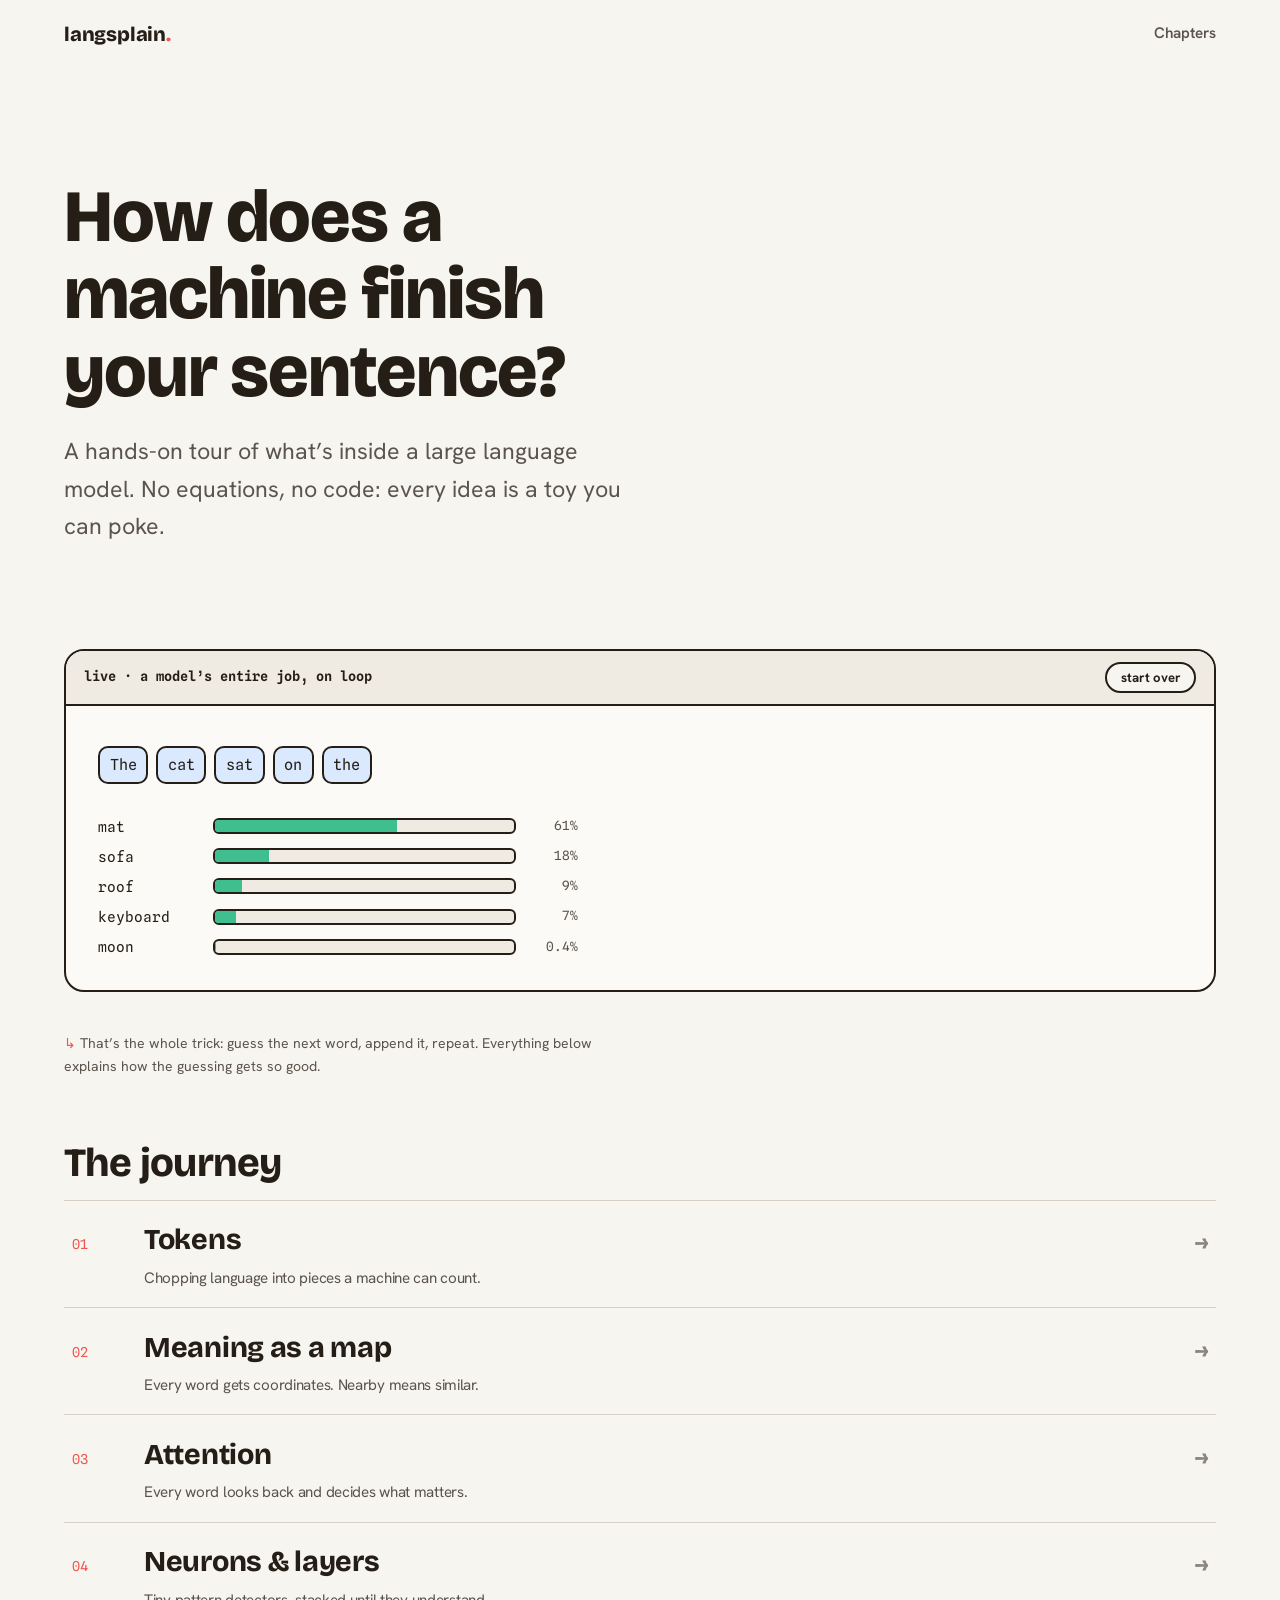
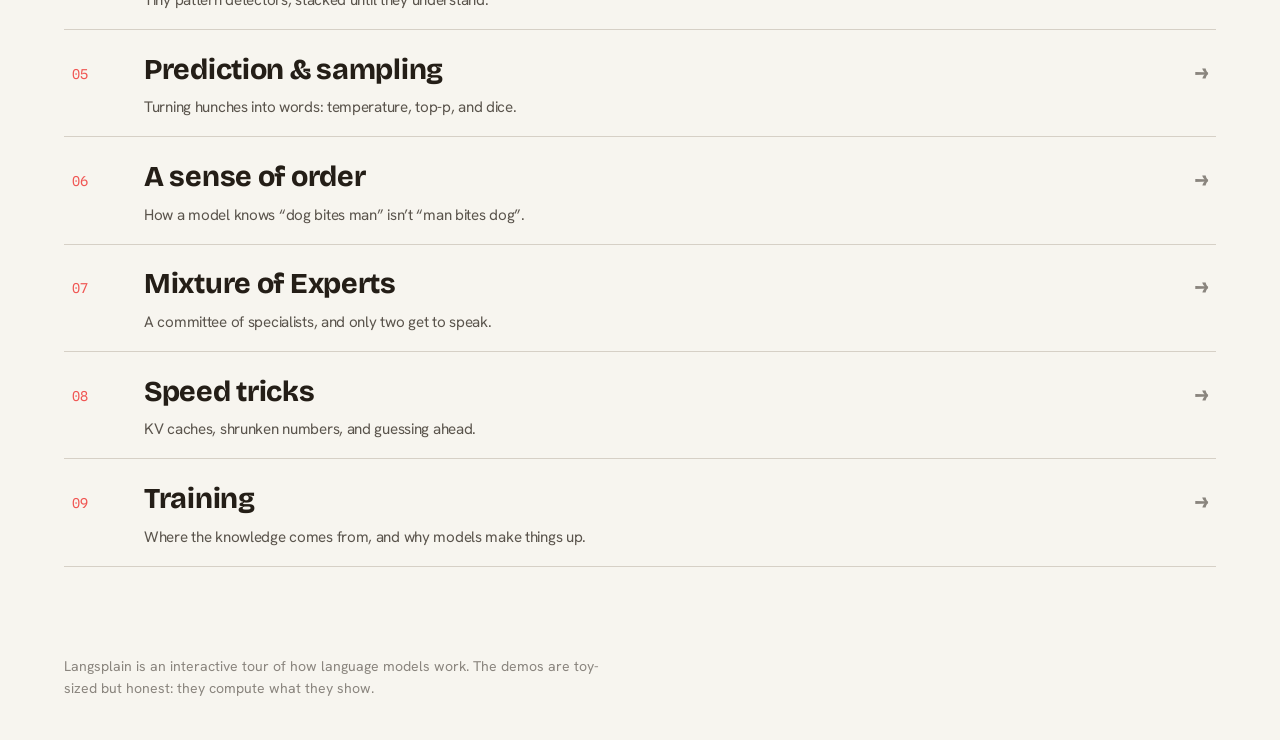
<file: index.html>
<!doctype html>
<html lang="en">
<head>
<meta charset="utf-8">
<meta name="viewport" content="width=device-width, initial-scale=1">
<title>Langsplain · how language models actually work</title>
<meta name="description" content="An interactive tour of modern LLM architecture: attention, experts, sampling and more. No math, all play.">
<link rel="preconnect" href="https://fonts.googleapis.com">
<link rel="preconnect" href="https://fonts.gstatic.com" crossorigin>
<link href="https://fonts.googleapis.com/css2?family=Bricolage+Grotesque:opsz,wght@12..96,400..800&family=Hanken+Grotesk:wght@400;600;700&family=Spline+Sans+Mono:wght@400;600&display=swap" rel="stylesheet">
<link rel="stylesheet" href="assets/css/site.css">
<link rel="icon" href="assets/favicon.svg" type="image/svg+xml">
<link rel="canonical" href="https://langsplain.com/">
<meta name="theme-color" content="#f7f4ec">
<meta property="og:type" content="website">
<meta property="og:site_name" content="Langsplain">
<meta property="og:title" content="Langsplain · how language models actually work">
<meta property="og:description" content="An interactive tour of modern LLM architecture: attention, experts, sampling and more. No math, all play.">
<meta property="og:url" content="https://langsplain.com/">
<meta property="og:image" content="https://langsplain.com/assets/og.png">
<meta property="og:image:width" content="1200">
<meta property="og:image:height" content="630">
<meta name="twitter:card" content="summary_large_image">
<meta name="twitter:title" content="Langsplain · how language models actually work">
<meta name="twitter:description" content="An interactive tour of modern LLM architecture: attention, experts, sampling and more. No math, all play.">
<meta name="twitter:image" content="https://langsplain.com/assets/og.png">
<link rel="apple-touch-icon" href="assets/apple-touch-icon.png">
<link rel="icon" type="image/png" sizes="32x32" href="assets/icon-32.png">
<style>
  .hero { padding: clamp(3rem, 9vw, 7rem) 0 clamp(2rem, 5vw, 4rem); }
  .hero h1 { max-width: 14ch; }
  .hero .lede { font-size: clamp(1.15rem, 2.4vw, 1.45rem); color: var(--ink-soft); margin-top: 1.4rem; max-width: 44ch; }

  /* Journey list */
  .journey { list-style: none; counter-reset: ch; margin-top: 1rem; }
  .journey li { counter-increment: ch; border-top: 1px solid var(--line); }
  .journey li:last-child { border-bottom: 1px solid var(--line); }
  .journey a {
    display: grid;
    grid-template-columns: 3.5rem 1fr auto;
    align-items: baseline;
    gap: 1rem;
    padding: 1.05rem 0.5rem;
    text-decoration: none;
    color: var(--ink);
    transition: background var(--t-fast) var(--ease-out), transform var(--t-med) var(--ease-out);
  }
  .journey a::before {
    content: counter(ch, decimal-leading-zero);
    font-family: var(--font-mono);
    font-size: 0.85rem;
    color: var(--coral);
  }
  .journey .t { font-family: var(--font-display); font-weight: 750; font-size: clamp(1.25rem, 3vw, 1.8rem); letter-spacing: -0.01em; }
  .journey .hook { display: block; font-size: 0.95rem; color: var(--ink-soft); font-family: var(--font-body); font-weight: 400; margin-top: 0.15rem; }
  .journey .arrow { font-family: var(--font-display); font-weight: 800; font-size: 1.3rem; color: var(--ink-faint); transition: transform var(--t-med) var(--ease-out), color var(--t-fast); }
  .journey a:hover { background: var(--marigold-tint); }
  .journey a:hover .arrow { transform: translateX(6px); color: var(--coral); }

  /* Hero demo bits */
  #hero-demo .prompt-row { display: flex; flex-wrap: wrap; gap: 0.5rem; align-items: center; min-height: 3.4rem; }
  .prob-bars { display: grid; gap: 0.45rem; margin-top: 1.4rem; max-width: 30rem; }
  .prob-bar { display: grid; grid-template-columns: 6.5rem 1fr 3.2rem; gap: 0.7rem; align-items: center; font-family: var(--font-mono); font-size: 0.9rem; }
  .prob-bar .bar { height: 16px; border: 2px solid var(--ink); border-radius: 6px; overflow: hidden; background: var(--paper-deep); }
  .prob-bar .fill { height: 100%; background: var(--mint); width: 0%; }
  .prob-bar .pct { color: var(--ink-soft); font-size: 0.8rem; text-align: right; }
  .prob-bar.winner .fill { background: var(--coral); }
</style>
</head>
<body>

<header class="wrap">
  <nav class="site-nav" aria-label="Site">
    <a class="brand" href="./">langsplain<span class="dot">.</span></a>
    <div class="nav-links">
      <a href="#journey">Chapters</a>
    </div>
  </nav>
</header>

<main class="wrap">
  <section class="hero">
    <h1>How does a machine finish your sentence?</h1>
    <p class="lede">A hands-on tour of what’s inside a large language model. No equations, no code: every idea is a toy you can poke.</p>
  </section>

  <section aria-label="Live demo: next-word prediction">
    <div class="stage">
      <div class="stage-bar">
        <span class="stage-title">live · a model’s entire job, on loop</span>
        <button class="btn small" id="hero-again">start over</button>
      </div>
      <div class="stage-body" id="hero-demo">
        <noscript><p>The demos on this site need JavaScript.</p></noscript>
      </div>
    </div>
    <p class="hint">That’s the whole trick: guess the next word, append it, repeat. Everything below explains how the guessing gets so good.</p>
  </section>

  <section class="section" id="journey" aria-labelledby="journey-title">
    <h2 id="journey-title">The journey</h2>
    <ol class="journey">
      <li><a href="tokens/"><span class="t">Tokens<span class="hook">Chopping language into pieces a machine can count.</span></span><span class="arrow">→</span></a></li>
      <li><a href="embeddings/"><span class="t">Meaning as a map<span class="hook">Every word gets coordinates. Nearby means similar.</span></span><span class="arrow">→</span></a></li>
      <li><a href="attention/"><span class="t">Attention<span class="hook">Every word looks back and decides what matters.</span></span><span class="arrow">→</span></a></li>
      <li><a href="layers/"><span class="t">Neurons &amp; layers<span class="hook">Tiny pattern detectors, stacked until they understand.</span></span><span class="arrow">→</span></a></li>
      <li><a href="prediction/"><span class="t">Prediction &amp; sampling<span class="hook">Turning hunches into words: temperature, top-p, and dice.</span></span><span class="arrow">→</span></a></li>
      <li><a href="position/"><span class="t">A sense of order<span class="hook">How a model knows “dog bites man” isn’t “man bites dog”.</span></span><span class="arrow">→</span></a></li>
      <li><a href="experts/"><span class="t">Mixture of Experts<span class="hook">A committee of specialists, and only two get to speak.</span></span><span class="arrow">→</span></a></li>
      <li><a href="speed/"><span class="t">Speed tricks<span class="hook">KV caches, shrunken numbers, and guessing ahead.</span></span><span class="arrow">→</span></a></li>
      <li><a href="training/"><span class="t">Training<span class="hook">Where the knowledge comes from, and why models make things up.</span></span><span class="arrow">→</span></a></li>
    </ol>
  </section>
</main>

<footer class="site-footer wrap">
  <p>Langsplain is an interactive tour of how language models work. The demos are toy-sized but honest: they compute what they show.</p>
</footer>

<script type="module" src="assets/js/home.js"></script>
</body>
</html>
</file>
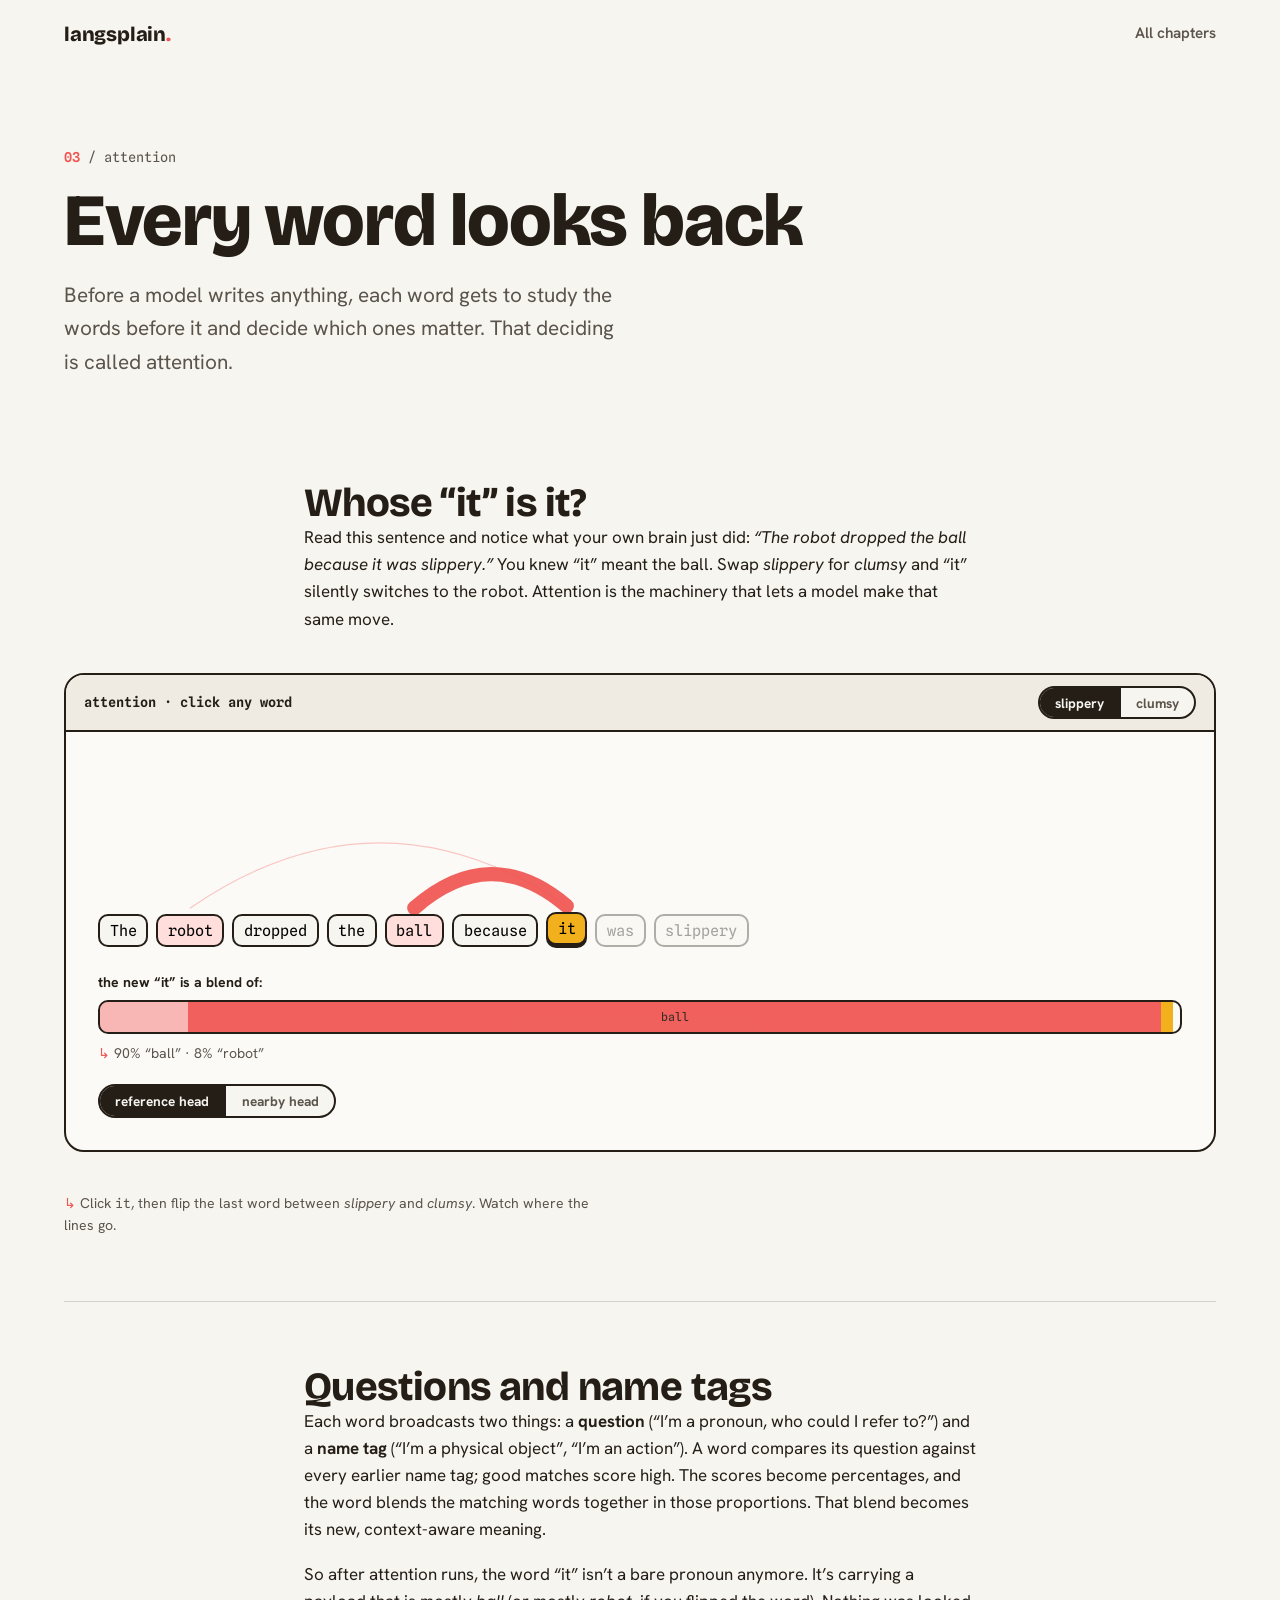
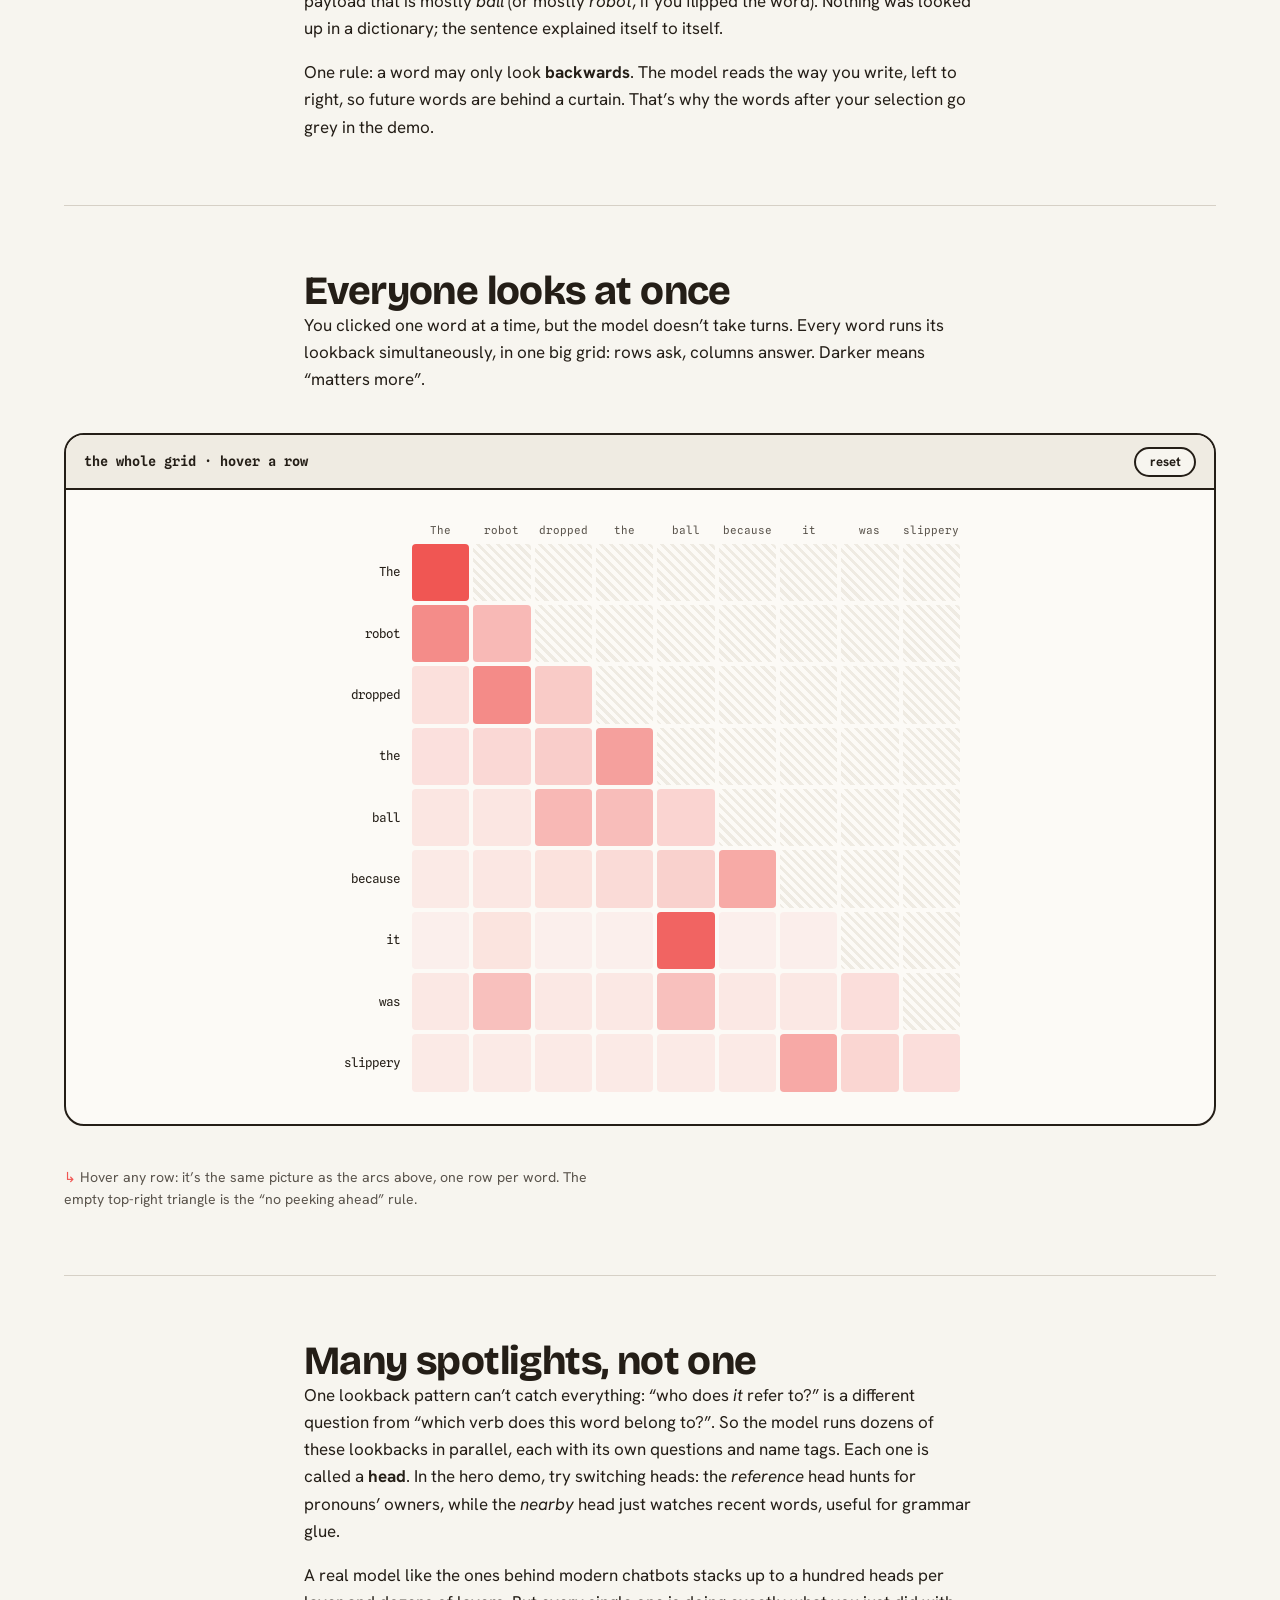
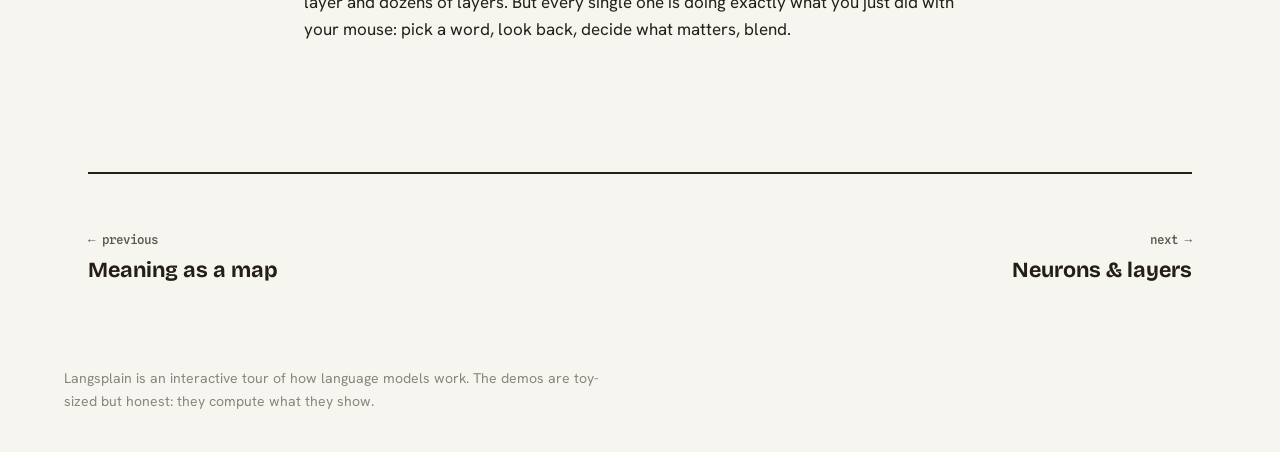
<file: attention/index.html>
<!doctype html>
<html lang="en">
<head>
<meta charset="utf-8">
<meta name="viewport" content="width=device-width, initial-scale=1">
<title>Attention · Langsplain</title>
<meta name="description" content="Play with attention: click a word and watch it decide which earlier words matter.">
<link rel="preconnect" href="https://fonts.googleapis.com">
<link rel="preconnect" href="https://fonts.gstatic.com" crossorigin>
<link href="https://fonts.googleapis.com/css2?family=Bricolage+Grotesque:opsz,wght@12..96,400..800&family=Hanken+Grotesk:wght@400;600;700&family=Spline+Sans+Mono:wght@400;600&display=swap" rel="stylesheet">
<link rel="stylesheet" href="../assets/css/site.css">
<link rel="icon" href="../assets/favicon.svg" type="image/svg+xml">
<link rel="canonical" href="https://langsplain.com/attention/">
<meta name="theme-color" content="#f7f4ec">
<meta property="og:type" content="website">
<meta property="og:site_name" content="Langsplain">
<meta property="og:title" content="Attention · Langsplain">
<meta property="og:description" content="Play with attention: click a word and watch it decide which earlier words matter.">
<meta property="og:url" content="https://langsplain.com/attention/">
<meta property="og:image" content="https://langsplain.com/assets/og.png">
<meta property="og:image:width" content="1200">
<meta property="og:image:height" content="630">
<meta name="twitter:card" content="summary_large_image">
<meta name="twitter:title" content="Attention · Langsplain">
<meta name="twitter:description" content="Play with attention: click a word and watch it decide which earlier words matter.">
<meta name="twitter:image" content="https://langsplain.com/assets/og.png">
<link rel="apple-touch-icon" href="../assets/apple-touch-icon.png">
<link rel="icon" type="image/png" sizes="32x32" href="../assets/icon-32.png">
</head>
<body>

<header class="wrap">
  <nav class="site-nav" aria-label="Site">
    <a class="brand" href="../">langsplain<span class="dot">.</span></a>
    <div class="nav-links">
      <a href="../#journey">All chapters</a>
    </div>
  </nav>
</header>

<main class="wrap">
  <header class="chapter-head">
    <p class="kicker"><b>03</b> / attention</p>
    <h1>Every word looks back</h1>
    <p class="lede">Before a model writes anything, each word gets to study the words before it and decide which ones matter. That deciding is called attention.</p>
  </header>

  <!-- ============ Hero demo: whose "it"? ============ -->
  <section class="section" aria-labelledby="demo1-title">
    <div class="prose">
      <h2 id="demo1-title">Whose “it” is it?</h2>
      <p>Read this sentence and notice what your own brain just did: <em>“The robot dropped the ball because it was slippery.”</em> You knew “it” meant the ball. Swap <em>slippery</em> for <em>clumsy</em> and “it” silently switches to the robot. Attention is the machinery that lets a model make that same move.</p>
    </div>

    <div class="stage">
      <div class="stage-bar">
        <span class="stage-title">attention · click any word</span>
        <div class="seg" role="group" aria-label="Last word of the sentence" id="adj-toggle"></div>
      </div>
      <div class="stage-body" id="hero-demo">
        <noscript><p>This demo needs JavaScript.</p></noscript>
      </div>
    </div>
    <p class="hint">Click <span class="mono">it</span>, then flip the last word between <em>slippery</em> and <em>clumsy</em>. Watch where the lines go.</p>
  </section>

  <!-- ============ How the deciding works ============ -->
  <section class="section" aria-labelledby="how-title">
    <div class="prose">
      <h2 id="how-title">Questions and name tags</h2>
      <p>Each word broadcasts two things: a <strong>question</strong> (“I’m a pronoun, who could I refer to?”) and a <strong>name tag</strong> (“I’m a physical object”, “I’m an action”). A word compares its question against every earlier name tag; good matches score high. The scores become percentages, and the word blends the matching words together in those proportions. That blend becomes its new, context-aware meaning.</p>
      <p>So after attention runs, the word “it” isn’t a bare pronoun anymore. It’s carrying a payload that is mostly <em>ball</em> (or mostly <em>robot</em>, if you flipped the word). Nothing was looked up in a dictionary; the sentence explained itself to itself.</p>
      <p>One rule: a word may only look <strong>backwards</strong>. The model reads the way you write, left to right, so future words are behind a curtain. That’s why the words after your selection go grey in the demo.</p>
    </div>
  </section>

  <!-- ============ Everyone at once ============ -->
  <section class="section" aria-labelledby="demo2-title">
    <div class="prose">
      <h2 id="demo2-title">Everyone looks at once</h2>
      <p>You clicked one word at a time, but the model doesn’t take turns. Every word runs its lookback simultaneously, in one big grid: rows ask, columns answer. Darker means “matters more”.</p>
    </div>

    <div class="stage">
      <div class="stage-bar">
        <span class="stage-title">the whole grid · hover a row</span>
        <button class="btn small" id="grid-reset">reset</button>
      </div>
      <div class="stage-body" id="grid-demo"></div>
    </div>
    <p class="hint">Hover any row: it’s the same picture as the arcs above, one row per word. The empty top-right triangle is the “no peeking ahead” rule.</p>
  </section>

  <!-- ============ Heads ============ -->
  <section class="section" aria-labelledby="heads-title">
    <div class="prose">
      <h2 id="heads-title">Many spotlights, not one</h2>
      <p>One lookback pattern can’t catch everything: “who does <em>it</em> refer to?” is a different question from “which verb does this word belong to?”. So the model runs dozens of these lookbacks in parallel, each with its own questions and name tags. Each one is called a <strong>head</strong>. In the hero demo, try switching heads: the <em>reference</em> head hunts for pronouns’ owners, while the <em>nearby</em> head just watches recent words, useful for grammar glue.</p>
      <p>A real model like the ones behind modern chatbots stacks up to a hundred heads per layer and dozens of layers. But every single one is doing exactly what you just did with your mouse: pick a word, look back, decide what matters, blend.</p>
    </div>
  </section>

  <nav class="pager wrap" aria-label="Chapters">
    <a href="../embeddings/"><span class="dir">← previous</span>Meaning as a map</a>
    <a class="next" href="../layers/"><span class="dir">next →</span>Neurons &amp; layers</a>
  </nav>
</main>

<footer class="site-footer wrap">
  <p>Langsplain is an interactive tour of how language models work. The demos are toy-sized but honest: they compute what they show.</p>
</footer>

<script type="module" src="../assets/js/attention.js"></script>
</body>
</html>
</file>
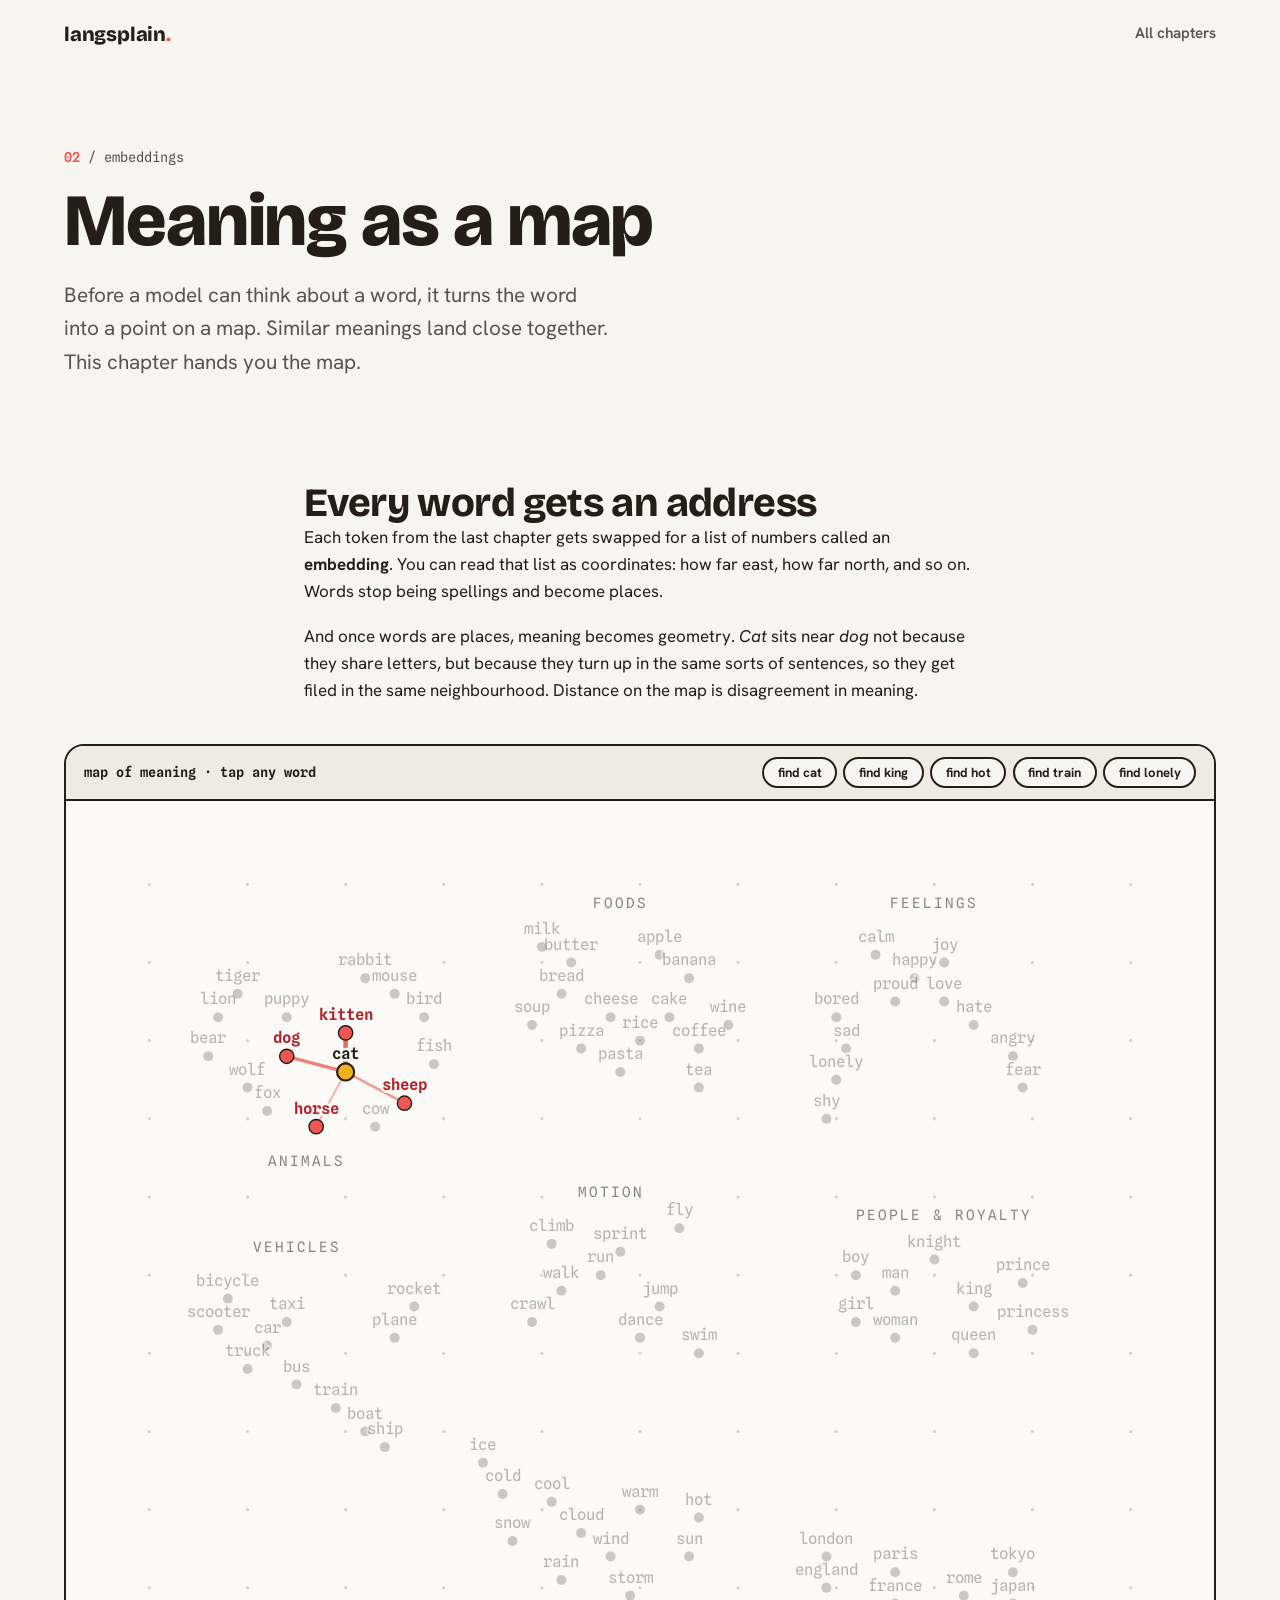
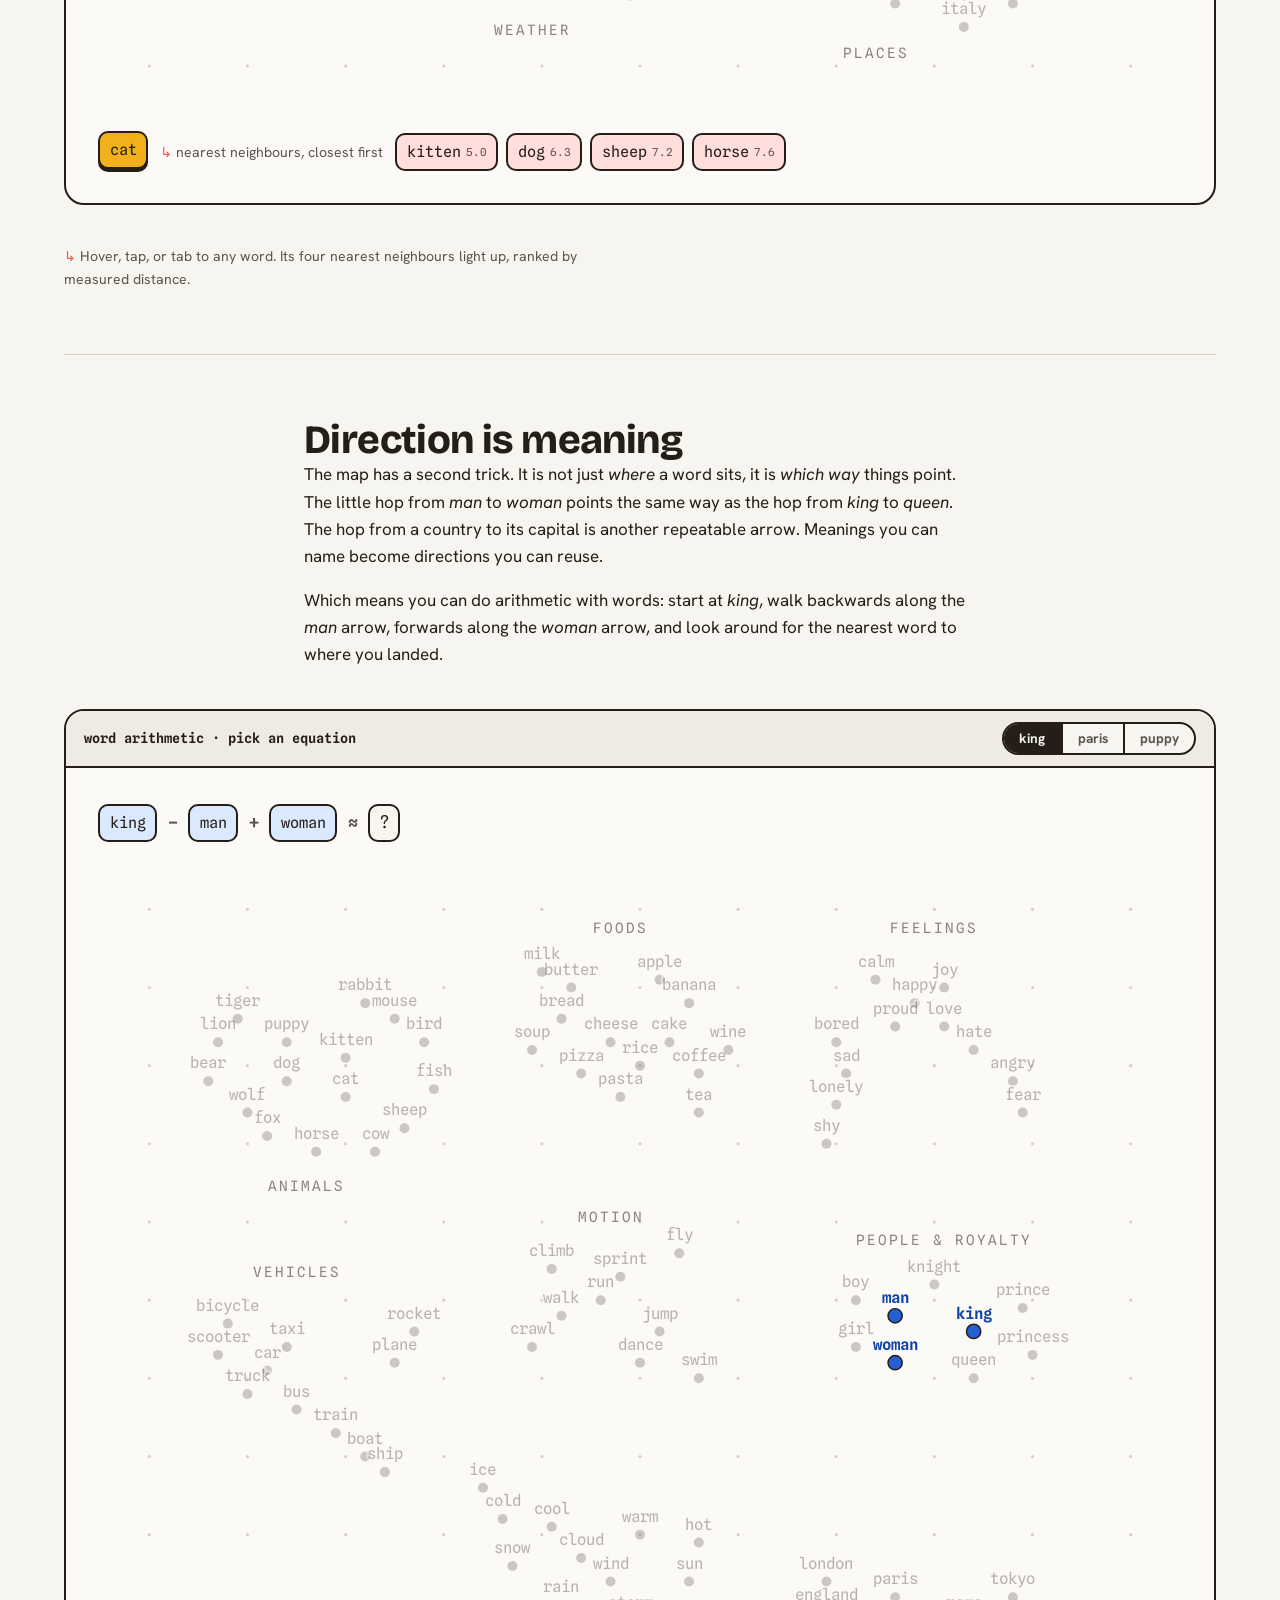
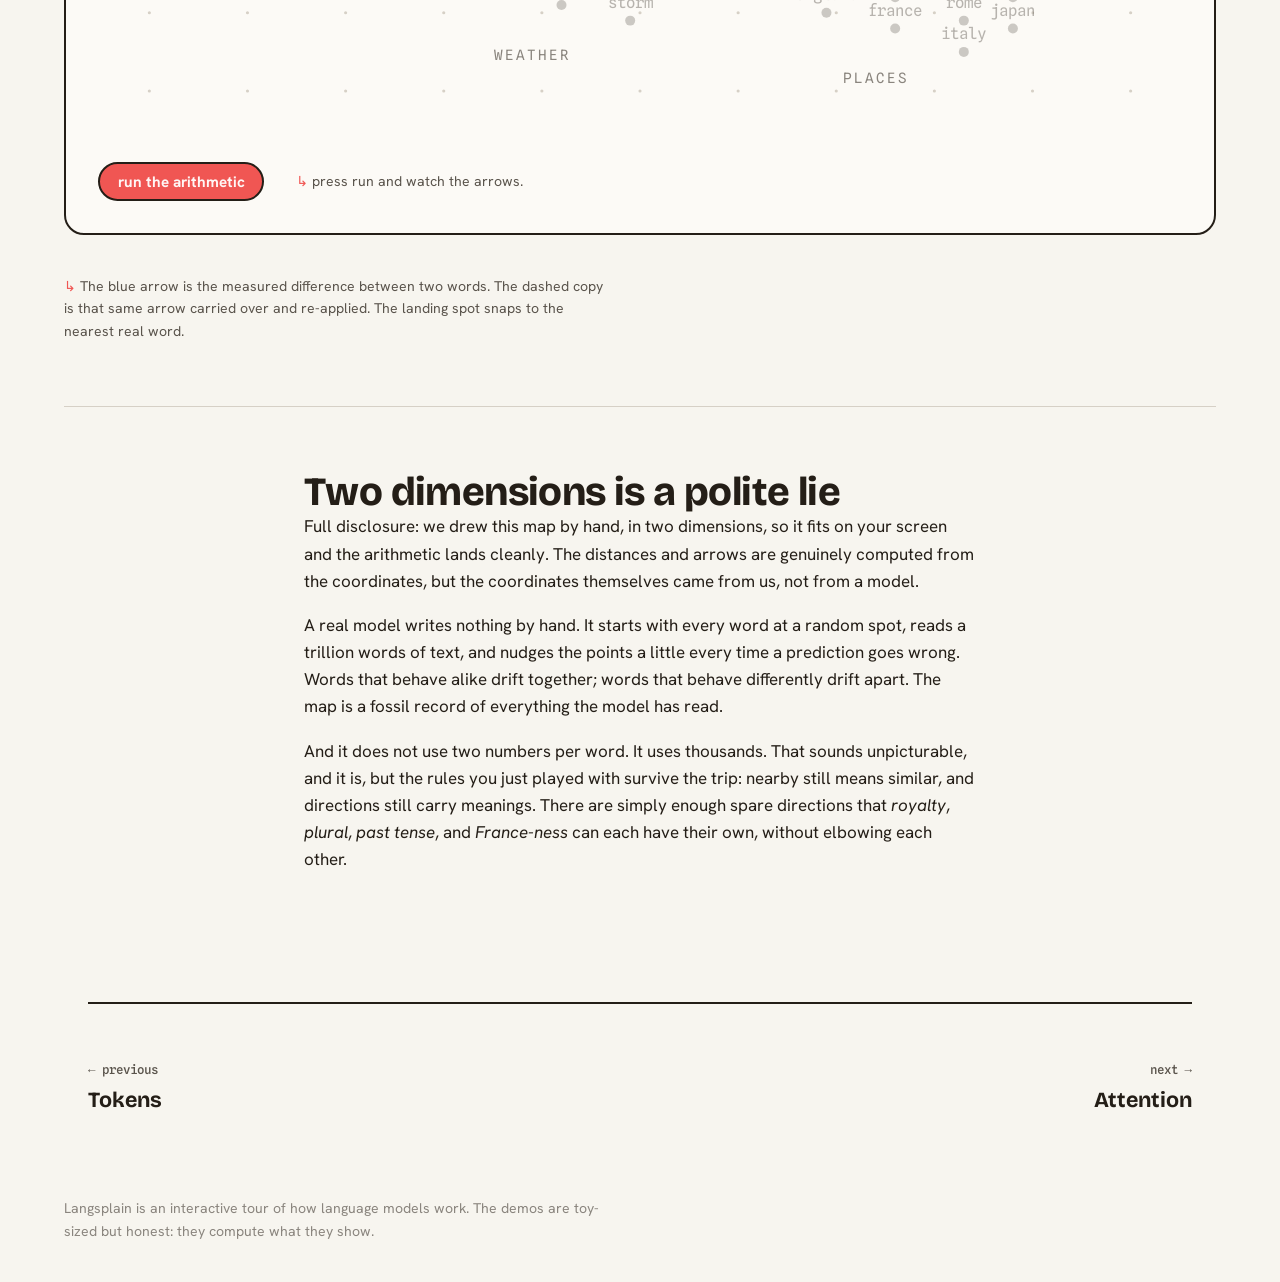
<file: embeddings/index.html>
<!doctype html>
<html lang="en">
<head>
<meta charset="utf-8">
<meta name="viewport" content="width=device-width, initial-scale=1">
<title>Embeddings · Langsplain</title>
<meta name="description" content="Play with a map of meaning: every word becomes coordinates, neighbours mean neighbours, and word arithmetic actually works.">
<link rel="preconnect" href="https://fonts.googleapis.com">
<link rel="preconnect" href="https://fonts.gstatic.com" crossorigin>
<link href="https://fonts.googleapis.com/css2?family=Bricolage+Grotesque:opsz,wght@12..96,400..800&family=Hanken+Grotesk:wght@400;600;700&family=Spline+Sans+Mono:wght@400;600&display=swap" rel="stylesheet">
<link rel="stylesheet" href="../assets/css/site.css">
<link rel="icon" href="../assets/favicon.svg" type="image/svg+xml">
<link rel="canonical" href="https://langsplain.com/embeddings/">
<meta name="theme-color" content="#f7f4ec">
<meta property="og:type" content="website">
<meta property="og:site_name" content="Langsplain">
<meta property="og:title" content="Embeddings · Langsplain">
<meta property="og:description" content="Play with a map of meaning: every word becomes coordinates, neighbours mean neighbours, and word arithmetic actually works.">
<meta property="og:url" content="https://langsplain.com/embeddings/">
<meta property="og:image" content="https://langsplain.com/assets/og.png">
<meta property="og:image:width" content="1200">
<meta property="og:image:height" content="630">
<meta name="twitter:card" content="summary_large_image">
<meta name="twitter:title" content="Embeddings · Langsplain">
<meta name="twitter:description" content="Play with a map of meaning: every word becomes coordinates, neighbours mean neighbours, and word arithmetic actually works.">
<meta name="twitter:image" content="https://langsplain.com/assets/og.png">
<link rel="apple-touch-icon" href="../assets/apple-touch-icon.png">
<link rel="icon" type="image/png" sizes="32x32" href="../assets/icon-32.png">
<style>
  /* Chapter-specific styles, built from the shared custom properties */
  .map-scroll { overflow-x: auto; }
  .map-svg { display: block; width: 100%; min-width: 620px; height: auto; }

  .map-svg .cluster-label {
    font-family: var(--font-mono);
    font-size: 10px;
    letter-spacing: 0.14em;
    text-transform: uppercase;
    fill: var(--ink-faint);
  }
  .map-svg .word { cursor: default; }
  .map-svg .word.tappable { cursor: pointer; }
  .map-svg .word .dot {
    fill: var(--ink-faint);
    stroke: none;
    r: 3.5px;
    transition: r var(--t-fast) var(--ease-out), fill var(--t-fast) var(--ease-out);
  }
  .map-svg .word .wlabel {
    font-family: var(--font-mono);
    font-size: 11px;
    fill: var(--ink-soft);
    text-anchor: middle;
    paint-order: stroke;
    stroke: oklch(0.985 0.006 85);
    stroke-width: 3.5px;
    stroke-linejoin: round;
    transition: fill var(--t-fast) var(--ease-out);
  }
  .map-svg .word { transition: opacity var(--t-med) var(--ease-out); }
  .map-svg.has-sel .word:not(.sel):not(.nbr):not(.op):not(.ans) { opacity: 0.42; }

  .map-svg .word.tappable:hover .dot,
  .map-svg .word.tappable:focus-visible .dot { fill: var(--marigold); r: 5.5px; stroke: var(--ink); stroke-width: 1.5px; }
  .map-svg .word:focus-visible { outline: none; }
  .map-svg .word:focus-visible .wlabel { fill: var(--ink); font-weight: 600; }
  .map-svg .word:focus-visible .halo { stroke: var(--cobalt); stroke-width: 2px; fill: none; opacity: 1; }

  .map-svg .word.sel .dot { fill: var(--marigold); r: 6px; stroke: var(--ink); stroke-width: 1.5px; }
  .map-svg .word.sel .wlabel { fill: var(--ink); font-weight: 600; }
  .map-svg .word.nbr .dot { fill: var(--coral); r: 5px; stroke: var(--ink); stroke-width: 1px; }
  .map-svg .word.nbr .wlabel { fill: var(--coral-deep); font-weight: 600; }
  .map-svg .word.op .dot { fill: var(--cobalt); r: 5px; stroke: var(--ink); stroke-width: 1px; }
  .map-svg .word.op .wlabel { fill: var(--cobalt-deep); font-weight: 600; }
  .map-svg .word.ans .dot { fill: var(--mint); r: 6px; stroke: var(--ink); stroke-width: 1.5px; }
  .map-svg .word.ans .wlabel { fill: var(--mint-deep); font-weight: 600; }

  .nbr-line {
    stroke: var(--coral);
    fill: none;
    stroke-linecap: round;
    transition: stroke-dashoffset var(--t-slow) var(--ease-out);
  }
  .vec-line { fill: none; stroke-linecap: round; }

  .stage-bar .presets { display: flex; flex-wrap: wrap; gap: 0.4rem; justify-content: flex-end; }

  .nbr-panel { margin-top: 1rem; }
  .nbr-panel .token small {
    font-family: var(--font-mono);
    font-weight: 400;
    font-size: 0.72em;
    color: var(--ink-soft);
    margin-left: 0.45em;
  }
  .eq-row { margin-block: 0.25rem 1rem; font-family: var(--font-mono); font-size: 1.05rem; }
  .eq-row .sign { padding-inline: 0.15rem; color: var(--ink-soft); font-weight: 600; }
</style>
</head>
<body>

<header class="wrap">
  <nav class="site-nav" aria-label="Site">
    <a class="brand" href="../">langsplain<span class="dot">.</span></a>
    <div class="nav-links">
      <a href="../#journey">All chapters</a>
    </div>
  </nav>
</header>

<main class="wrap">
  <header class="chapter-head">
    <p class="kicker"><b>02</b> / embeddings</p>
    <h1>Meaning as a map</h1>
    <p class="lede">Before a model can think about a word, it turns the word into a point on a map. Similar meanings land close together. This chapter hands you the map.</p>
  </header>

  <!-- ============ Hero demo: the map of meaning ============ -->
  <section class="section" aria-labelledby="demo1-title">
    <div class="prose">
      <h2 id="demo1-title">Every word gets an address</h2>
      <p>Each token from the last chapter gets swapped for a list of numbers called an <strong>embedding</strong>. You can read that list as coordinates: how far east, how far north, and so on. Words stop being spellings and become places.</p>
      <p>And once words are places, meaning becomes geometry. <em>Cat</em> sits near <em>dog</em> not because they share letters, but because they turn up in the same sorts of sentences, so they get filed in the same neighbourhood. Distance on the map is disagreement in meaning.</p>
    </div>

    <div class="stage">
      <div class="stage-bar">
        <span class="stage-title">map of meaning · tap any word</span>
        <div class="presets" role="group" aria-label="Jump to a word" id="preset-row"></div>
      </div>
      <div class="stage-body">
        <div class="map-scroll" id="hero-map">
          <noscript><p>This demo needs JavaScript.</p></noscript>
        </div>
        <div class="nbr-panel" id="nbr-panel" aria-live="polite"></div>
      </div>
    </div>
    <p class="hint">Hover, tap, or tab to any word. Its four nearest neighbours light up, ranked by measured distance.</p>
  </section>

  <!-- ============ Direction is meaning ============ -->
  <section class="section" aria-labelledby="demo2-title">
    <div class="prose">
      <h2 id="demo2-title">Direction is meaning</h2>
      <p>The map has a second trick. It is not just <em>where</em> a word sits, it is <em>which way</em> things point. The little hop from <em>man</em> to <em>woman</em> points the same way as the hop from <em>king</em> to <em>queen</em>. The hop from a country to its capital is another repeatable arrow. Meanings you can name become directions you can reuse.</p>
      <p>Which means you can do arithmetic with words: start at <em>king</em>, walk backwards along the <em>man</em> arrow, forwards along the <em>woman</em> arrow, and look around for the nearest word to where you landed.</p>
    </div>

    <div class="stage">
      <div class="stage-bar">
        <span class="stage-title">word arithmetic · pick an equation</span>
        <div class="seg" role="group" aria-label="Choose an equation" id="eq-seg"></div>
      </div>
      <div class="stage-body">
        <div class="token-row eq-row" id="eq-chips" role="group"></div>
        <div class="map-scroll" id="math-map"></div>
        <div class="controls-row" style="align-items:center;">
          <button class="btn primary" id="eq-run">run the arithmetic</button>
          <p class="hint" id="eq-result" aria-live="polite" style="margin:0;">press run and watch the arrows.</p>
        </div>
      </div>
    </div>
    <p class="hint">The blue arrow is the measured difference between two words. The dashed copy is that same arrow carried over and re-applied. The landing spot snaps to the nearest real word.</p>
  </section>

  <!-- ============ The confession ============ -->
  <section class="section" aria-labelledby="honest-title">
    <div class="prose">
      <h2 id="honest-title">Two dimensions is a polite lie</h2>
      <p>Full disclosure: we drew this map by hand, in two dimensions, so it fits on your screen and the arithmetic lands cleanly. The distances and arrows are genuinely computed from the coordinates, but the coordinates themselves came from us, not from a model.</p>
      <p>A real model writes nothing by hand. It starts with every word at a random spot, reads a trillion words of text, and nudges the points a little every time a prediction goes wrong. Words that behave alike drift together; words that behave differently drift apart. The map is a fossil record of everything the model has read.</p>
      <p>And it does not use two numbers per word. It uses thousands. That sounds unpicturable, and it is, but the rules you just played with survive the trip: nearby still means similar, and directions still carry meanings. There are simply enough spare directions that <em>royalty</em>, <em>plural</em>, <em>past tense</em>, and <em>France-ness</em> can each have their own, without elbowing each other.</p>
    </div>
  </section>

  <nav class="pager wrap" aria-label="Chapters">
    <a href="../tokens/"><span class="dir">← previous</span>Tokens</a>
    <a class="next" href="../attention/"><span class="dir">next →</span>Attention</a>
  </nav>
</main>

<footer class="site-footer wrap">
  <p>Langsplain is an interactive tour of how language models work. The demos are toy-sized but honest: they compute what they show.</p>
</footer>

<script type="module" src="../assets/js/embeddings.js"></script>
</body>
</html>
</file>
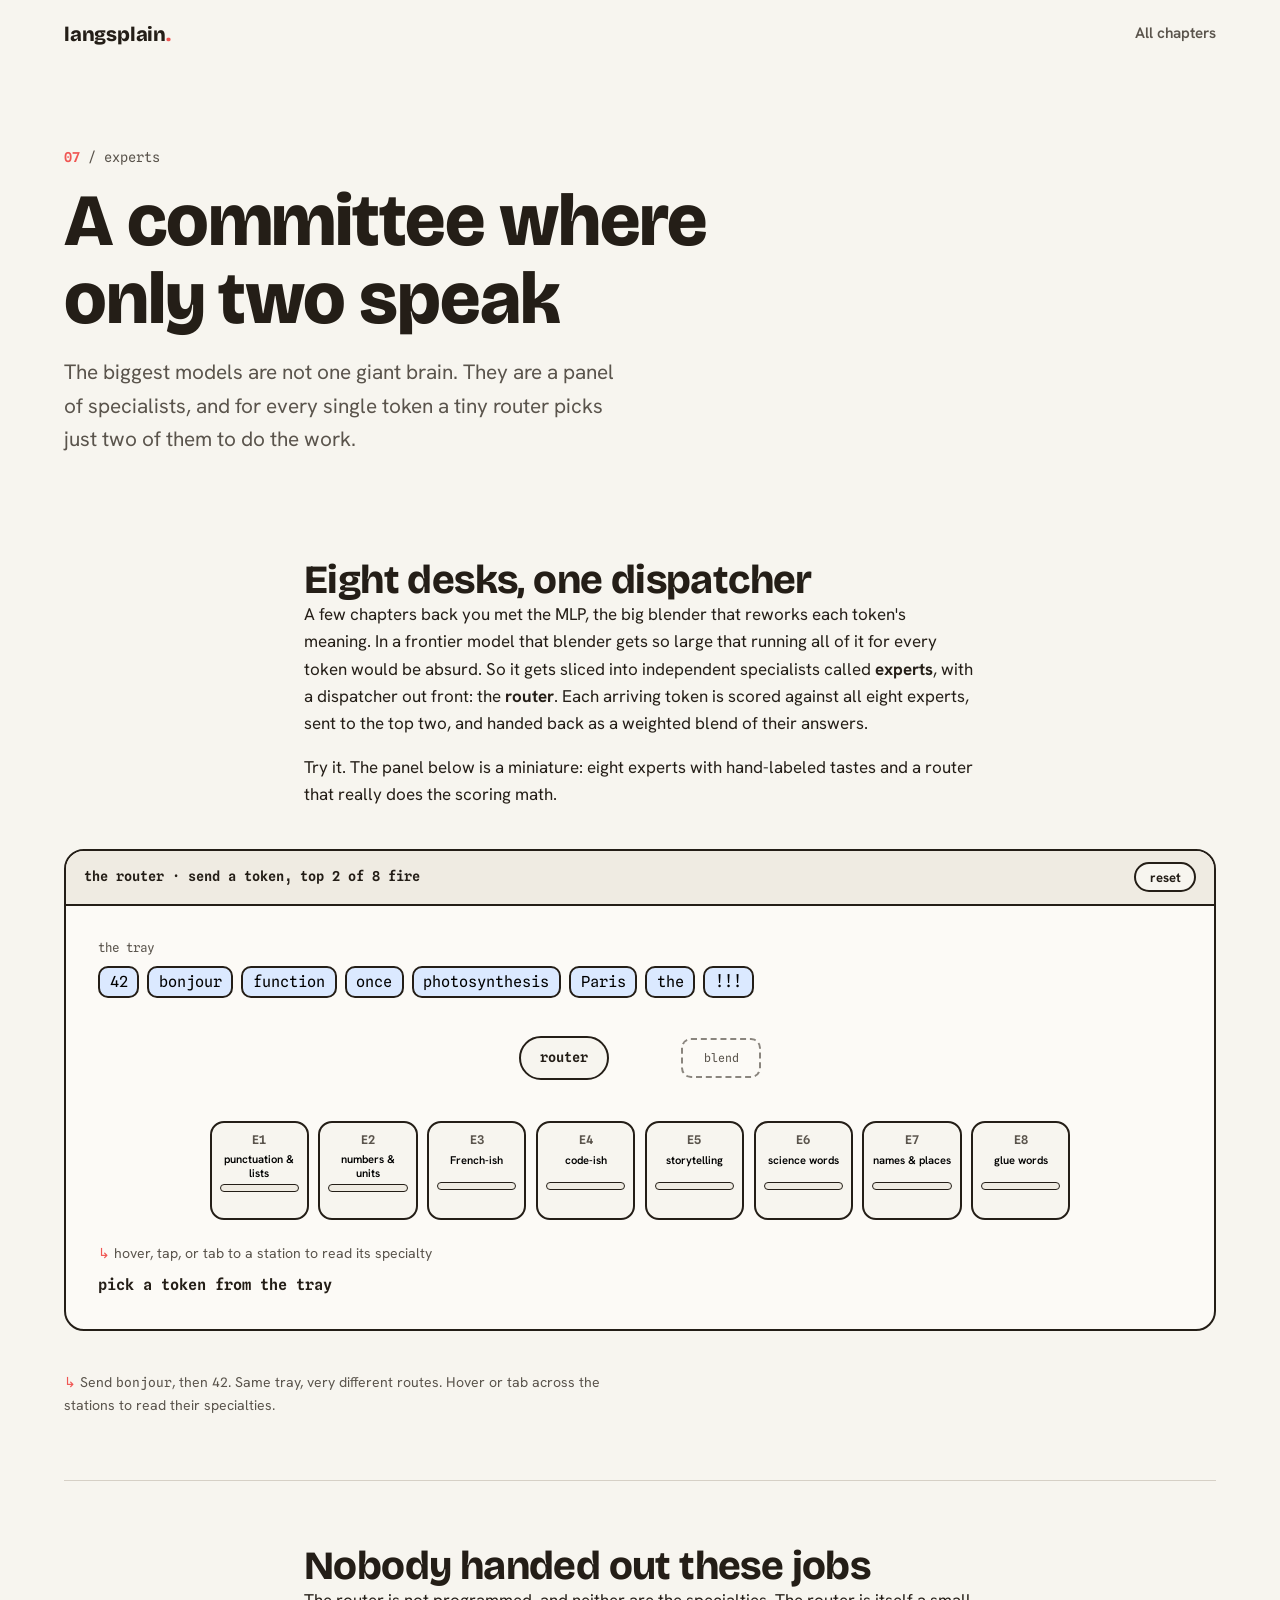
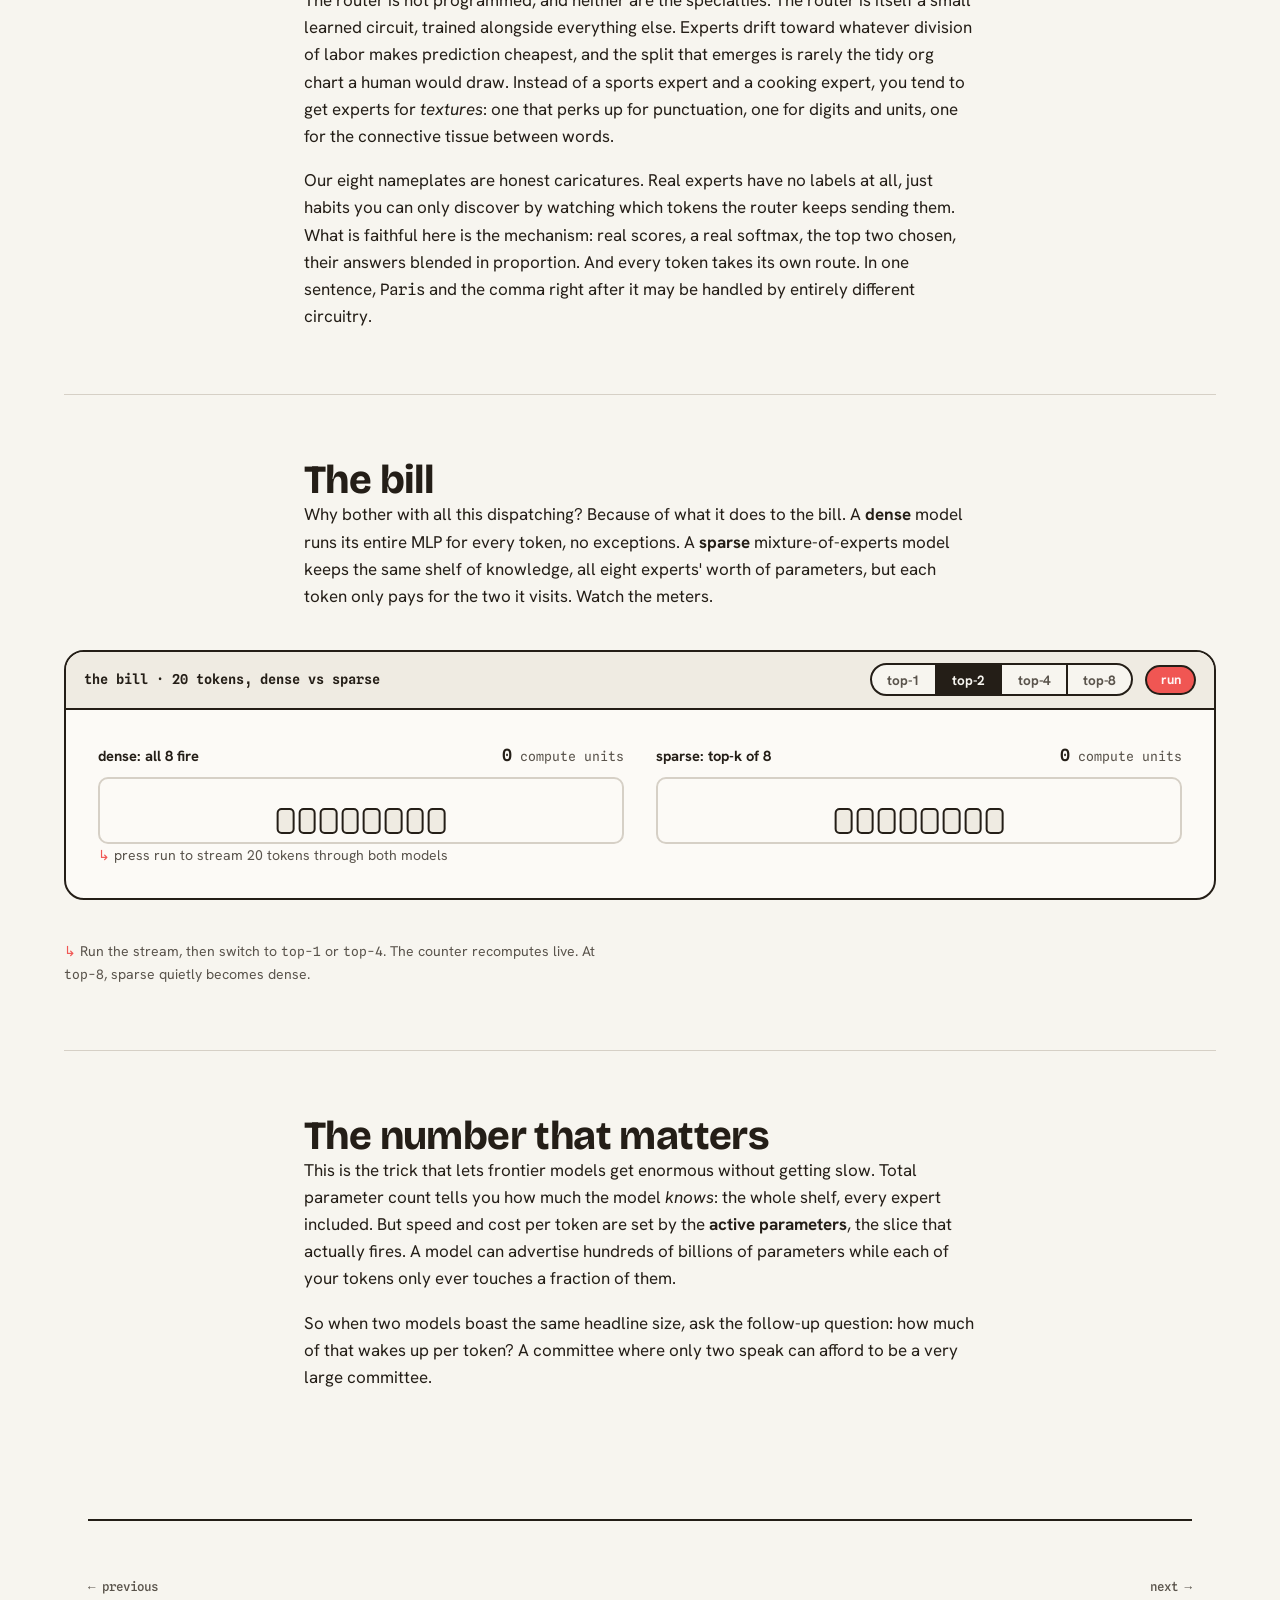
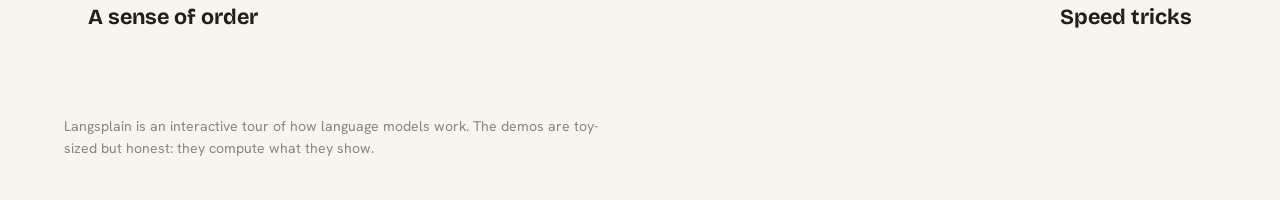
<file: experts/index.html>
<!doctype html>
<html lang="en">
<head>
<meta charset="utf-8">
<meta name="viewport" content="width=device-width, initial-scale=1">
<title>Experts · Langsplain</title>
<meta name="description" content="Mixture of Experts: send a token to the router and watch it pick just two specialists out of eight, then compare the compute bill.">
<link rel="preconnect" href="https://fonts.googleapis.com">
<link rel="preconnect" href="https://fonts.gstatic.com" crossorigin>
<link href="https://fonts.googleapis.com/css2?family=Bricolage+Grotesque:opsz,wght@12..96,400..800&family=Hanken+Grotesk:wght@400;600;700&family=Spline+Sans+Mono:wght@400;600&display=swap" rel="stylesheet">
<link rel="stylesheet" href="../assets/css/site.css">
<link rel="icon" href="../assets/favicon.svg" type="image/svg+xml">
<link rel="canonical" href="https://langsplain.com/experts/">
<meta name="theme-color" content="#f7f4ec">
<meta property="og:type" content="website">
<meta property="og:site_name" content="Langsplain">
<meta property="og:title" content="Experts · Langsplain">
<meta property="og:description" content="Mixture of Experts: send a token to the router and watch it pick just two specialists out of eight, then compare the compute bill.">
<meta property="og:url" content="https://langsplain.com/experts/">
<meta property="og:image" content="https://langsplain.com/assets/og.png">
<meta property="og:image:width" content="1200">
<meta property="og:image:height" content="630">
<meta name="twitter:card" content="summary_large_image">
<meta name="twitter:title" content="Experts · Langsplain">
<meta name="twitter:description" content="Mixture of Experts: send a token to the router and watch it pick just two specialists out of eight, then compare the compute bill.">
<meta name="twitter:image" content="https://langsplain.com/assets/og.png">
<link rel="apple-touch-icon" href="../assets/apple-touch-icon.png">
<link rel="icon" type="image/png" sizes="32x32" href="../assets/icon-32.png">
<style>
  /* Chapter-specific styles */
  :root {
    --moe-station-w: 6.2rem;
  }

  /* ----- Hero: the router ----- */
  .moe-tray-label {
    font-family: var(--font-mono);
    font-size: 0.78rem;
    color: var(--ink-soft);
    margin-bottom: 0.5rem;
  }
  .moe-arena { position: relative; margin-top: 2rem; }
  .moe-overlay {
    position: absolute; inset: 0;
    width: 100%; height: 100%;
    pointer-events: none;
    overflow: visible;
  }
  .moe-hub {
    display: flex;
    justify-content: center;
    align-items: center;
    gap: clamp(2rem, 8vw, 4.5rem);
    padding: 0.4rem 0 2.6rem;
  }
  .moe-router {
    font-size: 0.85rem;
    font-weight: 600;
    padding: 0.55rem 1.2rem;
    border: var(--border-toy);
    border-radius: 999px;
    background: var(--paper);
    transition: background var(--t-med) var(--ease-out), box-shadow var(--t-med) var(--ease-out);
  }
  .moe-router.thinking { background: var(--coral-tint); box-shadow: 0 3px 0 var(--ink); }
  .moe-outlet {
    min-width: 5rem; height: 2.5rem;
    display: grid; place-items: center;
    border: 2px dashed var(--ink-faint);
    border-radius: var(--r-chip);
    transition: border-color var(--t-med) var(--ease-out), background var(--t-med) var(--ease-out);
  }
  .moe-outlet.filled { border-color: var(--mint); border-style: solid; background: var(--mint-tint); }
  .moe-outlet-label { font-size: 0.72rem; color: var(--ink-soft); }
  .moe-experts {
    display: flex;
    flex-wrap: wrap;
    justify-content: center;
    gap: 0.6rem;
  }
  .moe-expert {
    display: grid;
    gap: 0.28rem;
    width: var(--moe-station-w);
    padding: 0.55rem 0.5rem 0.5rem;
    border: var(--border-toy);
    border-radius: 14px;
    background: var(--paper);
    font-family: var(--font-body);
    text-align: center;
    cursor: pointer;
    transition: box-shadow var(--t-med) var(--ease-out), background var(--t-fast) var(--ease-out), transform var(--t-fast) var(--ease-out);
  }
  .moe-expert:hover { background: var(--marigold-tint); transform: translateY(-1px); }
  .moe-expert.chosen { box-shadow: 0 0 0 3px var(--coral); }
  .moe-expert.visited { background: var(--marigold); }
  .moe-exnum { font-size: 0.75rem; font-weight: 600; color: var(--ink-soft); }
  .moe-exname { font-size: 0.7rem; line-height: 1.25; font-weight: 600; min-height: 2.1em; }
  .moe-gauge {
    height: 8px;
    border: 1.5px solid var(--ink);
    border-radius: 999px;
    overflow: hidden;
    background: var(--paper-deep);
  }
  .moe-gauge-fill { height: 100%; width: 0%; background: var(--coral); }
  .moe-pct { font-size: 0.68rem; color: var(--coral-deep); min-height: 1.1em; }
  .moe-chip {
    position: absolute;
    left: 0; top: 0;
    opacity: 0;
    pointer-events: none;
    z-index: 2;
    box-shadow: 0 3px 0 var(--ink);
  }
  .moe-whoami { margin-top: 1.4rem; min-height: 1.5em; }
  .moe-readout { margin-top: 0.5rem; font-size: 0.95rem; font-weight: 600; min-height: 1.6em; }

  /* ----- The bill: dense vs sparse ----- */
  .bill-lanes {
    display: grid;
    grid-template-columns: 1fr 1fr;
    gap: 1.5rem 2rem;
  }
  @media (max-width: 44rem) { .bill-lanes { grid-template-columns: 1fr; } }
  .bill-head {
    display: flex;
    justify-content: space-between;
    align-items: baseline;
    gap: 0.75rem;
  }
  .bill-title { font-weight: 700; font-size: 0.92rem; }
  .bill-units { font-size: 0.82rem; color: var(--ink-soft); }
  .bill-count { font-weight: 600; color: var(--ink); font-size: 1.05rem; }
  .bill-strip {
    position: relative;
    height: 4.2rem;
    margin-top: 0.5rem;
    border: 2px solid var(--line);
    border-radius: var(--r-chip);
    overflow: hidden;
    background: oklch(0.985 0.006 85);
  }
  .bill-bank {
    position: absolute;
    left: 50%; bottom: 0.5rem;
    transform: translateX(-50%);
    display: flex;
    gap: 4px;
  }
  .bill-cell {
    width: 1.1rem; height: 1.6rem;
    border: 2px solid var(--ink);
    border-radius: 5px;
    background: var(--paper-deep);
    transition: background 120ms var(--ease-out);
  }
  .bill-cell.on { background: var(--coral); }
  .bill-dot {
    position: absolute;
    left: 0; top: 0.5rem;
    width: 10px; height: 10px;
    border-radius: 50%;
    background: var(--cobalt);
    border: 1.5px solid var(--ink);
    will-change: transform;
  }
</style>
</head>
<body>

<header class="wrap">
  <nav class="site-nav" aria-label="Site">
    <a class="brand" href="../">langsplain<span class="dot">.</span></a>
    <div class="nav-links">
      <a href="../#journey">All chapters</a>
    </div>
  </nav>
</header>

<main class="wrap">
  <header class="chapter-head">
    <p class="kicker"><b>07</b> / experts</p>
    <h1>A committee where only two speak</h1>
    <p class="lede">The biggest models are not one giant brain. They are a panel of specialists, and for every single token a tiny router picks just two of them to do the work.</p>
  </header>

  <!-- ============ Hero demo: the router ============ -->
  <section class="section" aria-labelledby="demo1-title">
    <div class="prose">
      <h2 id="demo1-title">Eight desks, one dispatcher</h2>
      <p>A few chapters back you met the MLP, the big blender that reworks each token's meaning. In a frontier model that blender gets so large that running all of it for every token would be absurd. So it gets sliced into independent specialists called <strong>experts</strong>, with a dispatcher out front: the <strong>router</strong>. Each arriving token is scored against all eight experts, sent to the top two, and handed back as a weighted blend of their answers.</p>
      <p>Try it. The panel below is a miniature: eight experts with hand-labeled tastes and a router that really does the scoring math.</p>
    </div>

    <div class="stage">
      <div class="stage-bar">
        <span class="stage-title">the router · send a token, top 2 of 8 fire</span>
        <button class="btn small" id="router-reset">reset</button>
      </div>
      <div class="stage-body" id="router-demo">
        <noscript><p>This demo needs JavaScript.</p></noscript>
      </div>
    </div>
    <p class="hint">Send <span class="mono">bonjour</span>, then <span class="mono">42</span>. Same tray, very different routes. Hover or tab across the stations to read their specialties.</p>
  </section>

  <!-- ============ The router is learned ============ -->
  <section class="section" aria-labelledby="learned-title">
    <div class="prose">
      <h2 id="learned-title">Nobody handed out these jobs</h2>
      <p>The router is not programmed, and neither are the specialties. The router is itself a small learned circuit, trained alongside everything else. Experts drift toward whatever division of labor makes prediction cheapest, and the split that emerges is rarely the tidy org chart a human would draw. Instead of a sports expert and a cooking expert, you tend to get experts for <em>textures</em>: one that perks up for punctuation, one for digits and units, one for the connective tissue between words.</p>
      <p>Our eight nameplates are honest caricatures. Real experts have no labels at all, just habits you can only discover by watching which tokens the router keeps sending them. What is faithful here is the mechanism: real scores, a real softmax, the top two chosen, their answers blended in proportion. And every token takes its own route. In one sentence, <span class="mono">Paris</span> and the comma right after it may be handled by entirely different circuitry.</p>
    </div>
  </section>

  <!-- ============ The bill ============ -->
  <section class="section" aria-labelledby="demo2-title">
    <div class="prose">
      <h2 id="demo2-title">The bill</h2>
      <p>Why bother with all this dispatching? Because of what it does to the bill. A <strong>dense</strong> model runs its entire MLP for every token, no exceptions. A <strong>sparse</strong> mixture-of-experts model keeps the same shelf of knowledge, all eight experts' worth of parameters, but each token only pays for the two it visits. Watch the meters.</p>
    </div>

    <div class="stage">
      <div class="stage-bar">
        <span class="stage-title">the bill · 20 tokens, dense vs sparse</span>
        <div style="display:flex; gap:0.75rem; align-items:center;">
          <div class="seg" role="group" aria-label="How many experts fire per token" id="k-seg"></div>
          <button class="btn small primary" id="bill-run">run</button>
        </div>
      </div>
      <div class="stage-body" id="bill-demo">
        <noscript><p>This demo needs JavaScript.</p></noscript>
      </div>
    </div>
    <p class="hint">Run the stream, then switch to <span class="mono">top-1</span> or <span class="mono">top-4</span>. The counter recomputes live. At <span class="mono">top-8</span>, sparse quietly becomes dense.</p>
  </section>

  <!-- ============ Active parameters ============ -->
  <section class="section" aria-labelledby="active-title">
    <div class="prose">
      <h2 id="active-title">The number that matters</h2>
      <p>This is the trick that lets frontier models get enormous without getting slow. Total parameter count tells you how much the model <em>knows</em>: the whole shelf, every expert included. But speed and cost per token are set by the <strong>active parameters</strong>, the slice that actually fires. A model can advertise hundreds of billions of parameters while each of your tokens only ever touches a fraction of them.</p>
      <p>So when two models boast the same headline size, ask the follow-up question: how much of that wakes up per token? A committee where only two speak can afford to be a very large committee.</p>
    </div>
  </section>

  <nav class="pager wrap" aria-label="Chapters">
    <a href="../position/"><span class="dir">← previous</span>A sense of order</a>
    <a class="next" href="../speed/"><span class="dir">next →</span>Speed tricks</a>
  </nav>
</main>

<footer class="site-footer wrap">
  <p>Langsplain is an interactive tour of how language models work. The demos are toy-sized but honest: they compute what they show.</p>
</footer>

<script type="module" src="../assets/js/experts.js"></script>
</body>
</html>
</file>
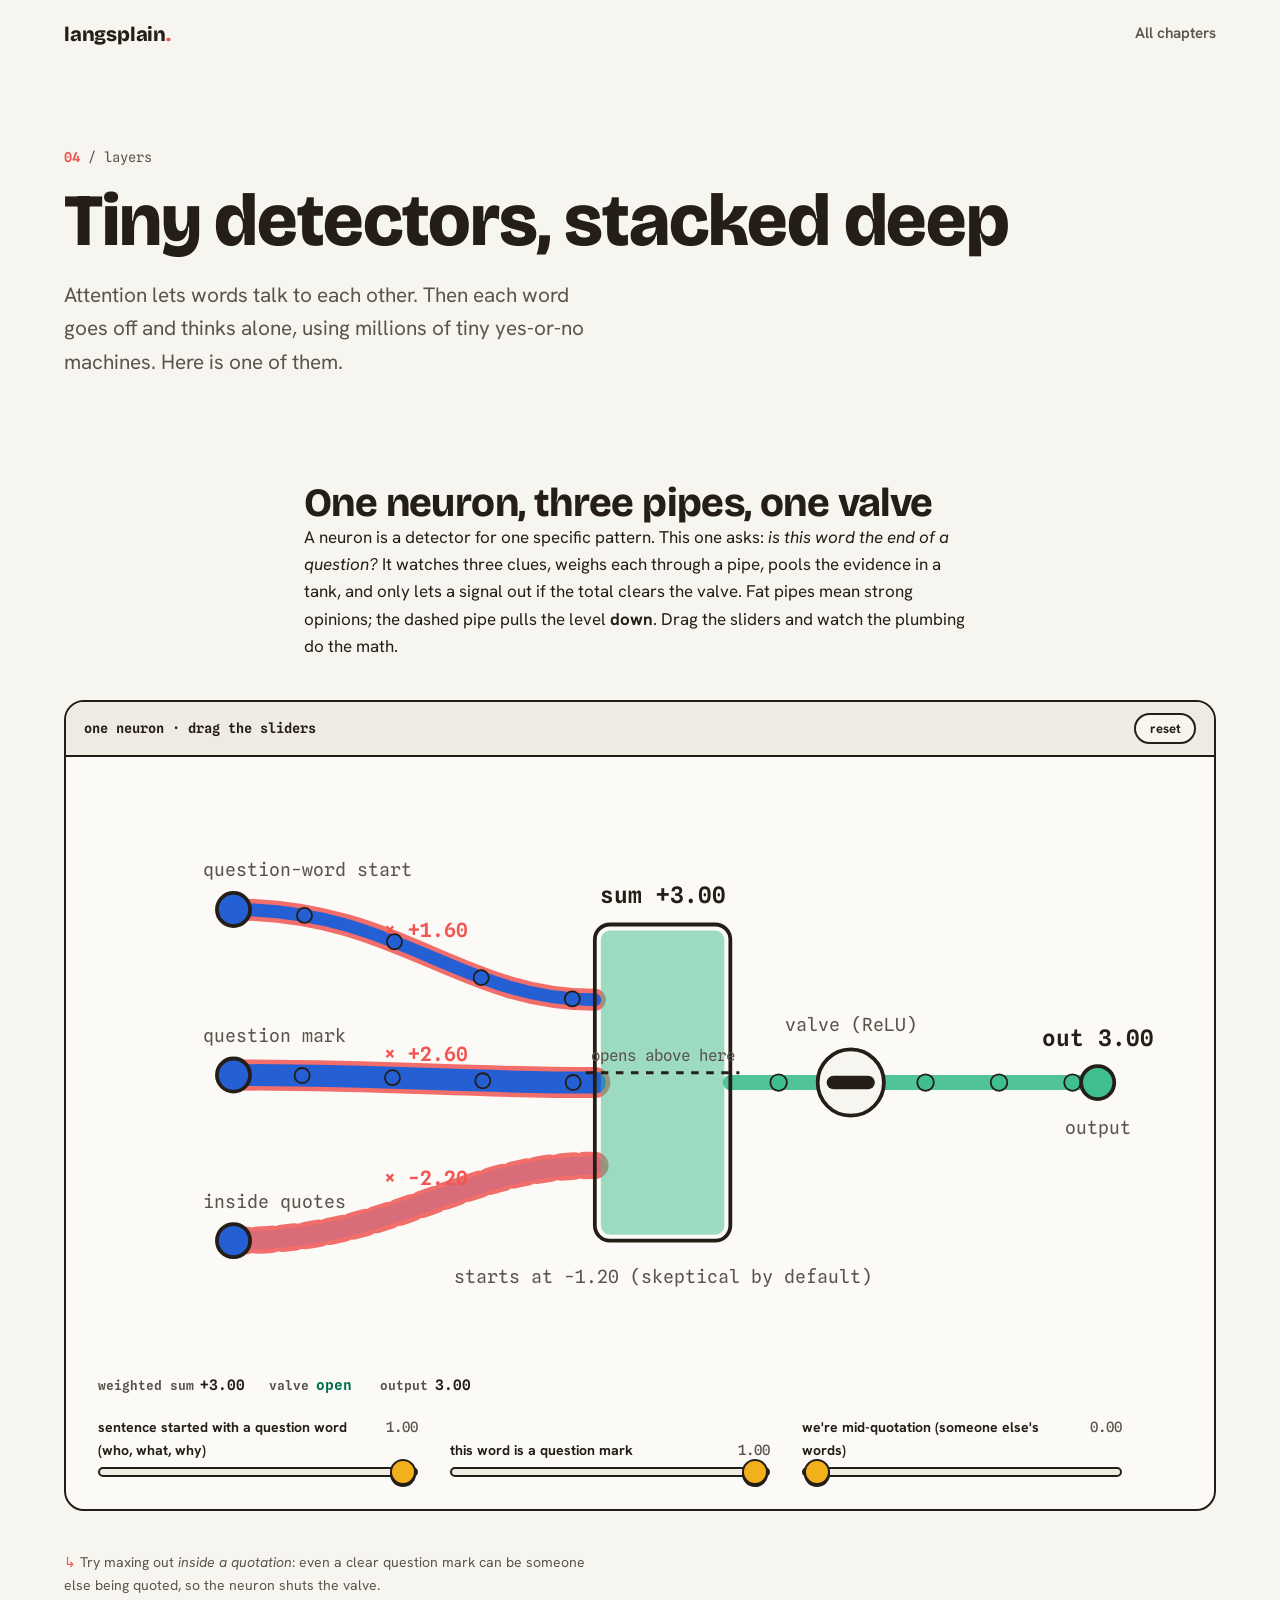
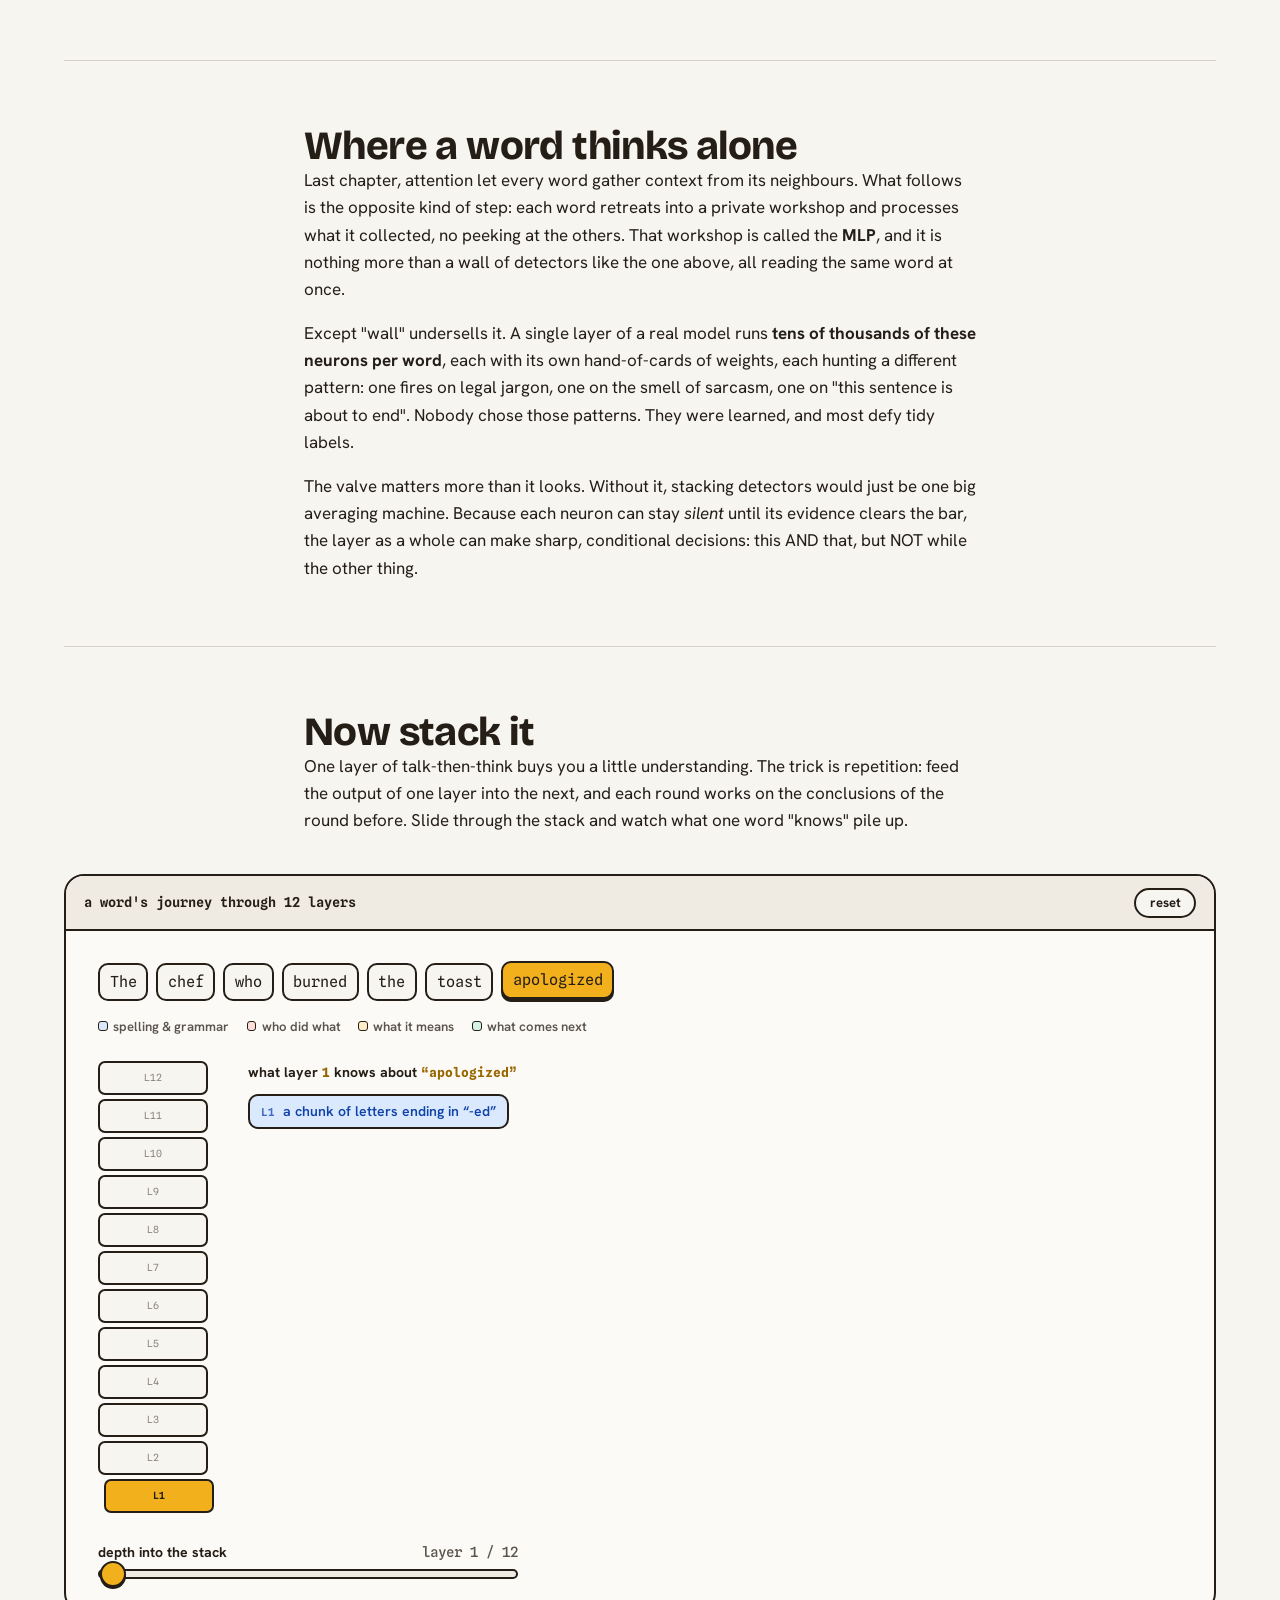
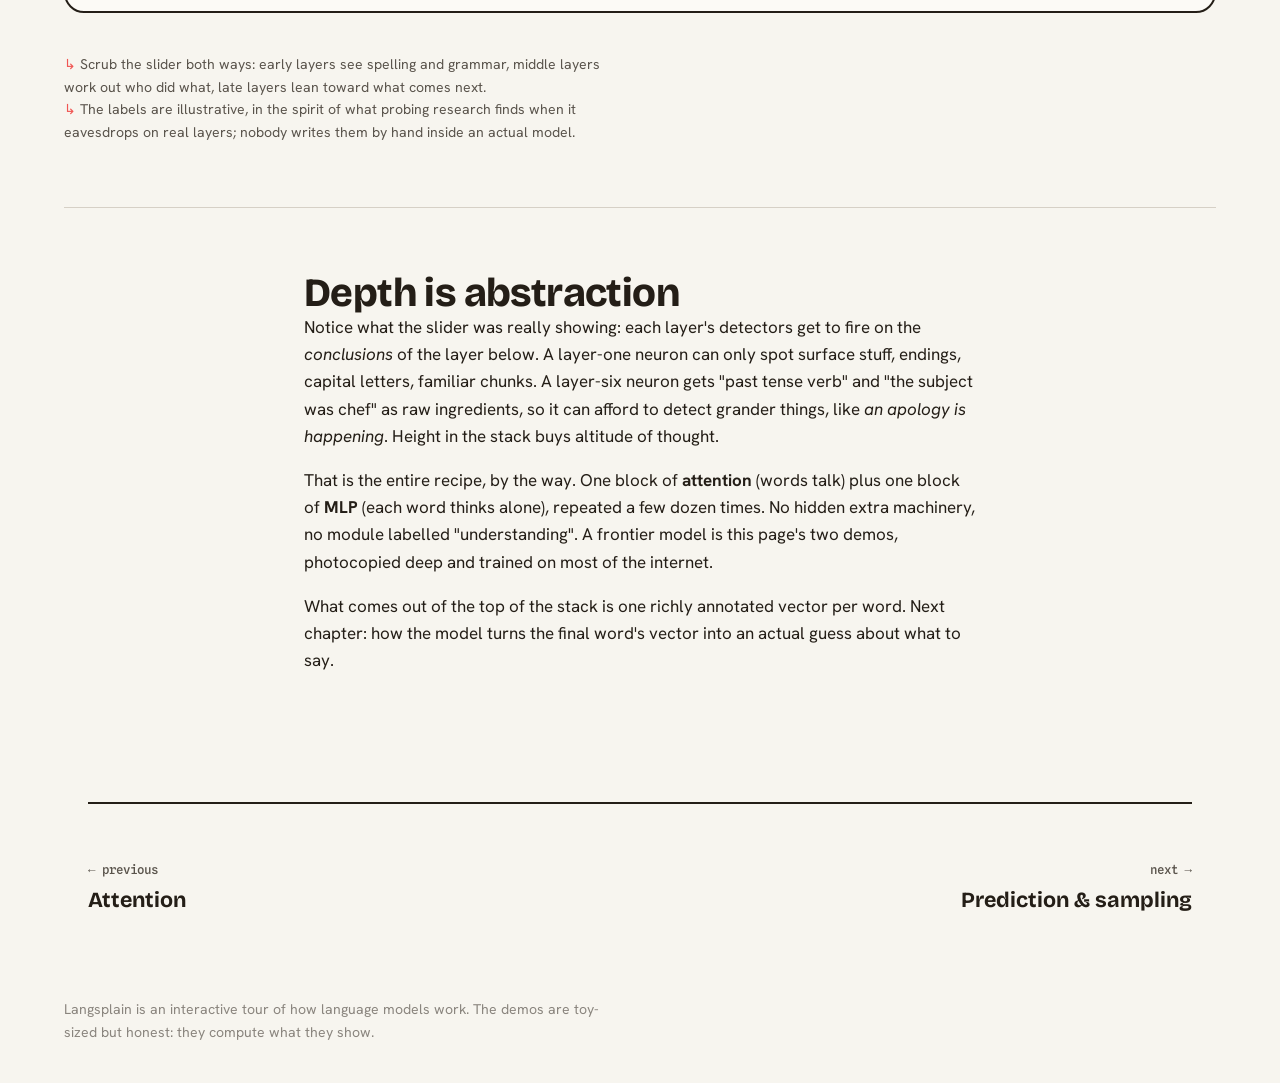
<file: layers/index.html>
<!doctype html>
<html lang="en">
<head>
<meta charset="utf-8">
<meta name="viewport" content="width=device-width, initial-scale=1">
<title>Layers · Langsplain</title>
<meta name="description" content="Play with a single neuron, then stack twelve layers of them and watch a word's meaning deepen.">
<link rel="preconnect" href="https://fonts.googleapis.com">
<link rel="preconnect" href="https://fonts.gstatic.com" crossorigin>
<link href="https://fonts.googleapis.com/css2?family=Bricolage+Grotesque:opsz,wght@12..96,400..800&family=Hanken+Grotesk:wght@400;600;700&family=Spline+Sans+Mono:wght@400;600&display=swap" rel="stylesheet">
<link rel="stylesheet" href="../assets/css/site.css">
<link rel="icon" href="../assets/favicon.svg" type="image/svg+xml">
<link rel="canonical" href="https://langsplain.com/layers/">
<meta name="theme-color" content="#f7f4ec">
<meta property="og:type" content="website">
<meta property="og:site_name" content="Langsplain">
<meta property="og:title" content="Layers · Langsplain">
<meta property="og:description" content="Play with a single neuron, then stack twelve layers of them and watch a word's meaning deepen.">
<meta property="og:url" content="https://langsplain.com/layers/">
<meta property="og:image" content="https://langsplain.com/assets/og.png">
<meta property="og:image:width" content="1200">
<meta property="og:image:height" content="630">
<meta name="twitter:card" content="summary_large_image">
<meta name="twitter:title" content="Layers · Langsplain">
<meta name="twitter:description" content="Play with a single neuron, then stack twelve layers of them and watch a word's meaning deepen.">
<meta name="twitter:image" content="https://langsplain.com/assets/og.png">
<link rel="apple-touch-icon" href="../assets/apple-touch-icon.png">
<link rel="icon" type="image/png" sizes="32x32" href="../assets/icon-32.png">
<style>
  /* Page-specific styling for the layers chapter */
  :root {
    --pipe-min: 3px;
    --tag-form: var(--cobalt-tint);
    --tag-form-ink: var(--cobalt-deep);
    --tag-structure: var(--coral-tint);
    --tag-structure-ink: var(--coral-deep);
    --tag-meaning: var(--marigold-tint);
    --tag-meaning-ink: var(--marigold-deep);
    --tag-predict: var(--mint-tint);
    --tag-predict-ink: var(--mint-deep);
  }

  .neuron-svg { display: block; width: 100%; height: auto; }
  .neuron-svg text { font-family: var(--font-mono); }

  .neuron-readouts {
    display: flex;
    flex-wrap: wrap;
    gap: 0.5rem 1.5rem;
    margin-top: 0.75rem;
    font-family: var(--font-mono);
    font-size: 0.9rem;
  }
  .neuron-readouts .ro { display: inline-flex; align-items: baseline; gap: 0.45em; }
  .neuron-readouts .ro b { font-weight: 600; color: var(--ink-soft); font-size: 0.8rem; }
  .neuron-readouts .ro output { min-width: 4.5ch; font-weight: 600; }
  .neuron-readouts .ro.is-open output { color: var(--mint-deep); }
  .neuron-readouts .ro.is-closed output { color: var(--coral-deep); }

  /* Stacking demo */
  .stack-wrap {
    display: flex;
    gap: clamp(1.25rem, 4vw, 2.5rem);
    align-items: stretch;
    margin-top: 1.5rem;
  }
  .layer-tower {
    display: flex;
    flex-direction: column-reverse;
    gap: 4px;
    flex: 0 0 auto;
    width: clamp(72px, 12vw, 110px);
  }
  .layer-tower .block {
    flex: 1;
    min-height: 18px;
    border: 2px solid var(--ink);
    border-radius: 7px;
    background: var(--paper);
    display: grid;
    place-items: center;
    font-family: var(--font-mono);
    font-size: 0.62rem;
    color: var(--ink-faint);
    transition: background var(--t-med) var(--ease-out), color var(--t-med) var(--ease-out), transform var(--t-med) var(--ease-out);
  }
  .layer-tower .block.done { background: var(--coral-tint); color: var(--coral-deep); }
  .layer-tower .block.here {
    background: var(--marigold);
    color: var(--ink);
    font-weight: 600;
    transform: translateX(6px);
  }

  .knows { flex: 1 1 0; min-width: 0; }
  .knows-title {
    font-size: 0.88rem;
    font-weight: 700;
    margin-bottom: 0.65rem;
  }
  .knows-title .mono { color: var(--marigold-deep); }

  .tag-stack { display: flex; flex-direction: column; gap: 0.45rem; align-items: flex-start; }
  .tag {
    display: inline-flex;
    align-items: baseline;
    gap: 0.55em;
    font-size: 0.88rem;
    font-weight: 600;
    padding: 0.28rem 0.7rem;
    border: 2px solid var(--ink);
    border-radius: var(--r-chip);
    background: var(--paper);
    opacity: 0;
    transform: translateY(8px) scale(0.96);
    transition: opacity var(--t-med) var(--ease-out), transform var(--t-med) var(--ease-out);
    max-width: 100%;
  }
  .tag .lyr {
    font-family: var(--font-mono);
    font-size: 0.68rem;
    font-weight: 600;
    opacity: 0.75;
    flex: none;
  }
  .tag.on { opacity: 1; transform: translateY(0) scale(1); }
  .tag.fresh { transform: translateY(0) scale(1.03); }
  .tag[data-phase="form"]      { background: var(--tag-form);      color: var(--tag-form-ink); }
  .tag[data-phase="structure"] { background: var(--tag-structure); color: var(--tag-structure-ink); }
  .tag[data-phase="meaning"]   { background: var(--tag-meaning);   color: var(--tag-meaning-ink); }
  .tag[data-phase="predict"]   { background: var(--tag-predict);   color: var(--tag-predict-ink); }

  .stack-controls { margin-top: 1.75rem; }
  .stack-controls .knob { max-width: 420px; }

  @media (max-width: 560px) {
    .stack-wrap { flex-direction: column; }
    .layer-tower {
      flex-direction: row;
      width: 100%;
      height: 34px;
    }
    .layer-tower .block.here { transform: translateY(-5px); }
  }
</style>
</head>
<body>

<header class="wrap">
  <nav class="site-nav" aria-label="Site">
    <a class="brand" href="../">langsplain<span class="dot">.</span></a>
    <div class="nav-links">
      <a href="../#journey">All chapters</a>
    </div>
  </nav>
</header>

<main class="wrap">
  <header class="chapter-head">
    <p class="kicker"><b>04</b> / layers</p>
    <h1>Tiny detectors, stacked deep</h1>
    <p class="lede">Attention lets words talk to each other. Then each word goes off and thinks alone, using millions of tiny yes-or-no machines. Here is one of them.</p>
  </header>

  <!-- ============ Hero demo: one neuron as a machine ============ -->
  <section class="section" aria-labelledby="demo1-title">
    <div class="prose">
      <h2 id="demo1-title">One neuron, three pipes, one valve</h2>
      <p>A neuron is a detector for one specific pattern. This one asks: <em>is this word the end of a question?</em> It watches three clues, weighs each through a pipe, pools the evidence in a tank, and only lets a signal out if the total clears the valve. Fat pipes mean strong opinions; the dashed pipe pulls the level <strong>down</strong>. Drag the sliders and watch the plumbing do the math.</p>
    </div>

    <div class="stage">
      <div class="stage-bar">
        <span class="stage-title">one neuron · drag the sliders</span>
        <button class="btn small" id="neuron-reset">reset</button>
      </div>
      <div class="stage-body" id="neuron-demo">
        <noscript><p>This demo needs JavaScript.</p></noscript>
      </div>
    </div>
    <p class="hint">Try maxing out <em>inside a quotation</em>: even a clear question mark can be someone else being quoted, so the neuron shuts the valve.</p>
  </section>

  <!-- ============ Prose: attention talks, the MLP thinks ============ -->
  <section class="section" aria-labelledby="mlp-title">
    <div class="prose">
      <h2 id="mlp-title">Where a word thinks alone</h2>
      <p>Last chapter, attention let every word gather context from its neighbours. What follows is the opposite kind of step: each word retreats into a private workshop and processes what it collected, no peeking at the others. That workshop is called the <strong>MLP</strong>, and it is nothing more than a wall of detectors like the one above, all reading the same word at once.</p>
      <p>Except "wall" undersells it. A single layer of a real model runs <strong>tens of thousands of these neurons per word</strong>, each with its own hand-of-cards of weights, each hunting a different pattern: one fires on legal jargon, one on the smell of sarcasm, one on "this sentence is about to end". Nobody chose those patterns. They were learned, and most defy tidy labels.</p>
      <p>The valve matters more than it looks. Without it, stacking detectors would just be one big averaging machine. Because each neuron can stay <em>silent</em> until its evidence clears the bar, the layer as a whole can make sharp, conditional decisions: this AND that, but NOT while the other thing.</p>
    </div>
  </section>

  <!-- ============ Second demo: stacking ============ -->
  <section class="section" aria-labelledby="demo2-title">
    <div class="prose">
      <h2 id="demo2-title">Now stack it</h2>
      <p>One layer of talk-then-think buys you a little understanding. The trick is repetition: feed the output of one layer into the next, and each round works on the conclusions of the round before. Slide through the stack and watch what one word "knows" pile up.</p>
    </div>

    <div class="stage">
      <div class="stage-bar">
        <span class="stage-title">a word's journey through 12 layers</span>
        <button class="btn small" id="stack-reset">reset</button>
      </div>
      <div class="stage-body" id="stack-demo">
        <noscript><p>This demo needs JavaScript.</p></noscript>
      </div>
    </div>
    <p class="hint">Scrub the slider both ways: early layers see spelling and grammar, middle layers work out who did what, late layers lean toward what comes next.</p>
    <p class="hint">The labels are illustrative, in the spirit of what probing research finds when it eavesdrops on real layers; nobody writes them by hand inside an actual model.</p>
  </section>

  <!-- ============ Prose: depth = abstraction ============ -->
  <section class="section" aria-labelledby="depth-title">
    <div class="prose">
      <h2 id="depth-title">Depth is abstraction</h2>
      <p>Notice what the slider was really showing: each layer's detectors get to fire on the <em>conclusions</em> of the layer below. A layer-one neuron can only spot surface stuff, endings, capital letters, familiar chunks. A layer-six neuron gets "past tense verb" and "the subject was chef" as raw ingredients, so it can afford to detect grander things, like <em>an apology is happening</em>. Height in the stack buys altitude of thought.</p>
      <p>That is the entire recipe, by the way. One block of <strong>attention</strong> (words talk) plus one block of <strong>MLP</strong> (each word thinks alone), repeated a few dozen times. No hidden extra machinery, no module labelled "understanding". A frontier model is this page's two demos, photocopied deep and trained on most of the internet.</p>
      <p>What comes out of the top of the stack is one richly annotated vector per word. Next chapter: how the model turns the final word's vector into an actual guess about what to say.</p>
    </div>
  </section>

  <nav class="pager wrap" aria-label="Chapters">
    <a href="../attention/"><span class="dir">← previous</span>Attention</a>
    <a class="next" href="../prediction/"><span class="dir">next →</span>Prediction &amp; sampling</a>
  </nav>
</main>

<footer class="site-footer wrap">
  <p>Langsplain is an interactive tour of how language models work. The demos are toy-sized but honest: they compute what they show.</p>
</footer>

<script type="module" src="../assets/js/layers.js"></script>
</body>
</html>
</file>
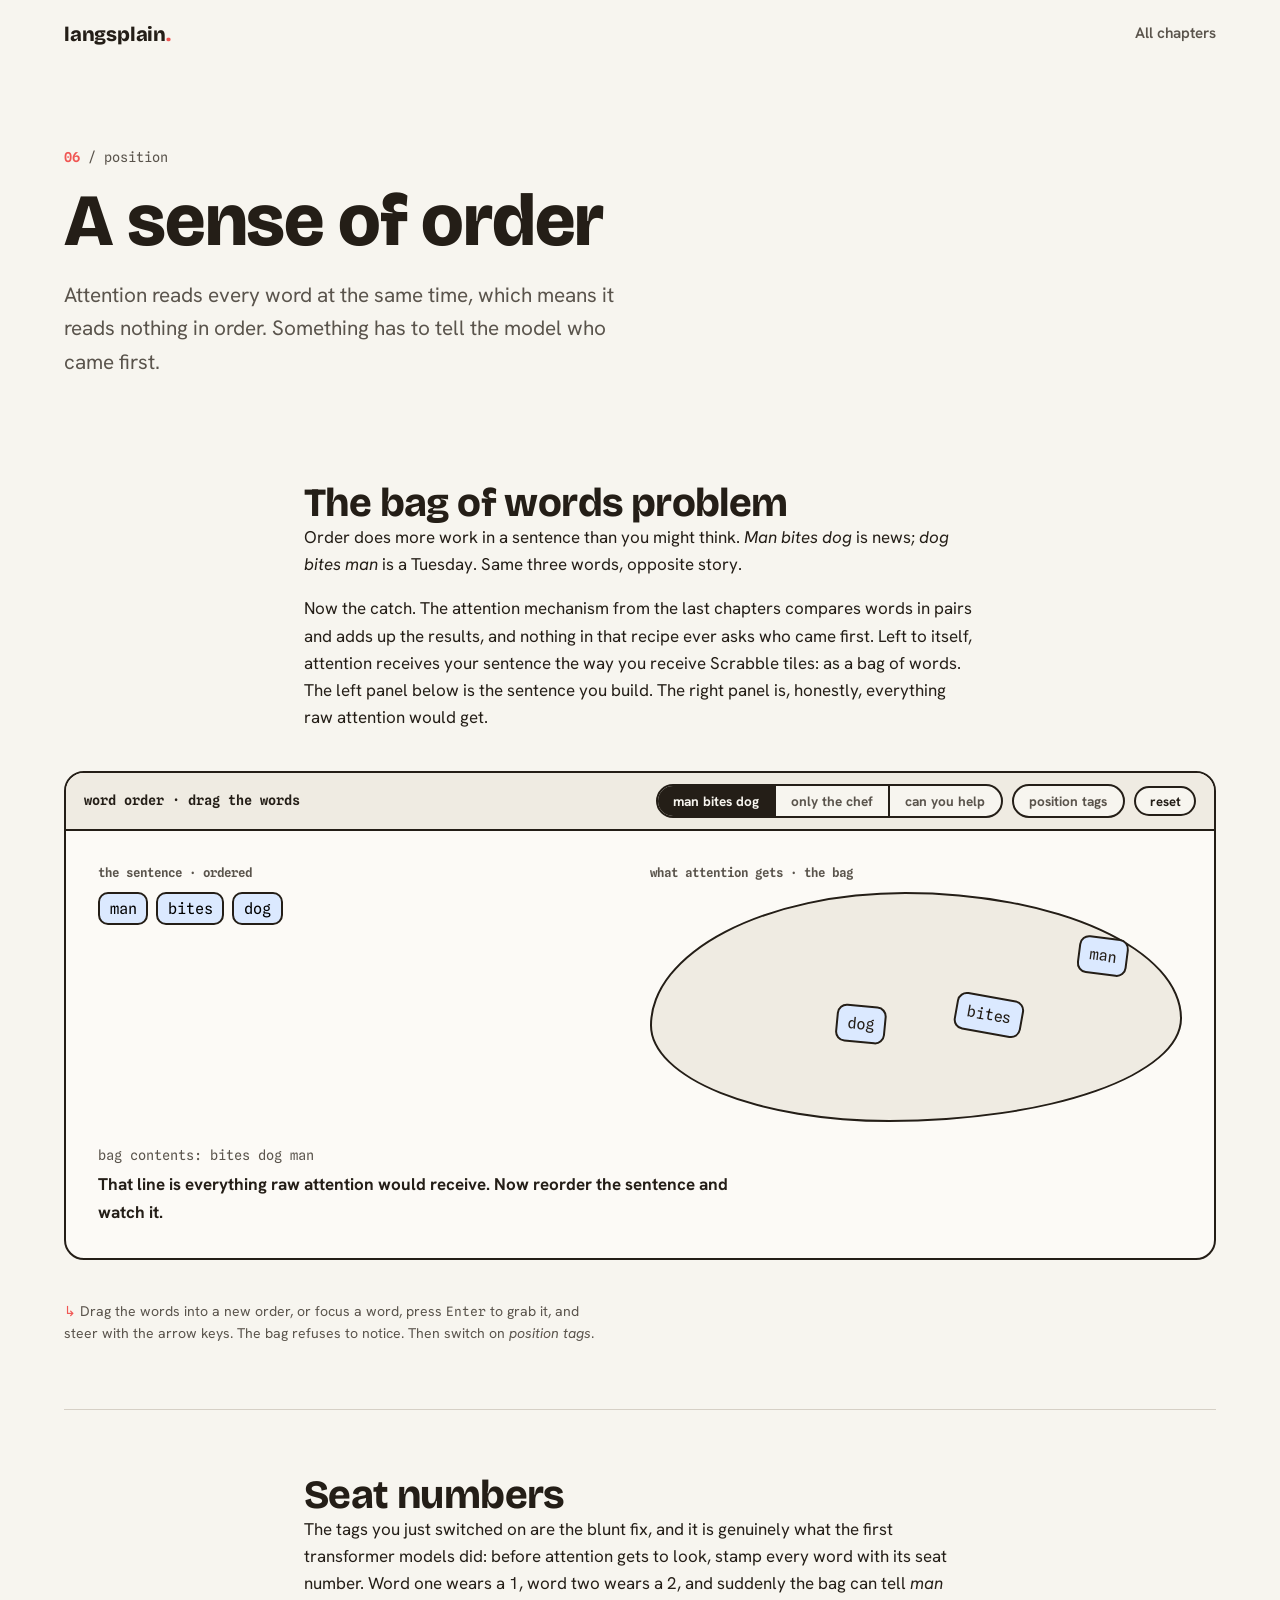
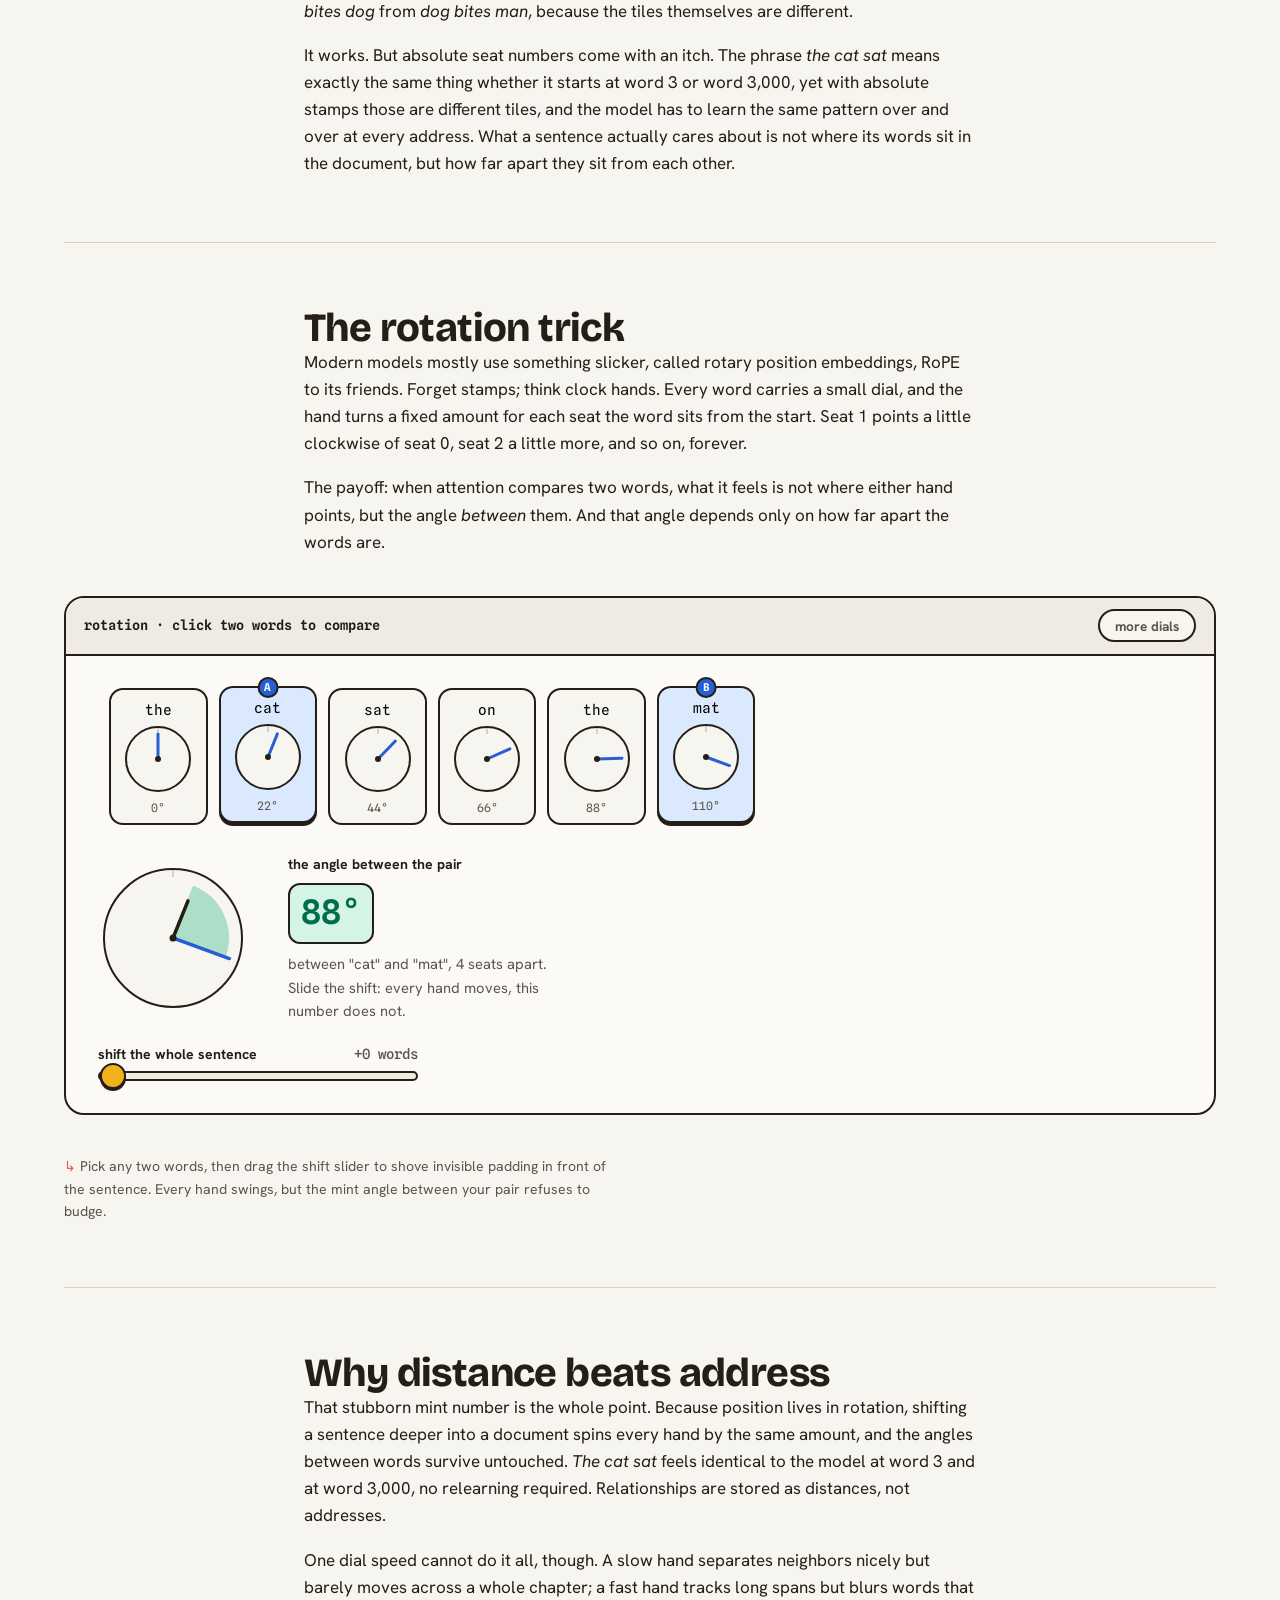
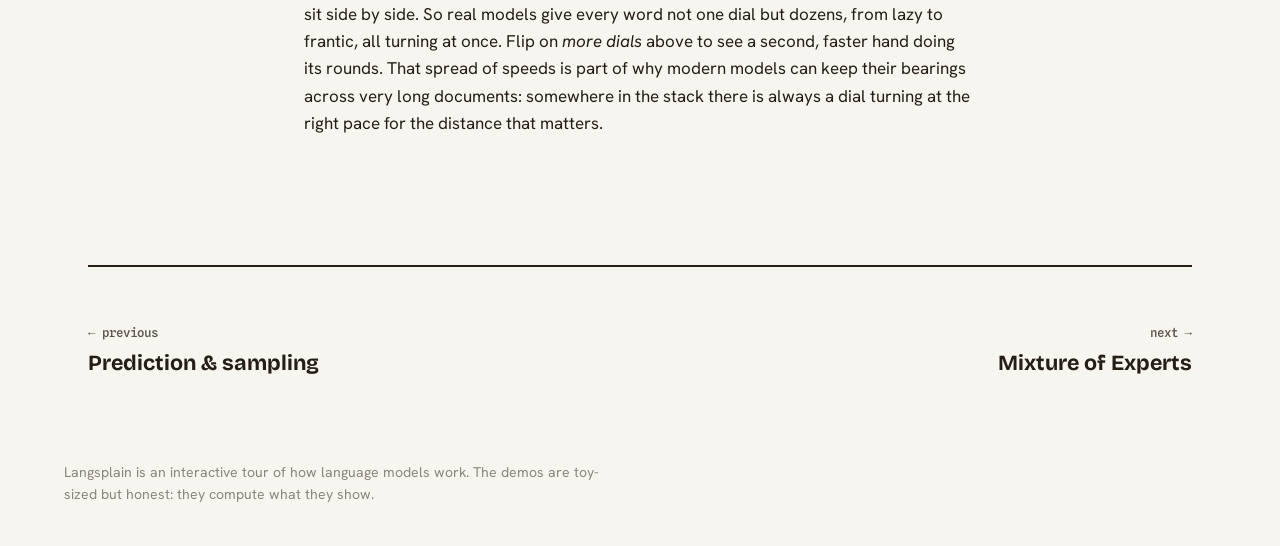
<file: position/index.html>
<!doctype html>
<html lang="en">
<head>
<meta charset="utf-8">
<meta name="viewport" content="width=device-width, initial-scale=1">
<title>Position · Langsplain</title>
<meta name="description" content="Attention reads everything at once, so it reads nothing in order. Play with the bag-of-words problem and the rotation trick that fixes it.">
<link rel="preconnect" href="https://fonts.googleapis.com">
<link rel="preconnect" href="https://fonts.gstatic.com" crossorigin>
<link href="https://fonts.googleapis.com/css2?family=Bricolage+Grotesque:opsz,wght@12..96,400..800&family=Hanken+Grotesk:wght@400;600;700&family=Spline+Sans+Mono:wght@400;600&display=swap" rel="stylesheet">
<link rel="stylesheet" href="../assets/css/site.css">
<link rel="icon" href="../assets/favicon.svg" type="image/svg+xml">
<link rel="canonical" href="https://langsplain.com/position/">
<meta name="theme-color" content="#f7f4ec">
<meta property="og:type" content="website">
<meta property="og:site_name" content="Langsplain">
<meta property="og:title" content="Position · Langsplain">
<meta property="og:description" content="Attention reads everything at once, so it reads nothing in order. Play with the bag-of-words problem and the rotation trick that fixes it.">
<meta property="og:url" content="https://langsplain.com/position/">
<meta property="og:image" content="https://langsplain.com/assets/og.png">
<meta property="og:image:width" content="1200">
<meta property="og:image:height" content="630">
<meta name="twitter:card" content="summary_large_image">
<meta name="twitter:title" content="Position · Langsplain">
<meta name="twitter:description" content="Attention reads everything at once, so it reads nothing in order. Play with the bag-of-words problem and the rotation trick that fixes it.">
<meta name="twitter:image" content="https://langsplain.com/assets/og.png">
<link rel="apple-touch-icon" href="../assets/apple-touch-icon.png">
<link rel="icon" type="image/png" sizes="32x32" href="../assets/icon-32.png">
<style>
  /* Page-specific styles for the position chapter */
  #order-demo { --pouch-min: 230px; --tag-bg: var(--cobalt); }

  .sr-only {
    position: absolute; width: 1px; height: 1px; padding: 0; margin: -1px;
    overflow: hidden; clip: rect(0 0 0 0); white-space: nowrap; border: 0;
  }

  .stage-bar { flex-wrap: wrap; row-gap: 0.5rem; }
  .bar-controls { display: flex; flex-wrap: wrap; gap: 0.6rem; align-items: center; }

  .order-split { display: grid; grid-template-columns: 1fr 1fr; gap: 1.25rem; align-items: stretch; }
  @media (max-width: 760px) { .order-split { grid-template-columns: 1fr; } }
  .order-panel { display: flex; flex-direction: column; }
  .panel-label {
    font-family: var(--font-mono); font-size: 0.78rem; font-weight: 600;
    color: var(--ink-soft); margin-bottom: 0.6rem;
  }
  #order-row { min-height: 3.2rem; align-content: flex-start; }
  #order-demo .token { position: relative; touch-action: none; user-select: none; -webkit-user-select: none; }
  /* No transform transition on draggable chips: the pointer, FLIP animations,
     and the grab lift need to own transform directly */
  #order-row .token {
    cursor: grab;
    transition: background var(--t-med) var(--ease-out), box-shadow var(--t-med) var(--ease-out);
  }
  #order-row .token.active { cursor: grabbing; }

  .pouch {
    position: relative; flex: 1; min-height: var(--pouch-min);
    border: var(--border-toy);
    border-radius: 48% 52% 55% 45% / 58% 55% 45% 42%;
    background: var(--paper-deep);
  }
  .pouch .token { position: absolute; cursor: default; }

  .pos-tag {
    position: absolute; top: -0.55rem; right: -0.55rem;
    min-width: 1.25rem; height: 1.25rem; padding-inline: 0.15rem;
    border-radius: 999px; background: var(--tag-bg); color: oklch(0.97 0.01 262);
    border: 2px solid var(--ink);
    font-family: var(--font-mono); font-size: 0.66rem; font-weight: 600;
    display: grid; place-items: center;
    transform: scale(0);
    transition: transform var(--t-med) var(--ease-out);
  }
  #order-demo.tags-on .pos-tag { transform: scale(1); }

  .verdict { margin-top: 1.4rem; }
  .verdict .sig { font-family: var(--font-mono); font-size: 0.85rem; color: var(--ink-soft); overflow-wrap: anywhere; }
  .verdict .call { font-weight: 700; margin-top: 0.3rem; }
  .verdict .call.blind { color: var(--coral-deep); }
  .verdict .call.aware { color: var(--mint-deep); }

  /* --- rotation demo --- */
  .dial-row { display: flex; flex-wrap: wrap; gap: 0.7rem; align-items: stretch; }
  .pad-wrap { display: flex; gap: 4px; align-items: center; }
  .pad-chip { width: 12px; height: 38px; border: 2px solid var(--line); border-radius: 6px; }
  .pad-count { font-family: var(--font-mono); font-size: 0.72rem; color: var(--ink-faint); margin-right: 0.3rem; }

  .dial-card {
    display: grid; justify-items: center; align-content: start; gap: 0.35rem;
    background: var(--paper); border: var(--border-toy); border-radius: 14px;
    padding: 0.7rem 0.7rem 0.5rem; cursor: pointer; position: relative;
    font-family: var(--font-body);
    transition: background var(--t-fast) var(--ease-out), box-shadow var(--t-fast) var(--ease-out), transform var(--t-fast) var(--ease-out);
  }
  .dial-card:hover { background: var(--marigold-tint); }
  .dial-card[data-sel] { background: var(--cobalt-tint); box-shadow: 0 3px 0 var(--ink); transform: translateY(-2px); }
  .dial-word { font-family: var(--font-mono); font-size: 0.9rem; }
  .dial-card .deg { font-family: var(--font-mono); font-size: 0.72rem; color: var(--ink-soft); }
  .sel-badge {
    position: absolute; top: -0.65rem; left: 50%; translate: -50% 0;
    background: var(--cobalt); color: oklch(0.97 0.01 262);
    border: 2px solid var(--ink); border-radius: 999px;
    font-family: var(--font-mono); font-size: 0.68rem; font-weight: 700;
    min-width: 1.3rem; height: 1.3rem; display: none; place-items: center;
  }
  .dial-card[data-sel] .sel-badge { display: grid; }
  .dials { display: flex; gap: 0.4rem; align-items: center; }
  .fine-dial { display: none; }
  #rope-demo.more .fine-dial { display: block; }

  .diff-wrap { display: flex; flex-wrap: wrap; gap: 1.5rem 2.5rem; align-items: center; margin-top: 1.75rem; }
  .delta-val {
    font-family: var(--font-mono); font-size: 2.1rem; font-weight: 600;
    color: var(--mint-deep); background: var(--mint-tint);
    border: var(--border-toy); border-radius: 12px;
    padding: 0.1rem 0.7rem; display: inline-block;
  }
  .delta-caption { font-size: 0.92rem; color: var(--ink-soft); max-width: 36ch; margin-top: 0.55rem; }
  .fine-delta { font-family: var(--font-mono); font-size: 0.85rem; color: var(--ink-soft); margin-top: 0.45rem; display: none; }
  #rope-demo.more .fine-delta { display: block; }
</style>
</head>
<body>

<header class="wrap">
  <nav class="site-nav" aria-label="Site">
    <a class="brand" href="../">langsplain<span class="dot">.</span></a>
    <div class="nav-links">
      <a href="../#journey">All chapters</a>
    </div>
  </nav>
</header>

<main class="wrap">
  <header class="chapter-head">
    <p class="kicker"><b>06</b> / position</p>
    <h1>A sense of order</h1>
    <p class="lede">Attention reads every word at the same time, which means it reads nothing in order. Something has to tell the model who came first.</p>
  </header>

  <!-- ============ Hero demo: the bag of words ============ -->
  <section class="section" aria-labelledby="demo1-title">
    <div class="prose">
      <h2 id="demo1-title">The bag of words problem</h2>
      <p>Order does more work in a sentence than you might think. <em>Man bites dog</em> is news; <em>dog bites man</em> is a Tuesday. Same three words, opposite story.</p>
      <p>Now the catch. The attention mechanism from the last chapters compares words in pairs and adds up the results, and nothing in that recipe ever asks who came first. Left to itself, attention receives your sentence the way you receive Scrabble tiles: as a bag of words. The left panel below is the sentence you build. The right panel is, honestly, everything raw attention would get.</p>
    </div>

    <div class="stage">
      <div class="stage-bar">
        <span class="stage-title">word order · drag the words</span>
        <div class="bar-controls">
          <div class="seg" role="group" aria-label="Example sentence" id="preset-seg"></div>
          <div class="seg" id="tag-toggle"><button aria-pressed="false">position tags</button></div>
          <button class="btn small" id="order-reset">reset</button>
        </div>
      </div>
      <div class="stage-body" id="order-demo">
        <noscript><p>This demo needs JavaScript.</p></noscript>
      </div>
    </div>
    <p class="hint">Drag the words into a new order, or focus a word, press <span class="mono">Enter</span> to grab it, and steer with the arrow keys. The bag refuses to notice. Then switch on <em>position tags</em>.</p>
  </section>

  <!-- ============ Seat numbers ============ -->
  <section class="section" aria-labelledby="seats-title">
    <div class="prose">
      <h2 id="seats-title">Seat numbers</h2>
      <p>The tags you just switched on are the blunt fix, and it is genuinely what the first transformer models did: before attention gets to look, stamp every word with its seat number. Word one wears a 1, word two wears a 2, and suddenly the bag can tell <em>man bites dog</em> from <em>dog bites man</em>, because the tiles themselves are different.</p>
      <p>It works. But absolute seat numbers come with an itch. The phrase <em>the cat sat</em> means exactly the same thing whether it starts at word 3 or word 3,000, yet with absolute stamps those are different tiles, and the model has to learn the same pattern over and over at every address. What a sentence actually cares about is not where its words sit in the document, but how far apart they sit from each other.</p>
    </div>
  </section>

  <!-- ============ RoPE demo ============ -->
  <section class="section" aria-labelledby="demo2-title">
    <div class="prose">
      <h2 id="demo2-title">The rotation trick</h2>
      <p>Modern models mostly use something slicker, called rotary position embeddings, RoPE to its friends. Forget stamps; think clock hands. Every word carries a small dial, and the hand turns a fixed amount for each seat the word sits from the start. Seat 1 points a little clockwise of seat 0, seat 2 a little more, and so on, forever.</p>
      <p>The payoff: when attention compares two words, what it feels is not where either hand points, but the angle <em>between</em> them. And that angle depends only on how far apart the words are.</p>
    </div>

    <div class="stage">
      <div class="stage-bar">
        <span class="stage-title">rotation · click two words to compare</span>
        <div class="seg" id="more-toggle"><button aria-pressed="false">more dials</button></div>
      </div>
      <div class="stage-body" id="rope-demo">
        <noscript><p>This demo needs JavaScript.</p></noscript>
      </div>
    </div>
    <p class="hint">Pick any two words, then drag the shift slider to shove invisible padding in front of the sentence. Every hand swings, but the mint angle between your pair refuses to budge.</p>
  </section>

  <!-- ============ Why distance beats address ============ -->
  <section class="section" aria-labelledby="why-title">
    <div class="prose">
      <h2 id="why-title">Why distance beats address</h2>
      <p>That stubborn mint number is the whole point. Because position lives in rotation, shifting a sentence deeper into a document spins every hand by the same amount, and the angles between words survive untouched. <em>The cat sat</em> feels identical to the model at word 3 and at word 3,000, no relearning required. Relationships are stored as distances, not addresses.</p>
      <p>One dial speed cannot do it all, though. A slow hand separates neighbors nicely but barely moves across a whole chapter; a fast hand tracks long spans but blurs words that sit side by side. So real models give every word not one dial but dozens, from lazy to frantic, all turning at once. Flip on <em>more dials</em> above to see a second, faster hand doing its rounds. That spread of speeds is part of why modern models can keep their bearings across very long documents: somewhere in the stack there is always a dial turning at the right pace for the distance that matters.</p>
    </div>
  </section>

  <nav class="pager wrap" aria-label="Chapters">
    <a href="../prediction/"><span class="dir">← previous</span>Prediction &amp; sampling</a>
    <a class="next" href="../experts/"><span class="dir">next →</span>Mixture of Experts</a>
  </nav>
</main>

<footer class="site-footer wrap">
  <p>Langsplain is an interactive tour of how language models work. The demos are toy-sized but honest: they compute what they show.</p>
</footer>

<script type="module" src="../assets/js/position.js"></script>
</body>
</html>
</file>
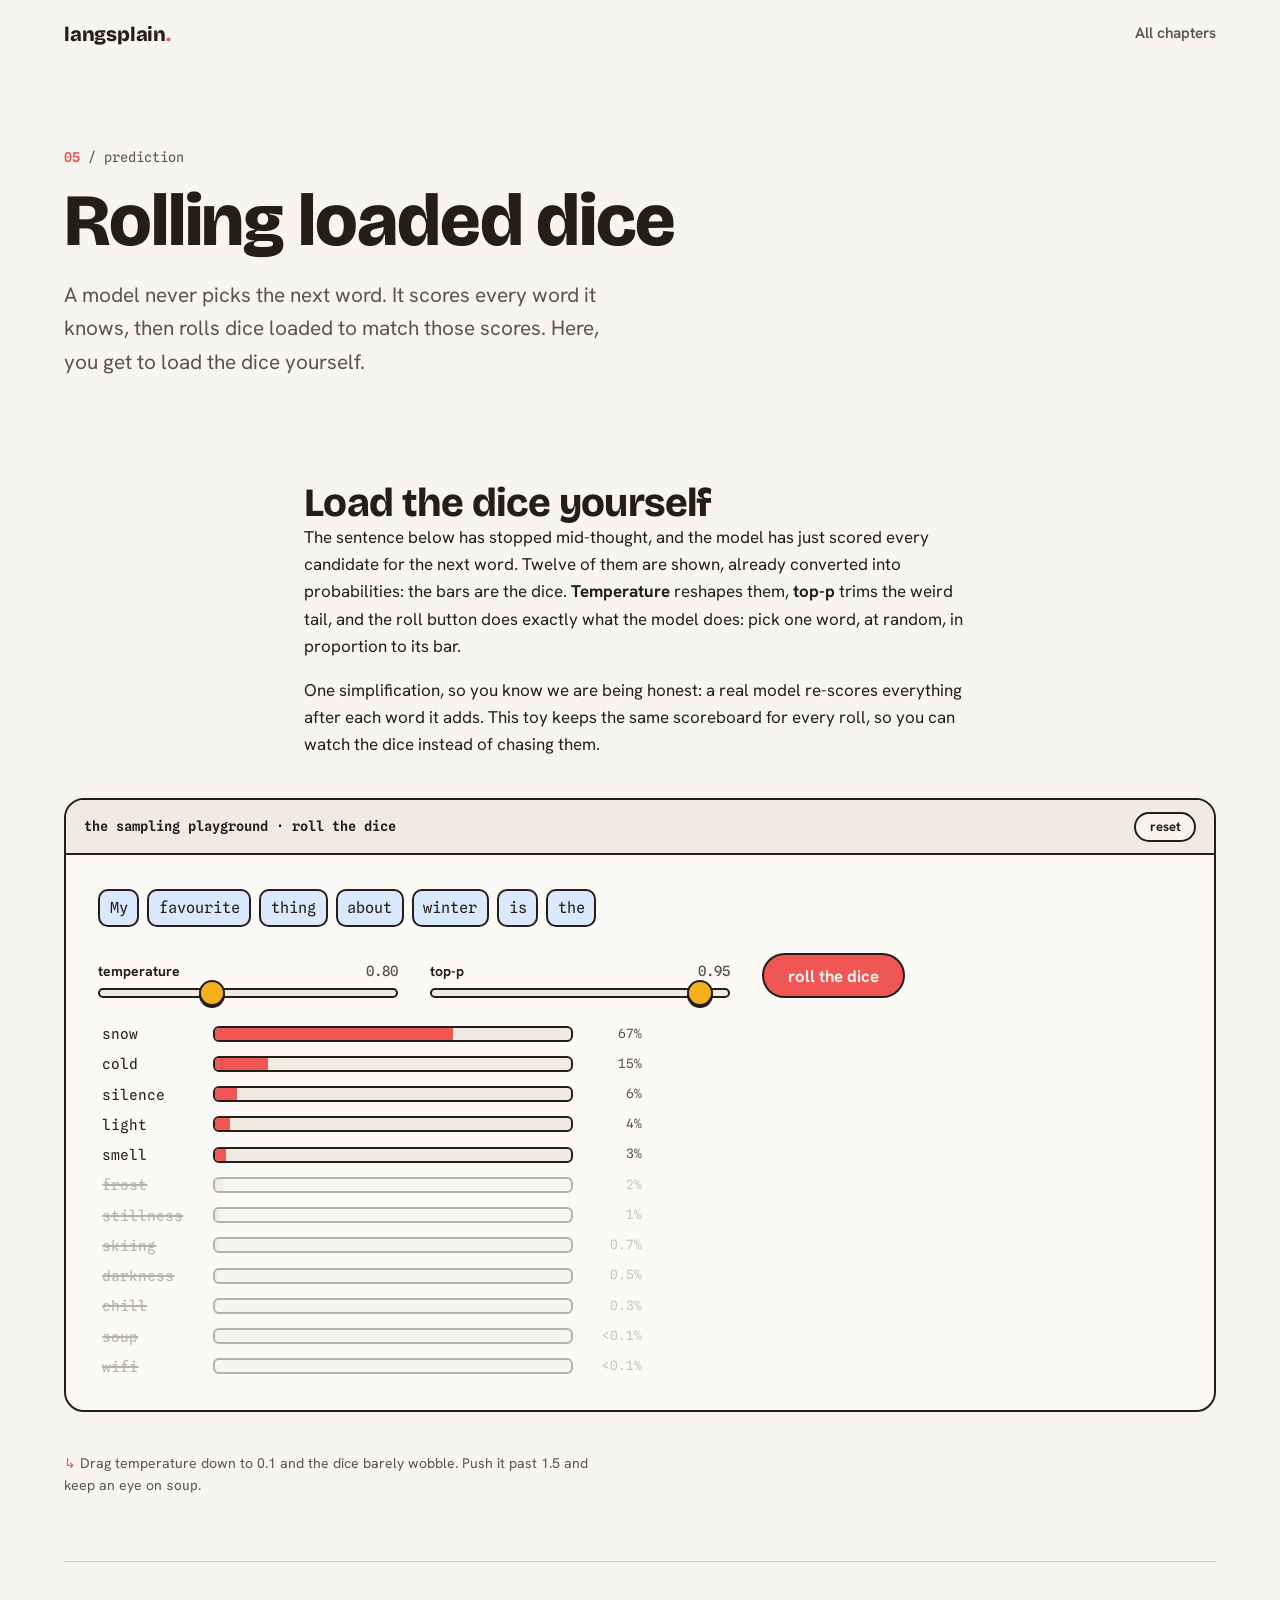
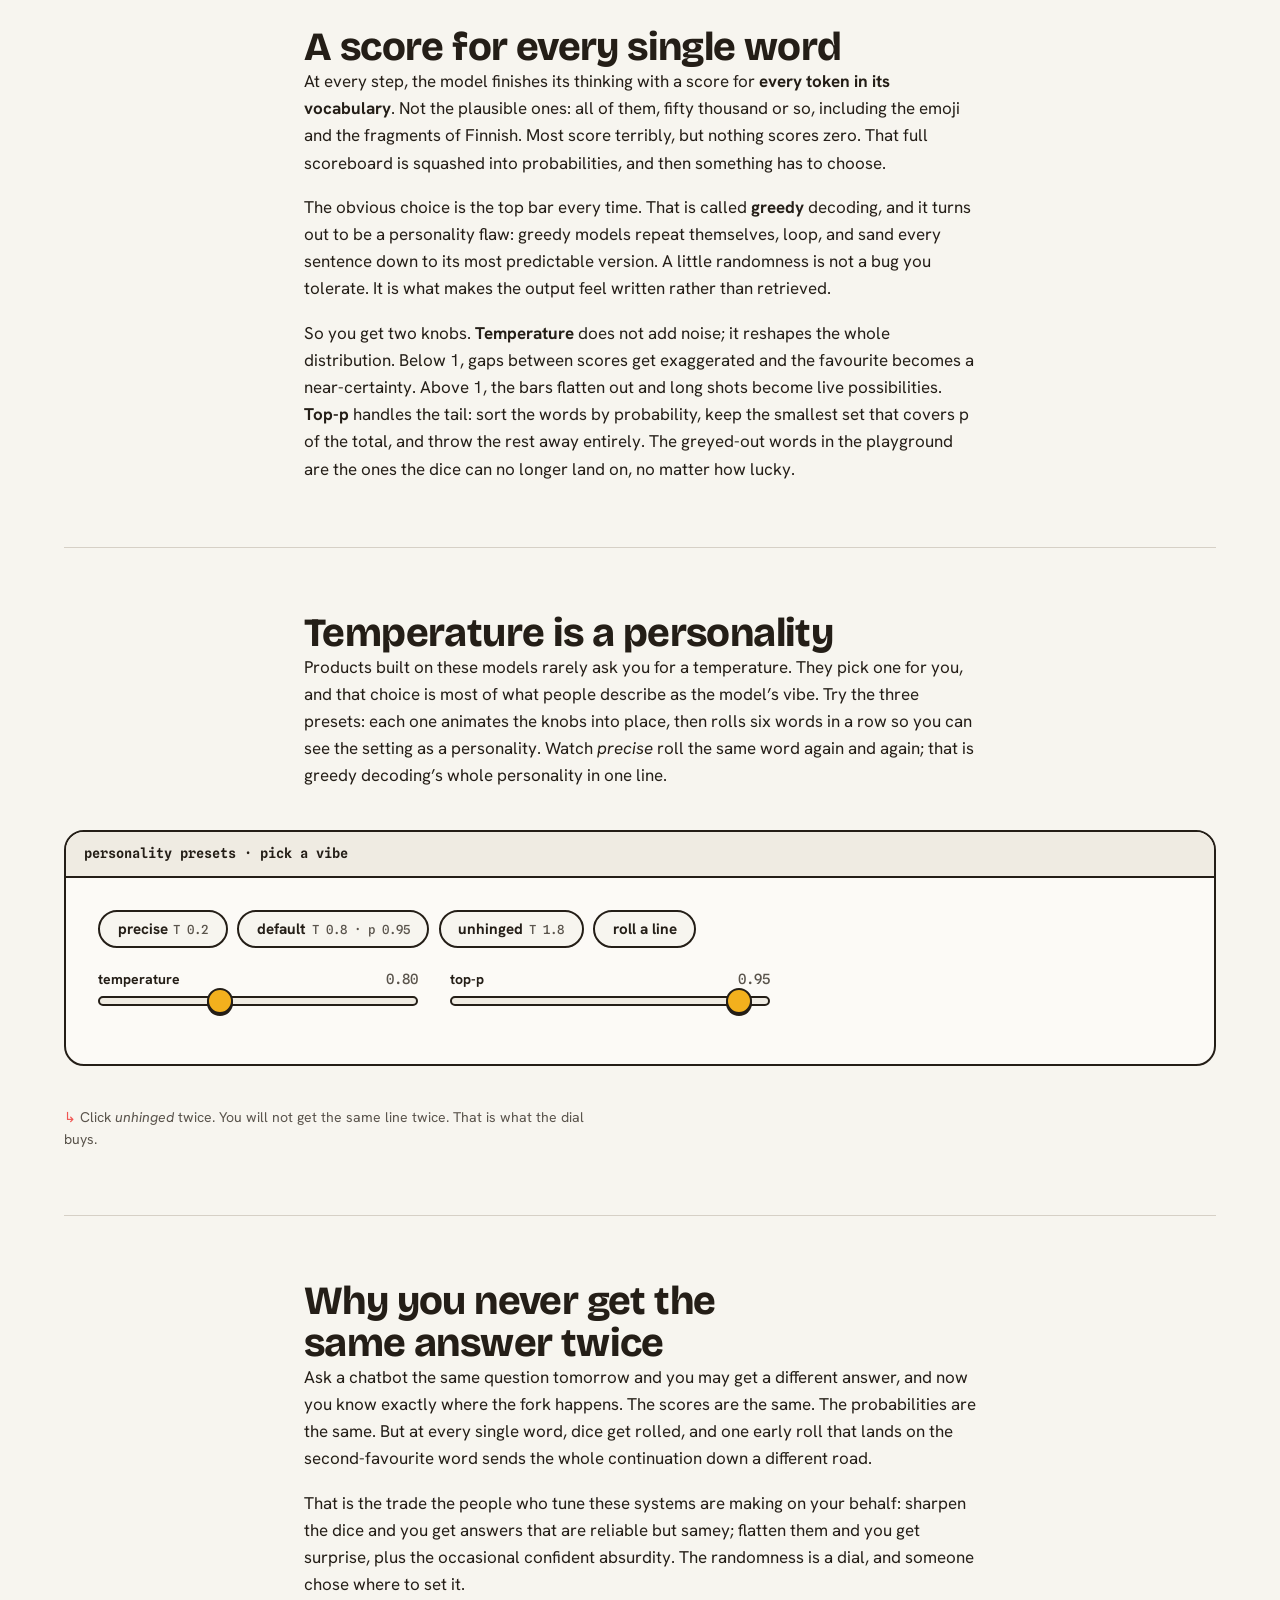
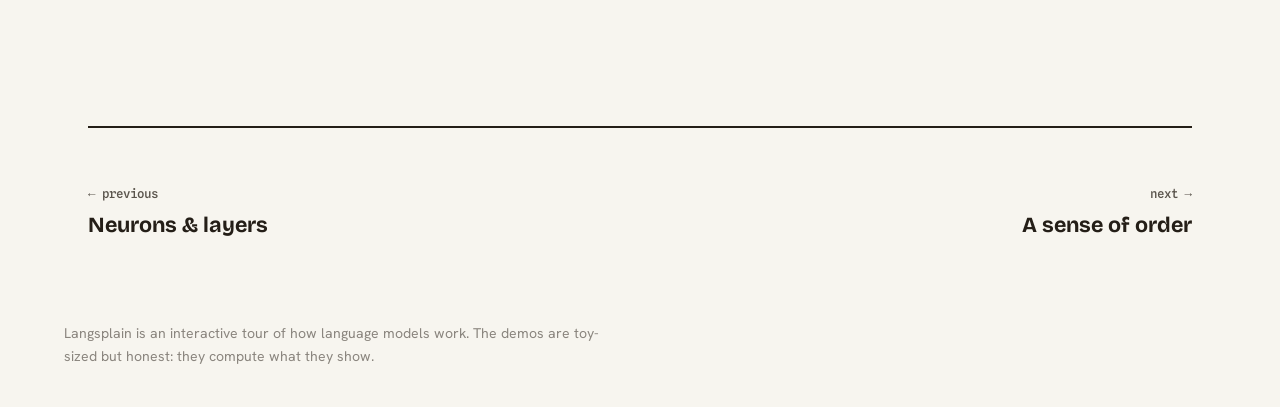
<file: prediction/index.html>
<!doctype html>
<html lang="en">
<head>
<meta charset="utf-8">
<meta name="viewport" content="width=device-width, initial-scale=1">
<title>Prediction · Langsplain</title>
<meta name="description" content="Play with temperature and top-p: load the dice a language model rolls to pick its next word.">
<link rel="preconnect" href="https://fonts.googleapis.com">
<link rel="preconnect" href="https://fonts.gstatic.com" crossorigin>
<link href="https://fonts.googleapis.com/css2?family=Bricolage+Grotesque:opsz,wght@12..96,400..800&family=Hanken+Grotesk:wght@400;600;700&family=Spline+Sans+Mono:wght@400;600&display=swap" rel="stylesheet">
<link rel="stylesheet" href="../assets/css/site.css">
<link rel="icon" href="../assets/favicon.svg" type="image/svg+xml">
<link rel="canonical" href="https://langsplain.com/prediction/">
<meta name="theme-color" content="#f7f4ec">
<meta property="og:type" content="website">
<meta property="og:site_name" content="Langsplain">
<meta property="og:title" content="Prediction · Langsplain">
<meta property="og:description" content="Play with temperature and top-p: load the dice a language model rolls to pick its next word.">
<meta property="og:url" content="https://langsplain.com/prediction/">
<meta property="og:image" content="https://langsplain.com/assets/og.png">
<meta property="og:image:width" content="1200">
<meta property="og:image:height" content="630">
<meta name="twitter:card" content="summary_large_image">
<meta name="twitter:title" content="Prediction · Langsplain">
<meta name="twitter:description" content="Play with temperature and top-p: load the dice a language model rolls to pick its next word.">
<meta name="twitter:image" content="https://langsplain.com/assets/og.png">
<link rel="apple-touch-icon" href="../assets/apple-touch-icon.png">
<link rel="icon" type="image/png" sizes="32x32" href="../assets/icon-32.png">
<style>
  /* Page-local styles for the prediction chapter */
  #hero-demo, #preset-demo { --bar-h: 16px; --word-col: 6.5rem; }

  .sentence { min-height: 2.6rem; margin-bottom: 0.4rem; }

  .prob-list { display: grid; gap: 0.45rem; margin-top: 1.5rem; max-width: 34rem; }
  .prob-row {
    display: grid;
    grid-template-columns: var(--word-col) 1fr 3.6rem;
    gap: 0.7rem;
    align-items: center;
    font-family: var(--font-mono);
    font-size: 0.9rem;
    transition: opacity var(--t-med) var(--ease-out);
  }
  .prob-row .word { justify-self: start; padding: 0 0.3em; border-radius: 6px; }
  .prob-row .bar {
    height: var(--bar-h);
    border: 2px solid var(--ink);
    border-radius: 6px;
    overflow: hidden;
    background: var(--paper-deep);
  }
  .prob-row .fill {
    height: 100%;
    background: var(--coral);
    width: 0%;
    transition: width var(--t-med) var(--ease-out), background var(--t-med) var(--ease-out);
  }
  .prob-row .pct { color: var(--ink-soft); font-size: 0.8rem; text-align: right; }
  .prob-row.cut { opacity: 0.32; }
  .prob-row.cut .fill { background: var(--line); }
  .prob-row.cut .word { text-decoration: line-through; text-decoration-thickness: 1.5px; }
  .prob-row.landed .word { background: var(--marigold); box-shadow: 0 0 0 2px var(--ink); }
  .prob-row.landed .fill { background: var(--marigold); }

  .roll-controls { display: flex; flex-wrap: wrap; gap: 1.25rem 2rem; align-items: end; margin-top: 1.5rem; }
  .roll-controls .knob { flex: 1 1 180px; max-width: 300px; }
  .btn.big { font-size: 1.05rem; padding: 0.6rem 1.5rem; }

  .token.pop { animation: chip-pop var(--t-med) var(--ease-out); }
  @keyframes chip-pop {
    from { transform: scale(0.6); opacity: 0; }
  }

  .preset-row { display: flex; flex-wrap: wrap; gap: 0.6rem; align-items: center; }
  .btn.preset .mono { font-weight: 500; font-size: 0.78rem; color: var(--ink-soft); margin-left: 0.45em; }
  .btn.preset[aria-pressed="true"] { background: var(--marigold-tint); box-shadow: 0 3px 0 var(--ink); transform: translateY(-1px); }

  .runs { margin-top: 1.6rem; display: grid; }
  .run { display: grid; grid-template-columns: 7rem 1fr; gap: 0.9rem; align-items: start; padding-block: 0.85rem; }
  .run + .run { border-top: 1px dashed var(--line); }
  .run .run-label { font-family: var(--font-mono); font-size: 0.76rem; color: var(--ink-soft); padding-top: 0.35rem; line-height: 1.45; }
  .run .run-label b { display: block; font-family: var(--font-body); font-size: 0.92rem; font-weight: 700; color: var(--ink); }
  .run .token-row .lead-in { font-family: var(--font-mono); font-size: 0.85rem; color: var(--ink-faint); }
  @media (max-width: 520px) {
    .run { grid-template-columns: 1fr; gap: 0.4rem; }
  }
</style>
</head>
<body>

<header class="wrap">
  <nav class="site-nav" aria-label="Site">
    <a class="brand" href="../">langsplain<span class="dot">.</span></a>
    <div class="nav-links">
      <a href="../#journey">All chapters</a>
    </div>
  </nav>
</header>

<main class="wrap">
  <header class="chapter-head">
    <p class="kicker"><b>05</b> / prediction</p>
    <h1>Rolling loaded dice</h1>
    <p class="lede">A model never picks the next word. It scores every word it knows, then rolls dice loaded to match those scores. Here, you get to load the dice yourself.</p>
  </header>

  <!-- ============ Hero demo: the sampling playground ============ -->
  <section class="section" aria-labelledby="demo1-title">
    <div class="prose">
      <h2 id="demo1-title">Load the dice yourself</h2>
      <p>The sentence below has stopped mid-thought, and the model has just scored every candidate for the next word. Twelve of them are shown, already converted into probabilities: the bars are the dice. <strong>Temperature</strong> reshapes them, <strong>top-p</strong> trims the weird tail, and the roll button does exactly what the model does: pick one word, at random, in proportion to its bar.</p>
      <p>One simplification, so you know we are being honest: a real model re-scores everything after each word it adds. This toy keeps the same scoreboard for every roll, so you can watch the dice instead of chasing them.</p>
    </div>

    <div class="stage">
      <div class="stage-bar">
        <span class="stage-title">the sampling playground · roll the dice</span>
        <button class="btn small" id="hero-reset">reset</button>
      </div>
      <div class="stage-body" id="hero-demo">
        <noscript><p>This demo needs JavaScript.</p></noscript>
      </div>
    </div>
    <p class="hint">Drag temperature down to 0.1 and the dice barely wobble. Push it past 1.5 and keep an eye on <span class="mono">soup</span>.</p>
  </section>

  <!-- ============ How the knobs work ============ -->
  <section class="section" aria-labelledby="how-title">
    <div class="prose">
      <h2 id="how-title">A score for every single word</h2>
      <p>At every step, the model finishes its thinking with a score for <strong>every token in its vocabulary</strong>. Not the plausible ones: all of them, fifty thousand or so, including the emoji and the fragments of Finnish. Most score terribly, but nothing scores zero. That full scoreboard is squashed into probabilities, and then something has to choose.</p>
      <p>The obvious choice is the top bar every time. That is called <strong>greedy</strong> decoding, and it turns out to be a personality flaw: greedy models repeat themselves, loop, and sand every sentence down to its most predictable version. A little randomness is not a bug you tolerate. It is what makes the output feel written rather than retrieved.</p>
      <p>So you get two knobs. <strong>Temperature</strong> does not add noise; it reshapes the whole distribution. Below 1, gaps between scores get exaggerated and the favourite becomes a near-certainty. Above 1, the bars flatten out and long shots become live possibilities. <strong>Top-p</strong> handles the tail: sort the words by probability, keep the smallest set that covers p of the total, and throw the rest away entirely. The greyed-out words in the playground are the ones the dice can no longer land on, no matter how lucky.</p>
    </div>
  </section>

  <!-- ============ Second demo: personality presets ============ -->
  <section class="section" aria-labelledby="demo2-title">
    <div class="prose">
      <h2 id="demo2-title">Temperature is a personality</h2>
      <p>Products built on these models rarely ask you for a temperature. They pick one for you, and that choice is most of what people describe as the model&rsquo;s vibe. Try the three presets: each one animates the knobs into place, then rolls six words in a row so you can see the setting as a personality. Watch <em>precise</em> roll the same word again and again; that is greedy decoding&rsquo;s whole personality in one line.</p>
    </div>

    <div class="stage">
      <div class="stage-bar">
        <span class="stage-title">personality presets · pick a vibe</span>
      </div>
      <div class="stage-body" id="preset-demo">
        <div class="preset-row" role="group" aria-label="Sampling presets">
          <button class="btn preset" data-name="precise" data-t="0.2" data-p="1">precise<span class="mono">T 0.2</span></button>
          <button class="btn preset" data-name="default" data-t="0.8" data-p="0.95">default<span class="mono">T 0.8 · p 0.95</span></button>
          <button class="btn preset" data-name="unhinged" data-t="1.8" data-p="1">unhinged<span class="mono">T 1.8</span></button>
          <button class="btn" id="preset-roll">roll a line</button>
        </div>
        <div class="controls-row" style="margin-top:1.25rem;">
          <div class="knob">
            <div class="knob-label"><label for="t2-slider">temperature</label><span class="value" id="t2-val">0.80</span></div>
            <input type="range" id="t2-slider" min="0.1" max="2" step="0.05" value="0.8">
          </div>
          <div class="knob">
            <div class="knob-label"><label for="p2-slider">top-p</label><span class="value" id="p2-val">0.95</span></div>
            <input type="range" id="p2-slider" min="0.1" max="1" step="0.01" value="0.95">
          </div>
        </div>
        <div class="runs" id="runs" aria-live="polite" aria-label="Recent continuations"></div>
      </div>
    </div>
    <p class="hint">Click <em>unhinged</em> twice. You will not get the same line twice. That is what the dial buys.</p>
  </section>

  <!-- ============ Closing prose ============ -->
  <section class="section" aria-labelledby="why-title">
    <div class="prose">
      <h2 id="why-title">Why you never get the same answer twice</h2>
      <p>Ask a chatbot the same question tomorrow and you may get a different answer, and now you know exactly where the fork happens. The scores are the same. The probabilities are the same. But at every single word, dice get rolled, and one early roll that lands on the second-favourite word sends the whole continuation down a different road.</p>
      <p>That is the trade the people who tune these systems are making on your behalf: sharpen the dice and you get answers that are reliable but samey; flatten them and you get surprise, plus the occasional confident absurdity. The randomness is a dial, and someone chose where to set it.</p>
    </div>
  </section>

  <nav class="pager wrap" aria-label="Chapters">
    <a href="../layers/"><span class="dir">&larr; previous</span>Neurons &amp; layers</a>
    <a class="next" href="../position/"><span class="dir">next &rarr;</span>A sense of order</a>
  </nav>
</main>

<footer class="site-footer wrap">
  <p>Langsplain is an interactive tour of how language models work. The demos are toy-sized but honest: they compute what they show.</p>
</footer>

<script type="module" src="../assets/js/prediction.js"></script>
</body>
</html>
</file>
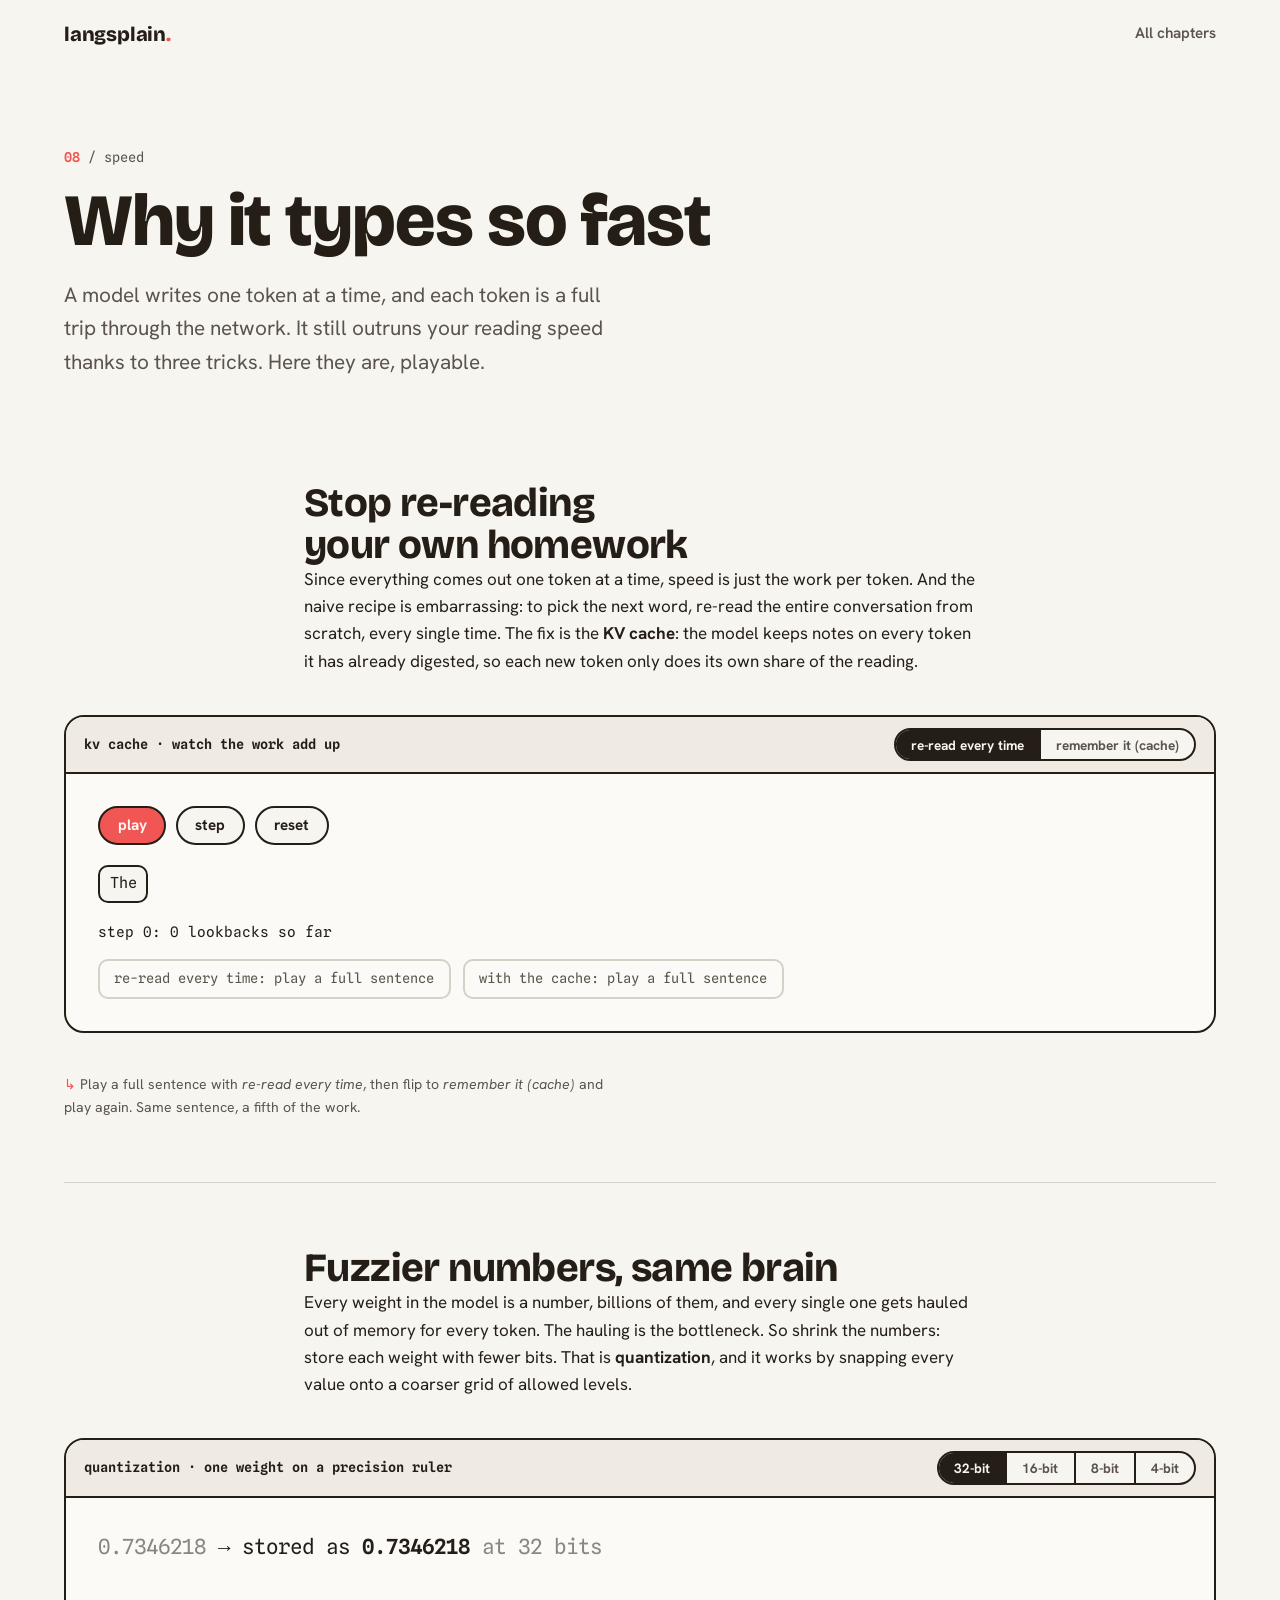
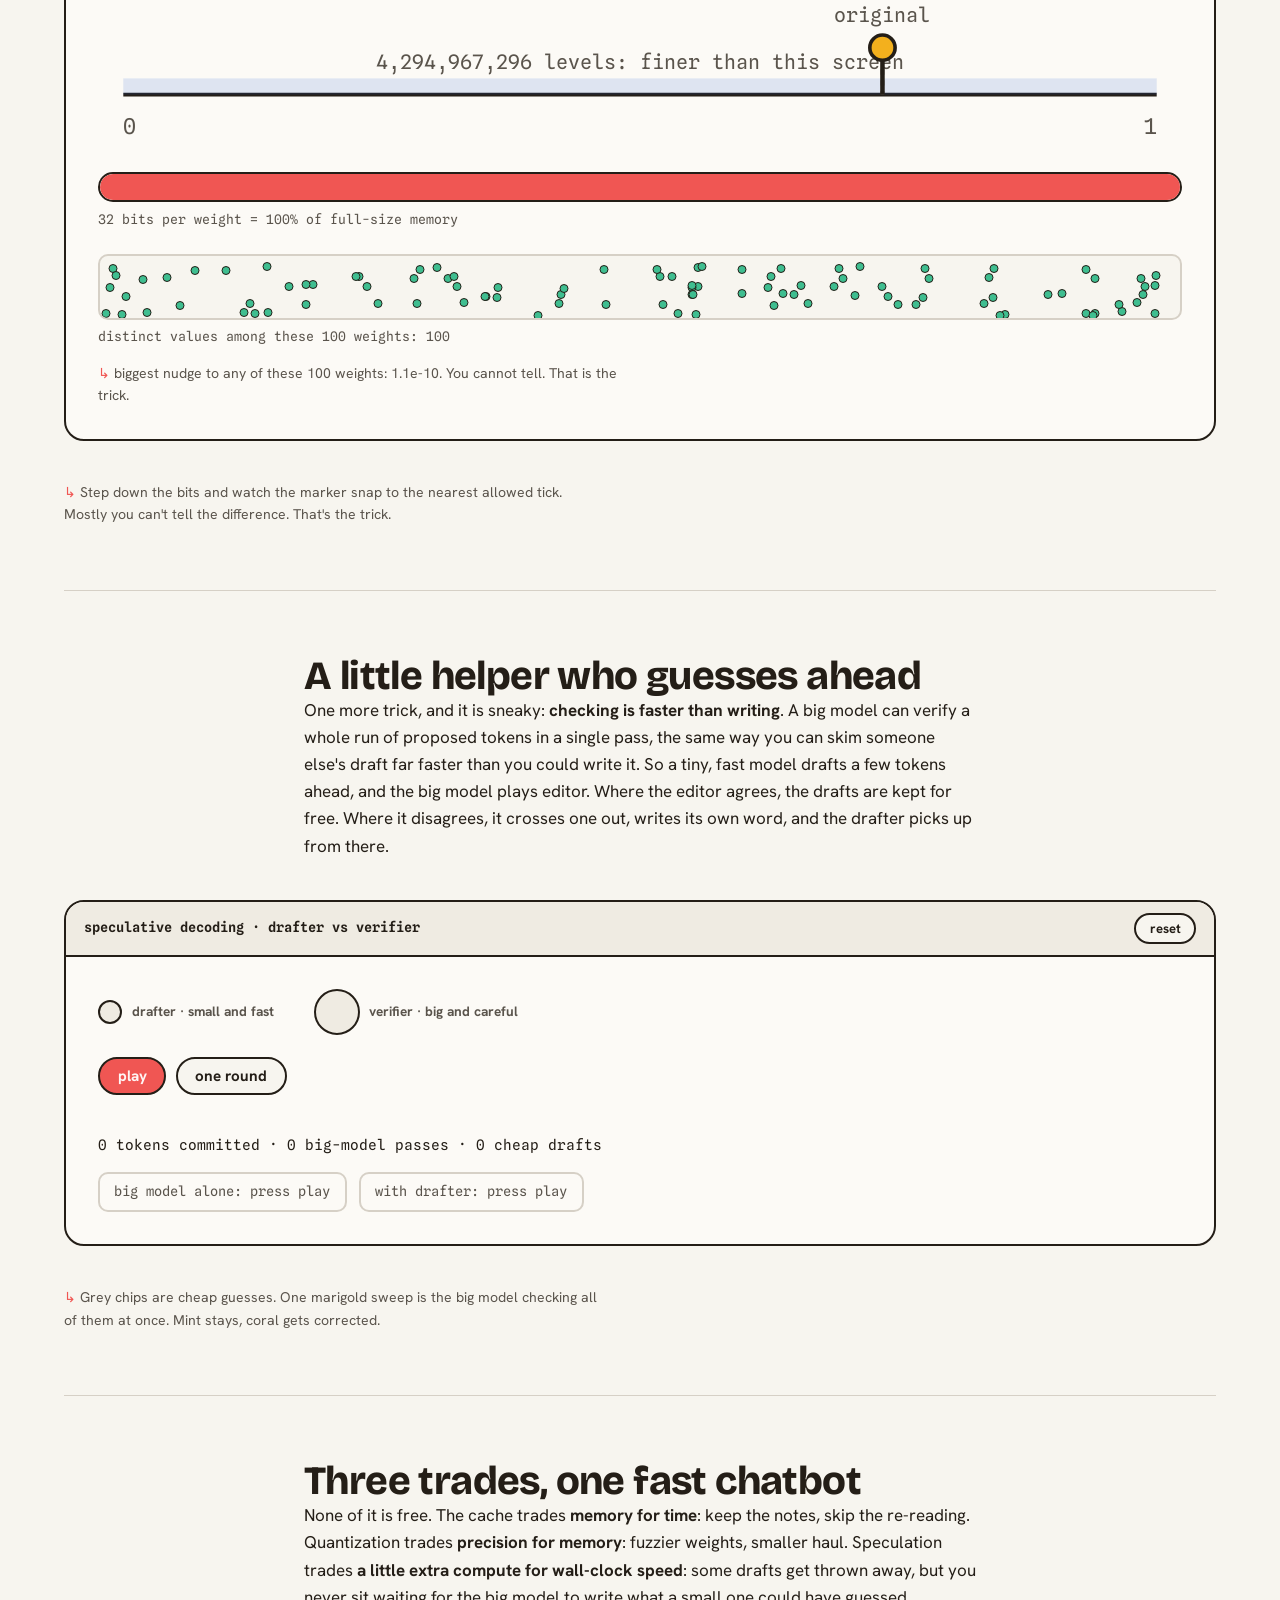
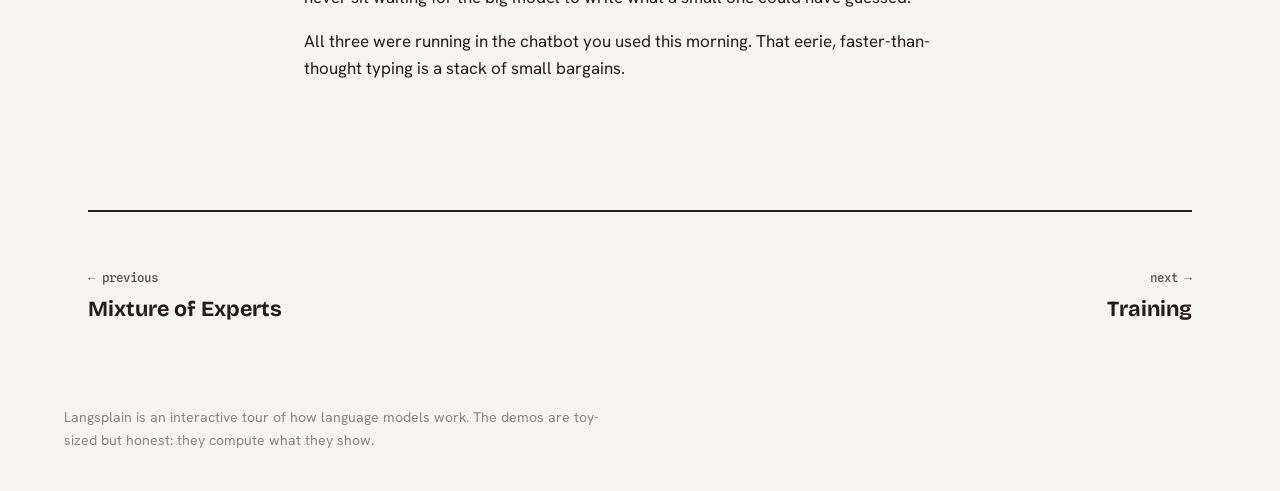
<file: speed/index.html>
<!doctype html>
<html lang="en">
<head>
<meta charset="utf-8">
<meta name="viewport" content="width=device-width, initial-scale=1">
<title>Speed · Langsplain</title>
<meta name="description" content="Why chatbots type so fast: play with the KV cache, quantization, and speculative decoding.">
<link rel="preconnect" href="https://fonts.googleapis.com">
<link rel="preconnect" href="https://fonts.gstatic.com" crossorigin>
<link href="https://fonts.googleapis.com/css2?family=Bricolage+Grotesque:opsz,wght@12..96,400..800&family=Hanken+Grotesk:wght@400;600;700&family=Spline+Sans+Mono:wght@400;600&display=swap" rel="stylesheet">
<link rel="stylesheet" href="../assets/css/site.css">
<link rel="icon" href="../assets/favicon.svg" type="image/svg+xml">
<link rel="canonical" href="https://langsplain.com/speed/">
<meta name="theme-color" content="#f7f4ec">
<meta property="og:type" content="website">
<meta property="og:site_name" content="Langsplain">
<meta property="og:title" content="Speed · Langsplain">
<meta property="og:description" content="Why chatbots type so fast: play with the KV cache, quantization, and speculative decoding.">
<meta property="og:url" content="https://langsplain.com/speed/">
<meta property="og:image" content="https://langsplain.com/assets/og.png">
<meta property="og:image:width" content="1200">
<meta property="og:image:height" content="630">
<meta name="twitter:card" content="summary_large_image">
<meta name="twitter:title" content="Speed · Langsplain">
<meta name="twitter:description" content="Why chatbots type so fast: play with the KV cache, quantization, and speculative decoding.">
<meta name="twitter:image" content="https://langsplain.com/assets/og.png">
<link rel="apple-touch-icon" href="../assets/apple-touch-icon.png">
<link rel="icon" type="image/png" sizes="32x32" href="../assets/icon-32.png">
<style>
  /* ---- chapter 08 page styles ---- */

  /* KV cache demo */
  .kv-shelf {
    display: flex; flex-wrap: wrap; gap: 0.5rem; align-items: center;
    padding: 0.45rem 0.65rem;
    border: 2px dashed var(--mint-deep);
    border-radius: var(--r-chip);
    background: var(--mint-tint);
  }
  .kv-shelf-label {
    font-family: var(--font-mono); font-size: 0.72rem; font-weight: 600;
    color: var(--mint-deep); margin-right: 0.15rem;
  }
  .token.reading {
    background: var(--cobalt); color: oklch(0.97 0.01 262);
    transform: translateY(-2px); box-shadow: 0 3px 0 var(--ink);
  }
  .counter {
    font-family: var(--font-mono); font-size: 0.9rem; margin-top: 1.1rem;
    min-height: 1.5em;
  }
  .score-row { display: flex; flex-wrap: wrap; gap: 0.75rem; margin-top: 1rem; }
  .score-slot {
    border: 2px solid var(--line); border-radius: var(--r-chip);
    padding: 0.45rem 0.9rem;
    font-family: var(--font-mono); font-size: 0.85rem; color: var(--ink-soft);
    transition: border-color var(--t-med) var(--ease-out), background var(--t-med) var(--ease-out);
  }
  .score-slot.filled { border-color: var(--ink); color: var(--ink); background: var(--paper); }
  .score-slot b { font-weight: 600; }
  .demo-buttons { display: flex; flex-wrap: wrap; gap: 0.6rem; margin-bottom: 1.25rem; }

  /* Quantization demo */
  .q-readout {
    font-family: var(--font-mono); font-size: clamp(1rem, 2.6vw, 1.3rem);
    margin-bottom: 1rem;
  }
  .q-readout .was { color: var(--ink-faint); }
  .q-readout .now { font-weight: 600; }
  .q-ruler { display: block; width: 100%; height: auto; }
  .membar-track {
    height: 30px; border: var(--border-toy); border-radius: 999px;
    overflow: hidden; margin-top: 1.25rem; background: var(--paper);
  }
  .membar-fill {
    height: 100%; background: var(--coral); border-radius: 999px 0 0 999px;
    transition: width var(--t-slow) var(--ease-out);
  }
  .membar-label {
    font-family: var(--font-mono); font-size: 0.82rem; color: var(--ink-soft);
    margin-top: 0.4rem;
  }
  .dotfield {
    position: relative; height: 66px;
    border: 2px solid var(--line); border-radius: var(--r-chip);
    margin-top: 1.5rem; overflow: hidden; background: var(--paper);
  }
  .dotfield .dot {
    position: absolute; width: 9px; height: 9px; border-radius: 50%;
    background: var(--mint); border: 1.5px solid var(--ink);
    transform: translateX(-50%);
    transition: left var(--t-slow) var(--ease-out);
  }

  /* Speculative decoding demo */
  .cast { display: flex; flex-wrap: wrap; gap: 1.5rem 2.5rem; margin-bottom: 1.4rem; }
  .cast .who {
    display: flex; align-items: center; gap: 0.6rem;
    font-size: 0.85rem; font-weight: 700; color: var(--ink-soft);
    transition: color var(--t-fast) var(--ease-out);
  }
  .cast .face {
    border-radius: 50%; border: var(--border-toy); background: var(--paper-deep);
    flex: none;
    transition: background var(--t-fast) var(--ease-out), transform var(--t-fast) var(--ease-out);
  }
  .face.small { width: 24px; height: 24px; }
  .face.big { width: 46px; height: 46px; }
  .who.active { color: var(--ink); }
  .who.active .face { background: var(--marigold); transform: scale(1.12); }
  .stripwrap { position: relative; }
  .token.draft { background: var(--paper-deep); border-style: dashed; color: var(--ink-soft); }
  .token.reject { background: var(--coral); color: oklch(0.98 0.01 25); }
  .token.discard { opacity: 0.15; transform: translateY(6px) scale(0.9); }
  .sweep {
    position: absolute; width: 34px; border-radius: var(--r-chip);
    background: var(--marigold); opacity: 0.5; pointer-events: none;
    transition: left 520ms var(--ease-out);
  }
</style>
</head>
<body>

<header class="wrap">
  <nav class="site-nav" aria-label="Site">
    <a class="brand" href="../">langsplain<span class="dot">.</span></a>
    <div class="nav-links">
      <a href="../#journey">All chapters</a>
    </div>
  </nav>
</header>

<main class="wrap">
  <header class="chapter-head">
    <p class="kicker"><b>08</b> / speed</p>
    <h1>Why it types so fast</h1>
    <p class="lede">A model writes one token at a time, and each token is a full trip through the network. It still outruns your reading speed thanks to three tricks. Here they are, playable.</p>
  </header>

  <!-- ============ Demo 1: KV cache ============ -->
  <section class="section" aria-labelledby="kv-title">
    <div class="prose">
      <h2 id="kv-title">Stop re-reading your own homework</h2>
      <p>Since everything comes out one token at a time, speed is just the work per token. And the naive recipe is embarrassing: to pick the next word, re-read the entire conversation from scratch, every single time. The fix is the <strong>KV cache</strong>: the model keeps notes on every token it has already digested, so each new token only does its own share of the reading.</p>
    </div>

    <div class="stage">
      <div class="stage-bar">
        <span class="stage-title">kv cache · watch the work add up</span>
        <div class="seg" role="group" aria-label="Cache mode" id="kv-mode"></div>
      </div>
      <div class="stage-body" id="kv-demo">
        <noscript><p>This demo needs JavaScript.</p></noscript>
      </div>
    </div>
    <p class="hint">Play a full sentence with <em>re-read every time</em>, then flip to <em>remember it (cache)</em> and play again. Same sentence, a fifth of the work.</p>
  </section>

  <!-- ============ Demo 2: quantization ============ -->
  <section class="section" aria-labelledby="q-title">
    <div class="prose">
      <h2 id="q-title">Fuzzier numbers, same brain</h2>
      <p>Every weight in the model is a number, billions of them, and every single one gets hauled out of memory for every token. The hauling is the bottleneck. So shrink the numbers: store each weight with fewer bits. That is <strong>quantization</strong>, and it works by snapping every value onto a coarser grid of allowed levels.</p>
    </div>

    <div class="stage">
      <div class="stage-bar">
        <span class="stage-title">quantization · one weight on a precision ruler</span>
        <div class="seg" role="group" aria-label="Bits per weight" id="q-bits"></div>
      </div>
      <div class="stage-body" id="q-demo">
        <noscript><p>This demo needs JavaScript.</p></noscript>
      </div>
    </div>
    <p class="hint">Step down the bits and watch the marker snap to the nearest allowed tick. Mostly you can't tell the difference. That's the trick.</p>
  </section>

  <!-- ============ Demo 3: speculative decoding ============ -->
  <section class="section" aria-labelledby="sp-title">
    <div class="prose">
      <h2 id="sp-title">A little helper who guesses ahead</h2>
      <p>One more trick, and it is sneaky: <strong>checking is faster than writing</strong>. A big model can verify a whole run of proposed tokens in a single pass, the same way you can skim someone else's draft far faster than you could write it. So a tiny, fast model drafts a few tokens ahead, and the big model plays editor. Where the editor agrees, the drafts are kept for free. Where it disagrees, it crosses one out, writes its own word, and the drafter picks up from there.</p>
    </div>

    <div class="stage">
      <div class="stage-bar">
        <span class="stage-title">speculative decoding · drafter vs verifier</span>
        <button class="btn small" id="sp-reset">reset</button>
      </div>
      <div class="stage-body" id="sp-demo">
        <noscript><p>This demo needs JavaScript.</p></noscript>
      </div>
    </div>
    <p class="hint">Grey chips are cheap guesses. One marigold sweep is the big model checking all of them at once. Mint stays, coral gets corrected.</p>
  </section>

  <!-- ============ Closing ============ -->
  <section class="section" aria-labelledby="close-title">
    <div class="prose">
      <h2 id="close-title">Three trades, one fast chatbot</h2>
      <p>None of it is free. The cache trades <strong>memory for time</strong>: keep the notes, skip the re-reading. Quantization trades <strong>precision for memory</strong>: fuzzier weights, smaller haul. Speculation trades <strong>a little extra compute for wall-clock speed</strong>: some drafts get thrown away, but you never sit waiting for the big model to write what a small one could have guessed.</p>
      <p>All three were running in the chatbot you used this morning. That eerie, faster-than-thought typing is a stack of small bargains.</p>
    </div>
  </section>

  <nav class="pager wrap" aria-label="Chapters">
    <a href="../experts/"><span class="dir">← previous</span>Mixture of Experts</a>
    <a class="next" href="../training/"><span class="dir">next →</span>Training</a>
  </nav>
</main>

<footer class="site-footer wrap">
  <p>Langsplain is an interactive tour of how language models work. The demos are toy-sized but honest: they compute what they show.</p>
</footer>

<script type="module" src="../assets/js/speed.js"></script>
</body>
</html>
</file>
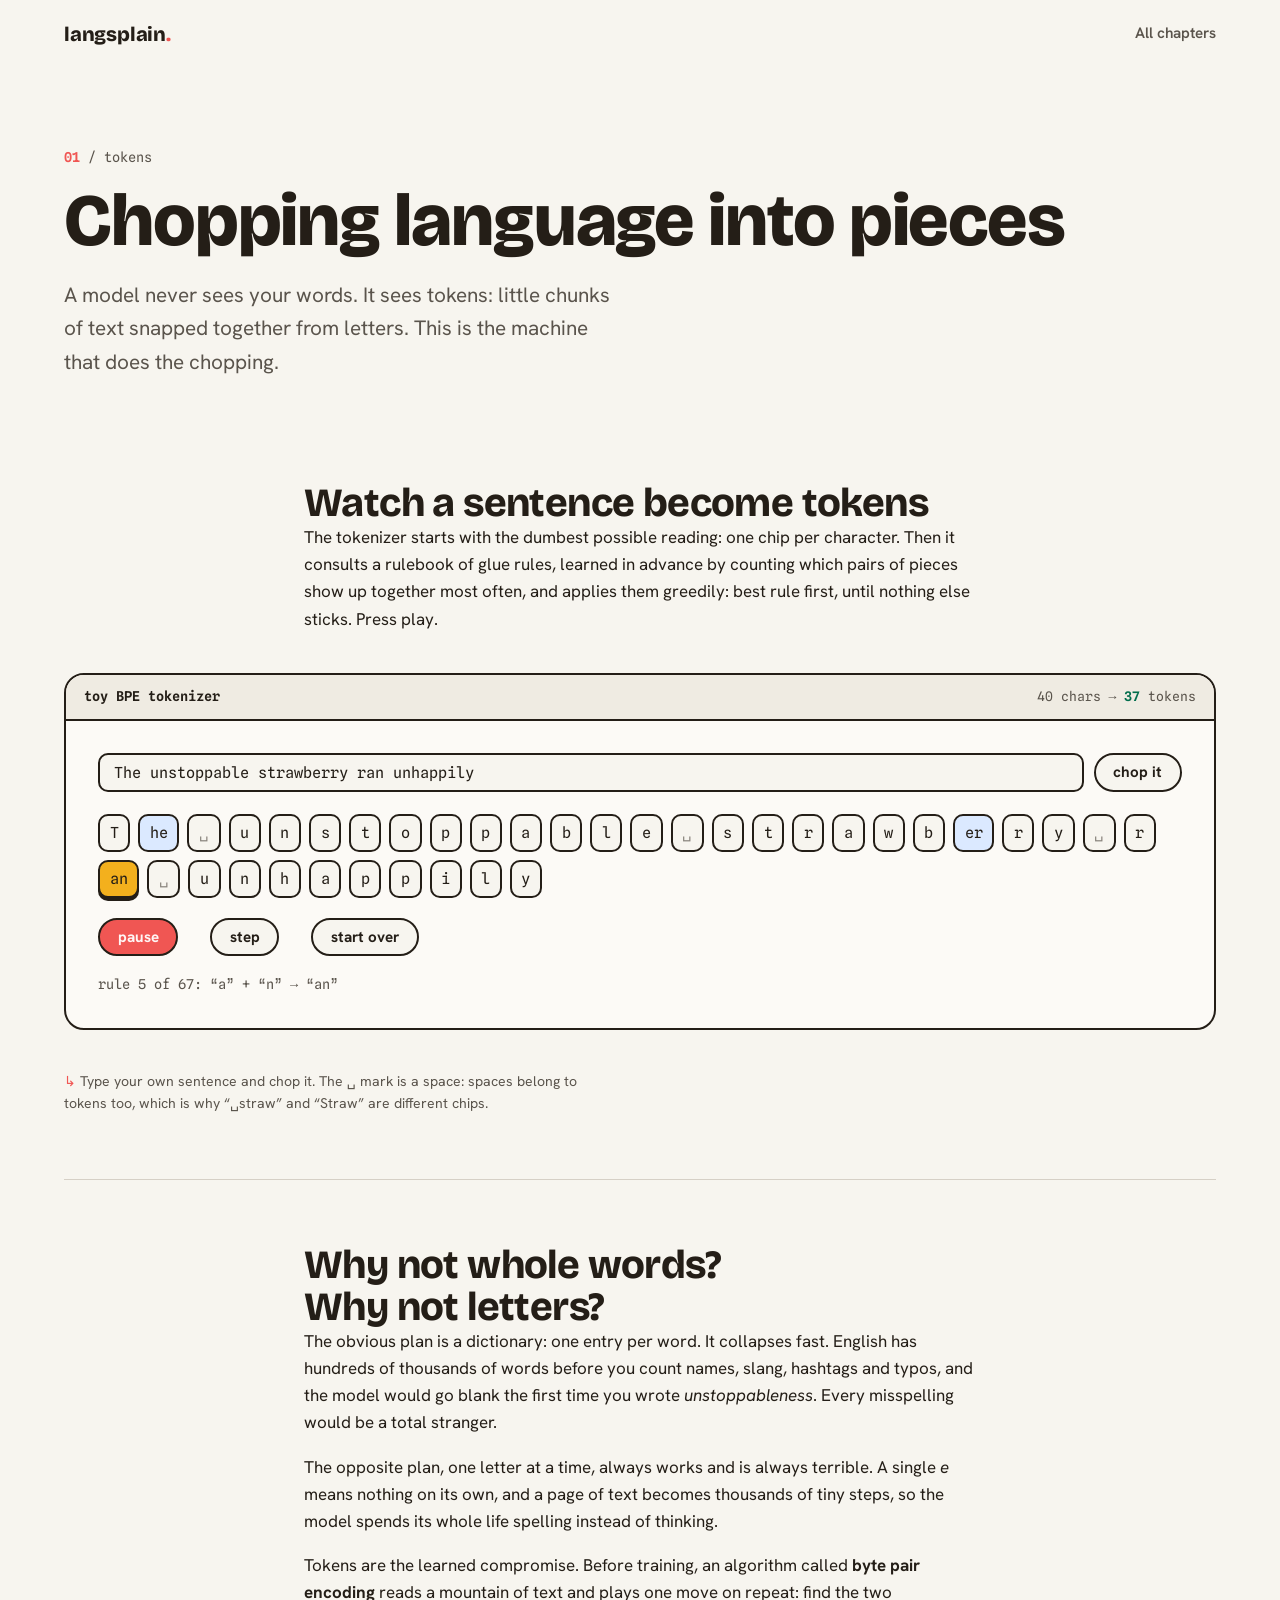
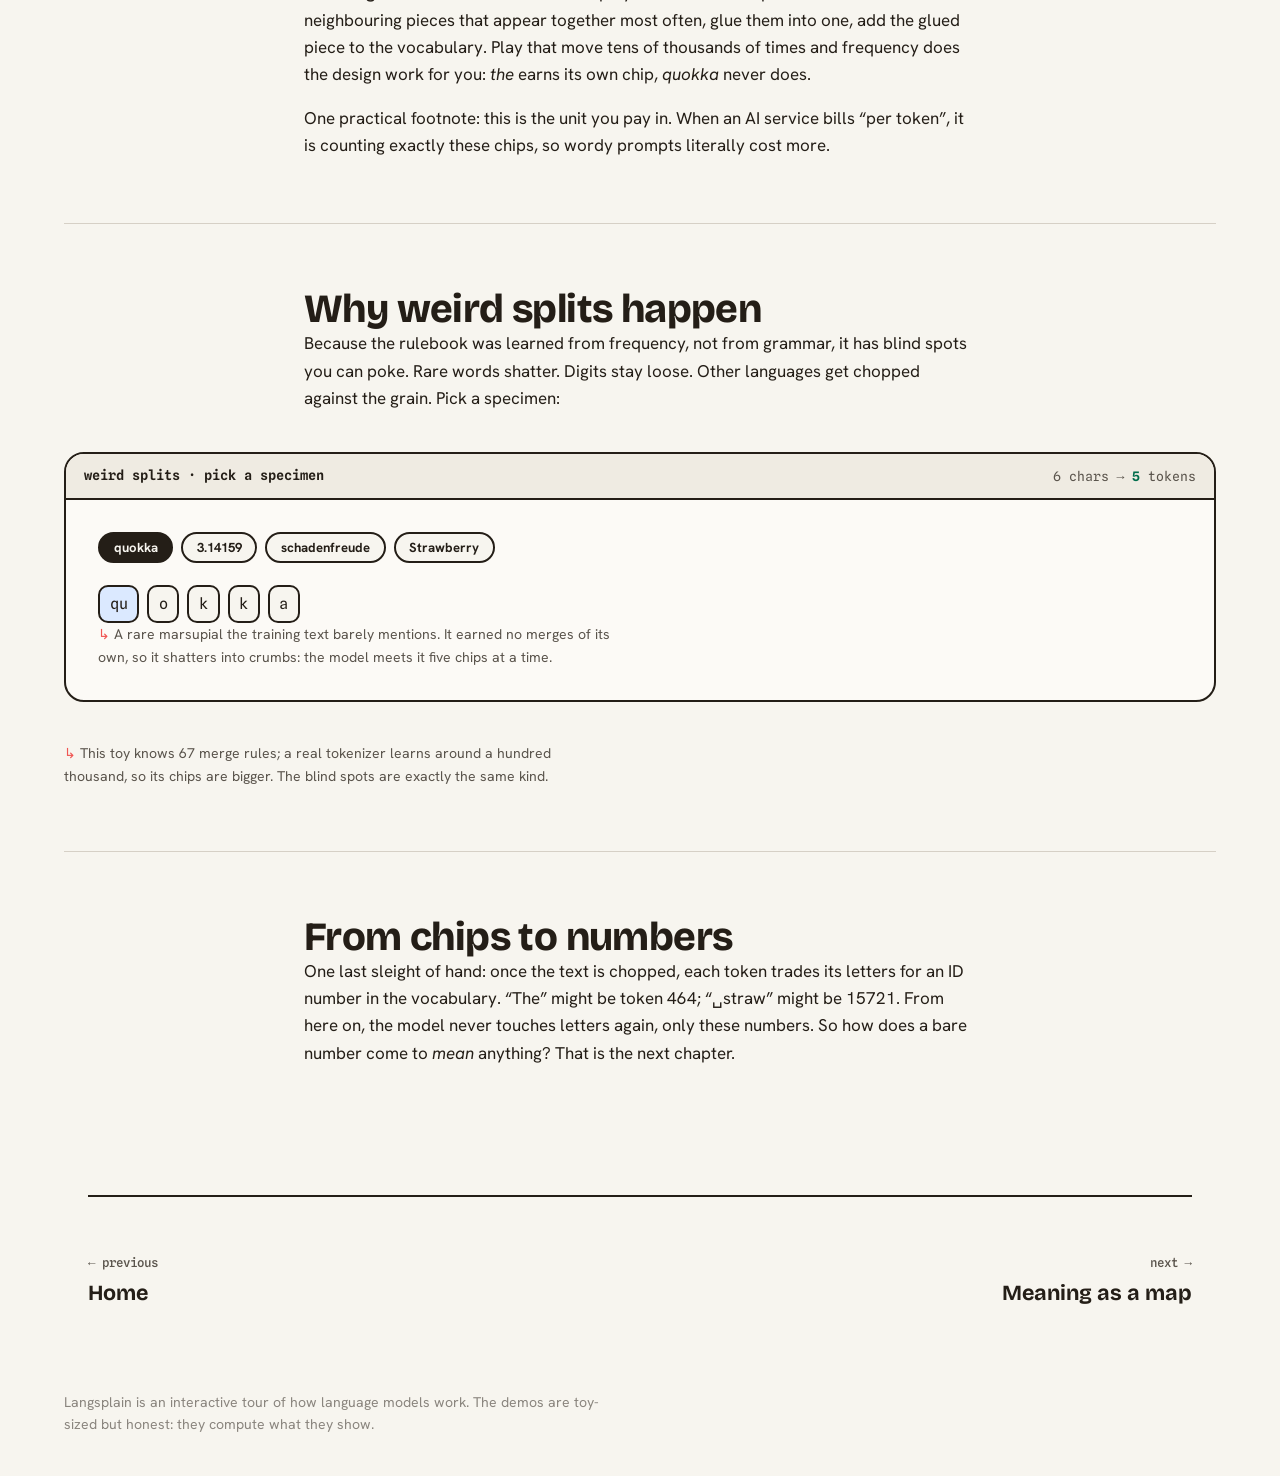
<file: tokens/index.html>
<!doctype html>
<html lang="en">
<head>
<meta charset="utf-8">
<meta name="viewport" content="width=device-width, initial-scale=1">
<title>Tokens · Langsplain</title>
<meta name="description" content="Play with a toy tokenizer: watch letters fuse into tokens, and find out why strawberry sometimes splits in strange places.">
<link rel="preconnect" href="https://fonts.googleapis.com">
<link rel="preconnect" href="https://fonts.gstatic.com" crossorigin>
<link href="https://fonts.googleapis.com/css2?family=Bricolage+Grotesque:opsz,wght@12..96,400..800&family=Hanken+Grotesk:wght@400;600;700&family=Spline+Sans+Mono:wght@400;600&display=swap" rel="stylesheet">
<link rel="stylesheet" href="../assets/css/site.css">
<link rel="icon" href="../assets/favicon.svg" type="image/svg+xml">
<link rel="canonical" href="https://langsplain.com/tokens/">
<meta name="theme-color" content="#f7f4ec">
<meta property="og:type" content="website">
<meta property="og:site_name" content="Langsplain">
<meta property="og:title" content="Tokens · Langsplain">
<meta property="og:description" content="Play with a toy tokenizer: watch letters fuse into tokens, and find out why strawberry sometimes splits in strange places.">
<meta property="og:url" content="https://langsplain.com/tokens/">
<meta property="og:image" content="https://langsplain.com/assets/og.png">
<meta property="og:image:width" content="1200">
<meta property="og:image:height" content="630">
<meta name="twitter:card" content="summary_large_image">
<meta name="twitter:title" content="Tokens · Langsplain">
<meta name="twitter:description" content="Play with a toy tokenizer: watch letters fuse into tokens, and find out why strawberry sometimes splits in strange places.">
<meta name="twitter:image" content="https://langsplain.com/assets/og.png">
<link rel="apple-touch-icon" href="../assets/apple-touch-icon.png">
<link rel="icon" type="image/png" sizes="32x32" href="../assets/icon-32.png">
<style>
  /* page-specific: tokenizer demo bits */
  .input-row { display: flex; flex-wrap: wrap; gap: 0.6rem; }
  .tok-input {
    flex: 1 1 16rem; min-width: 0;
    font-family: var(--font-mono); font-size: 0.95rem;
    color: var(--ink);
    padding: 0.5rem 0.9rem;
    border: var(--border-toy); border-radius: var(--r-chip);
    background: var(--paper);
  }
  .demo-gap { margin-top: 1.4rem; }
  .token .sp { color: var(--ink-faint); }
  .token.fresh { background: var(--marigold); box-shadow: 0 3px 0 var(--ink); }
  .merge-log {
    font-family: var(--font-mono); font-size: 0.85rem;
    color: var(--ink-soft);
    margin-top: 1.1rem; min-height: 1.5em;
  }
  .count-readout {
    font-family: var(--font-mono); font-size: 0.82rem;
    color: var(--ink-soft); white-space: nowrap;
  }
  .count-readout b { color: var(--mint-deep); font-weight: 600; }
  .preset-row { display: flex; flex-wrap: wrap; gap: 0.5rem; }
  .preset-row .btn[aria-pressed="true"] { background: var(--ink); color: var(--paper); }
  .btn:disabled {
    opacity: 0.4; cursor: default;
    transform: none; box-shadow: none; background: var(--paper);
    color: var(--ink-soft);
  }
</style>
</head>
<body>

<header class="wrap">
  <nav class="site-nav" aria-label="Site">
    <a class="brand" href="../">langsplain<span class="dot">.</span></a>
    <div class="nav-links">
      <a href="../#journey">All chapters</a>
    </div>
  </nav>
</header>

<main class="wrap">
  <header class="chapter-head">
    <p class="kicker"><b>01</b> / tokens</p>
    <h1>Chopping language into pieces</h1>
    <p class="lede">A model never sees your words. It sees tokens: little chunks of text snapped together from letters. This is the machine that does the chopping.</p>
  </header>

  <!-- ============ Hero demo: the toy tokenizer ============ -->
  <section class="section" aria-labelledby="demo1-title">
    <div class="prose">
      <h2 id="demo1-title">Watch a sentence become tokens</h2>
      <p>The tokenizer starts with the dumbest possible reading: one chip per character. Then it consults a rulebook of glue rules, learned in advance by counting which pairs of pieces show up together most often, and applies them greedily: best rule first, until nothing else sticks. Press play.</p>
    </div>

    <div class="stage">
      <div class="stage-bar">
        <span class="stage-title">toy BPE tokenizer</span>
        <span class="count-readout" id="hero-count" aria-live="polite"></span>
      </div>
      <div class="stage-body">
        <form class="input-row" id="hero-form">
          <input class="tok-input" id="hero-text" value="The unstoppable strawberry ran unhappily"
                 maxlength="90" aria-label="Text to tokenize" autocomplete="off" spellcheck="false">
          <button class="btn" type="submit">chop it</button>
        </form>
        <div class="token-row demo-gap" id="hero-row" role="group" aria-label="Current tokens"></div>
        <div class="controls-row">
          <button class="btn primary" id="hero-play" aria-pressed="false">play</button>
          <button class="btn" id="hero-step">step</button>
          <button class="btn" id="hero-reset">start over</button>
        </div>
        <p class="merge-log" id="hero-log" aria-live="polite"></p>
        <noscript><p>This demo needs JavaScript.</p></noscript>
      </div>
    </div>
    <p class="hint">Type your own sentence and chop it. The ␣ mark is a space: spaces belong to tokens too, which is why “␣straw” and “Straw” are different chips.</p>
  </section>

  <!-- ============ Why chop at all ============ -->
  <section class="section" aria-labelledby="why-title">
    <div class="prose">
      <h2 id="why-title">Why not whole words? Why not letters?</h2>
      <p>The obvious plan is a dictionary: one entry per word. It collapses fast. English has hundreds of thousands of words before you count names, slang, hashtags and typos, and the model would go blank the first time you wrote <em>unstoppableness</em>. Every misspelling would be a total stranger.</p>
      <p>The opposite plan, one letter at a time, always works and is always terrible. A single <em>e</em> means nothing on its own, and a page of text becomes thousands of tiny steps, so the model spends its whole life spelling instead of thinking.</p>
      <p>Tokens are the learned compromise. Before training, an algorithm called <strong>byte pair encoding</strong> reads a mountain of text and plays one move on repeat: find the two neighbouring pieces that appear together most often, glue them into one, add the glued piece to the vocabulary. Play that move tens of thousands of times and frequency does the design work for you: <em>the</em> earns its own chip, <em>quokka</em> never does.</p>
      <p>One practical footnote: this is the unit you pay in. When an AI service bills “per token”, it is counting exactly these chips, so wordy prompts literally cost more.</p>
    </div>
  </section>

  <!-- ============ Weird splits ============ -->
  <section class="section" aria-labelledby="demo2-title">
    <div class="prose">
      <h2 id="demo2-title">Why weird splits happen</h2>
      <p>Because the rulebook was learned from frequency, not from grammar, it has blind spots you can poke. Rare words shatter. Digits stay loose. Other languages get chopped against the grain. Pick a specimen:</p>
    </div>

    <div class="stage">
      <div class="stage-bar">
        <span class="stage-title">weird splits · pick a specimen</span>
        <span class="count-readout" id="odd-count"></span>
      </div>
      <div class="stage-body">
        <div class="preset-row" role="group" aria-label="Example texts" id="odd-presets"></div>
        <div class="token-row demo-gap" id="odd-row" role="group" aria-label="Tokenization result"></div>
        <p class="hint" id="odd-note" aria-live="polite"></p>
      </div>
    </div>
    <p class="hint">This toy knows 67 merge rules; a real tokenizer learns around a hundred thousand, so its chips are bigger. The blind spots are exactly the same kind.</p>
  </section>

  <!-- ============ Handoff to embeddings ============ -->
  <section class="section" aria-labelledby="next-title">
    <div class="prose">
      <h2 id="next-title">From chips to numbers</h2>
      <p>One last sleight of hand: once the text is chopped, each token trades its letters for an ID number in the vocabulary. “The” might be token 464; “␣straw” might be 15721. From here on, the model never touches letters again, only these numbers. So how does a bare number come to <em>mean</em> anything? That is the next chapter.</p>
    </div>
  </section>

  <nav class="pager wrap" aria-label="Chapters">
    <a href="../"><span class="dir">← previous</span>Home</a>
    <a class="next" href="../embeddings/"><span class="dir">next →</span>Meaning as a map</a>
  </nav>
</main>

<footer class="site-footer wrap">
  <p>Langsplain is an interactive tour of how language models work. The demos are toy-sized but honest: they compute what they show.</p>
</footer>

<script type="module" src="../assets/js/tokens.js"></script>
</body>
</html>
</file>
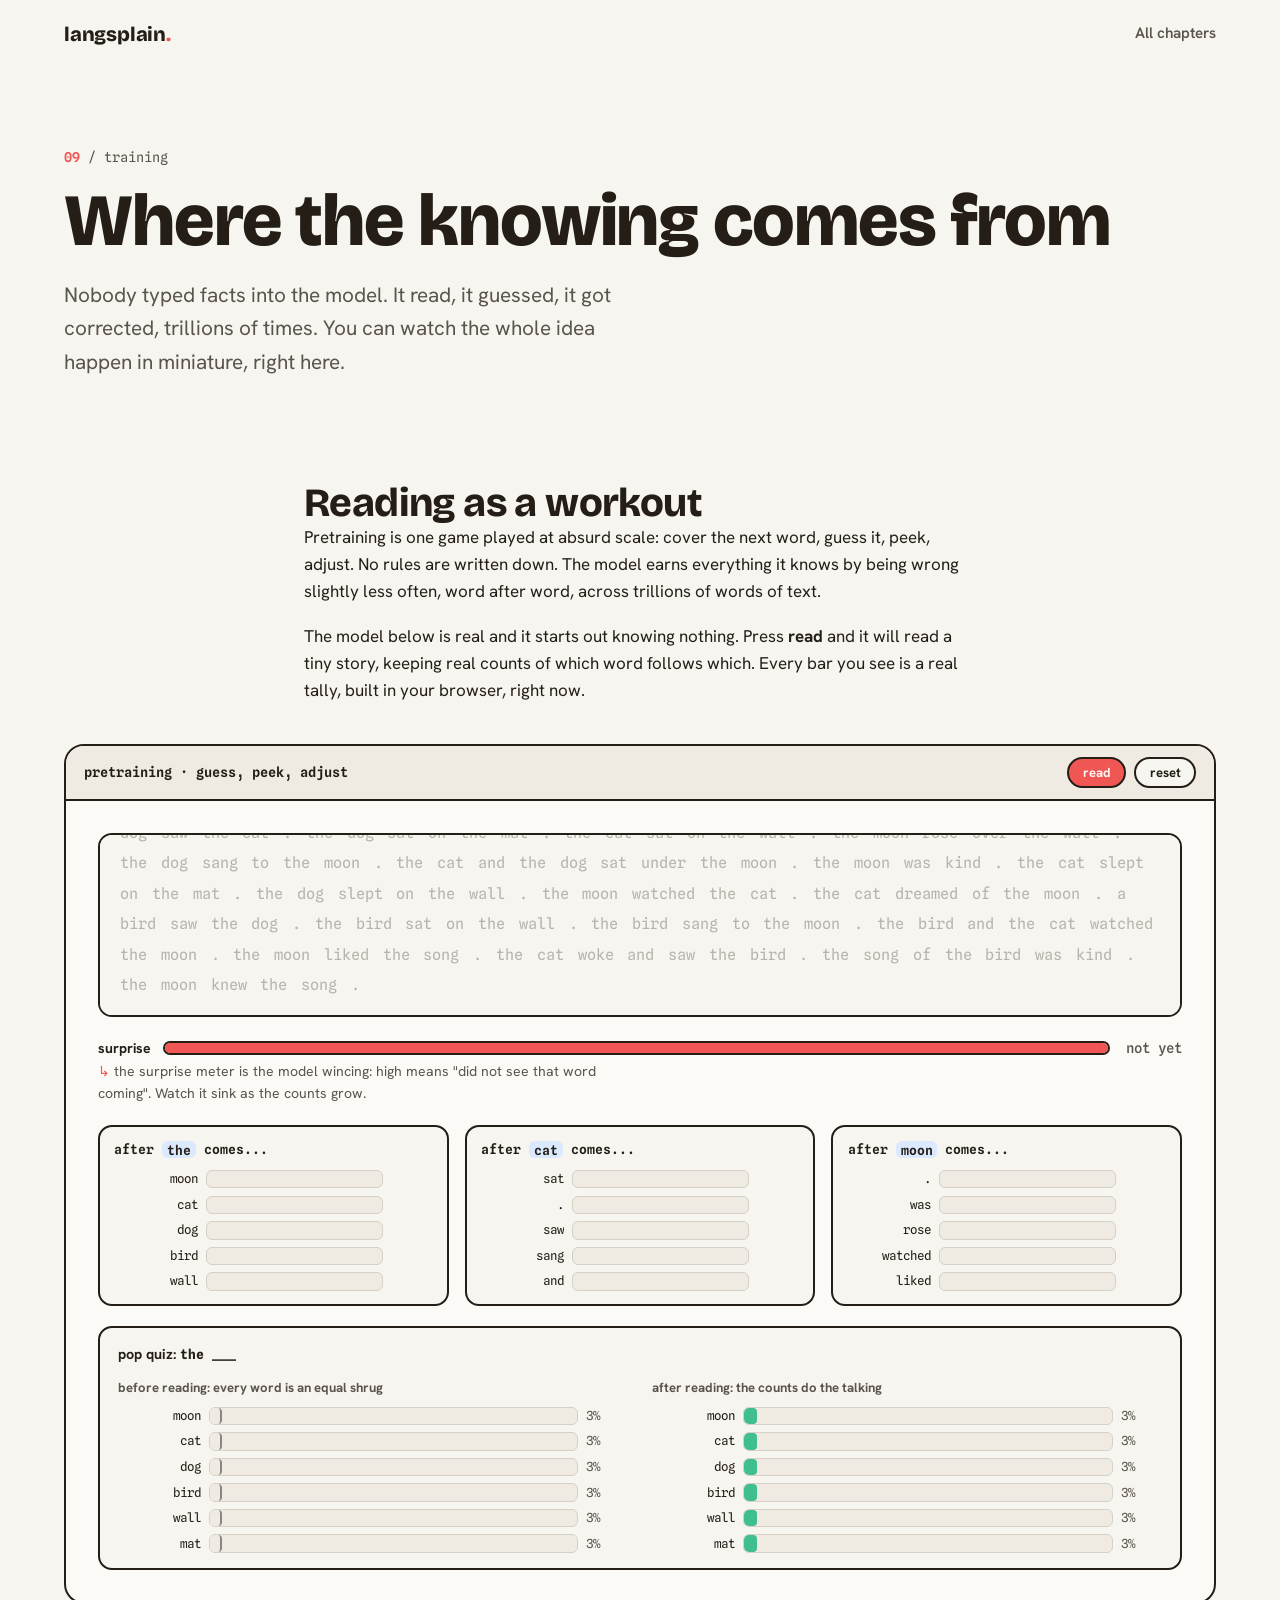
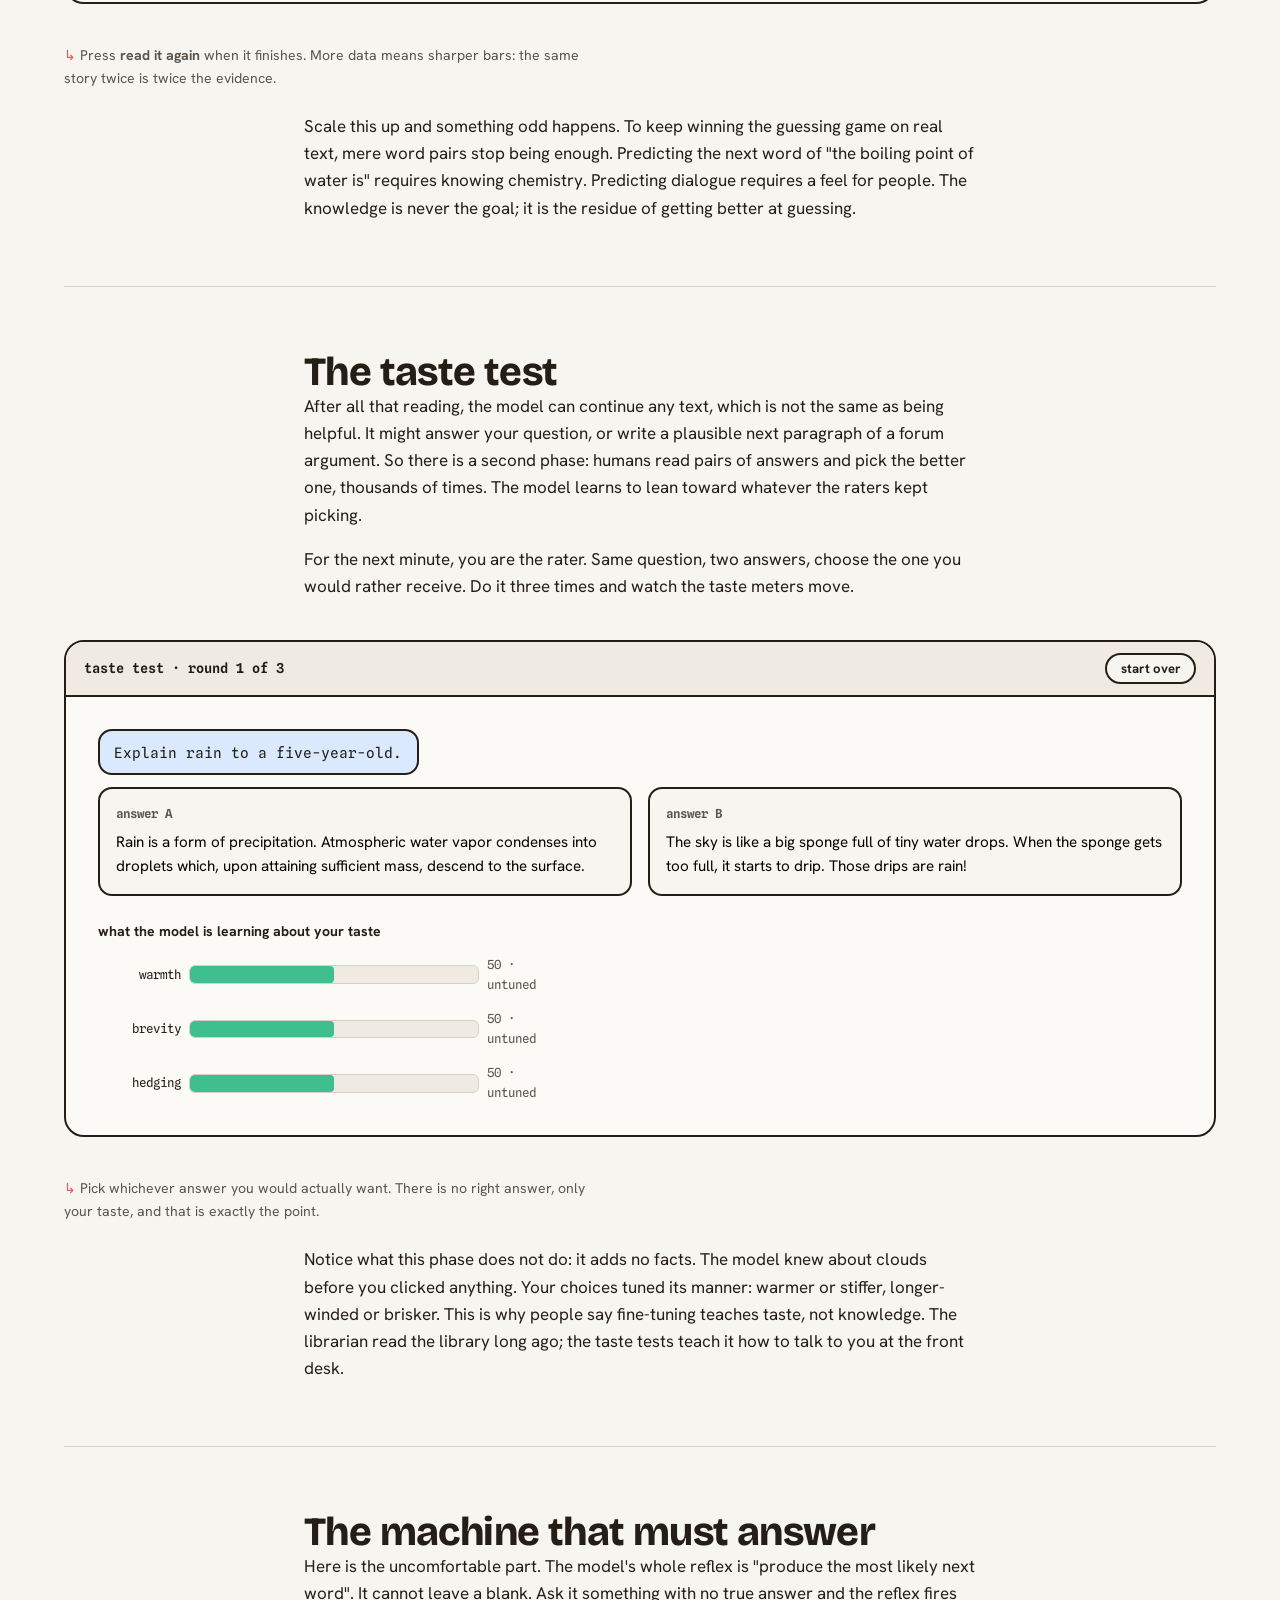
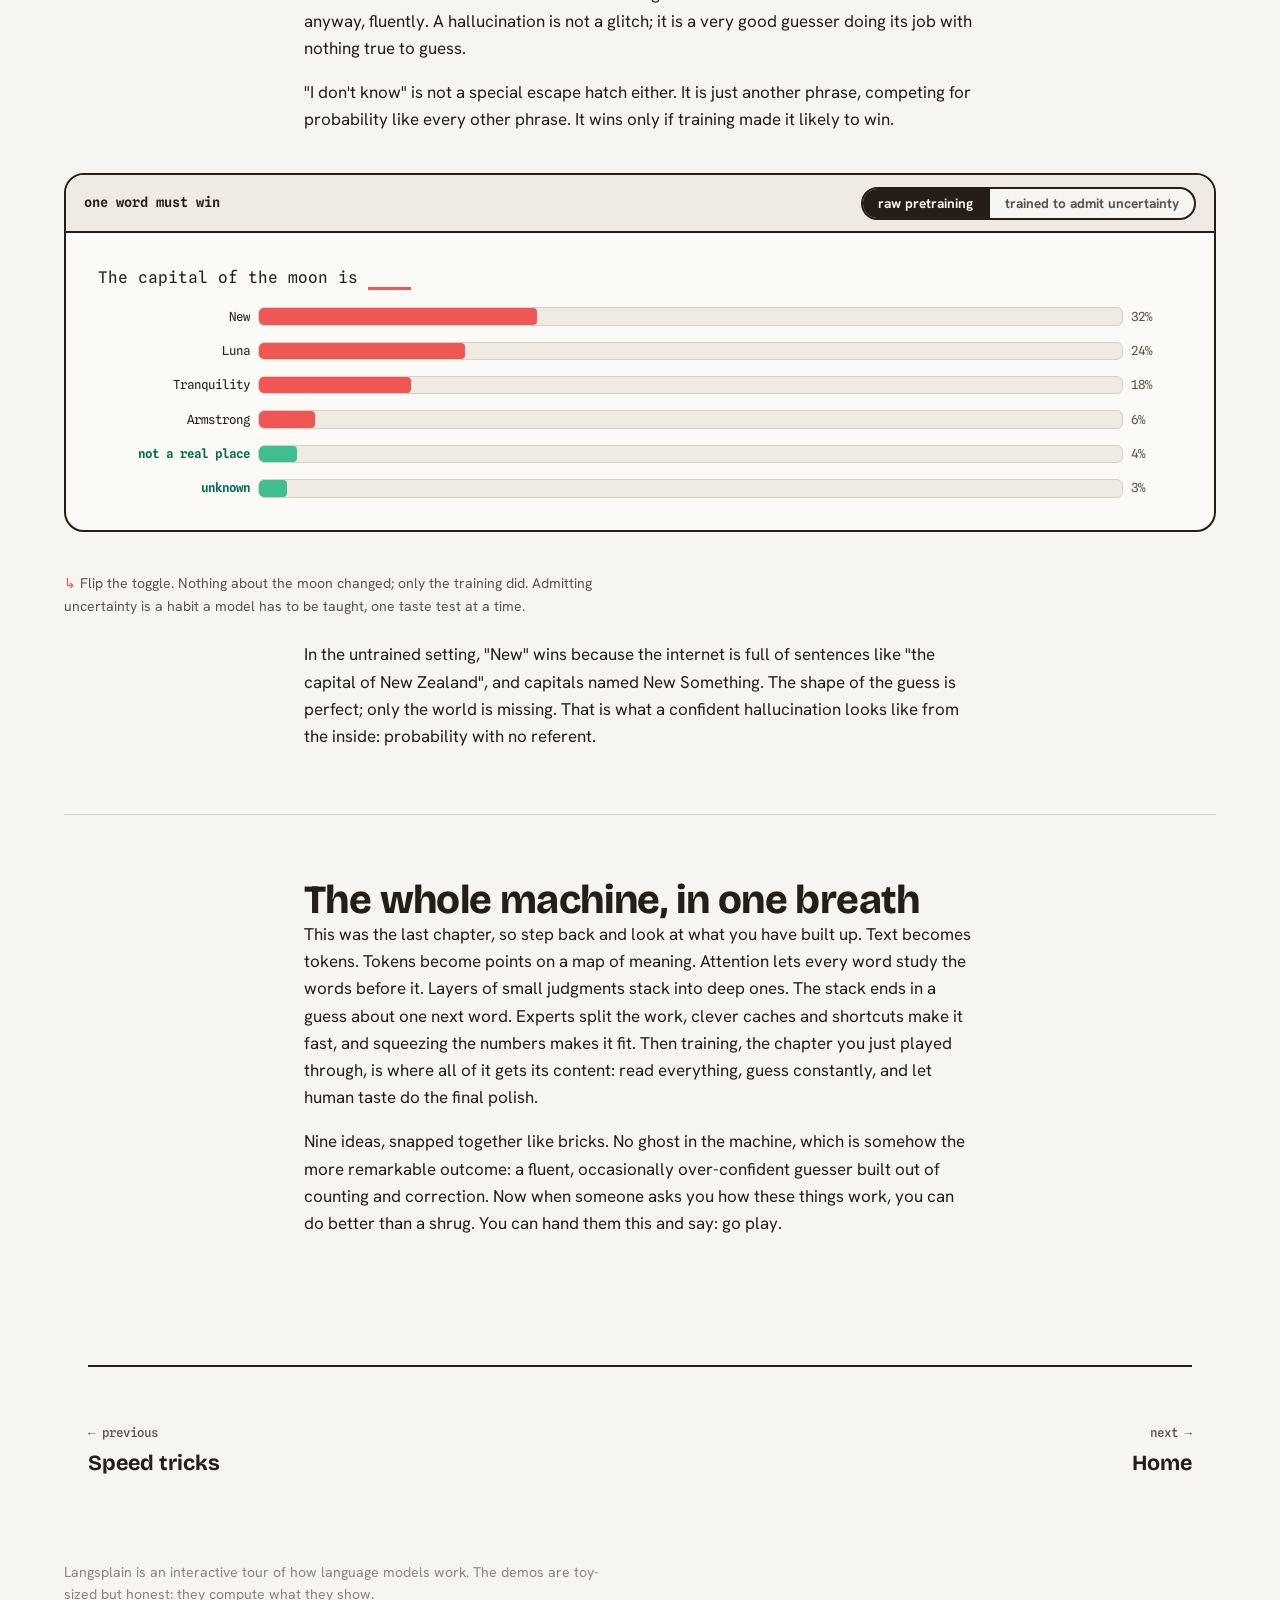
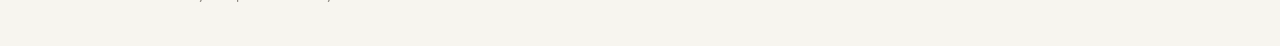
<file: training/index.html>
<!doctype html>
<html lang="en">
<head>
<meta charset="utf-8">
<meta name="viewport" content="width=device-width, initial-scale=1">
<title>Training · Langsplain</title>
<meta name="description" content="Train a tiny model in your browser, run your own taste tests, and watch a fluent guesser invent a moon capital.">
<link rel="preconnect" href="https://fonts.googleapis.com">
<link rel="preconnect" href="https://fonts.gstatic.com" crossorigin>
<link href="https://fonts.googleapis.com/css2?family=Bricolage+Grotesque:opsz,wght@12..96,400..800&family=Hanken+Grotesk:wght@400;600;700&family=Spline+Sans+Mono:wght@400;600&display=swap" rel="stylesheet">
<link rel="stylesheet" href="../assets/css/site.css">
<link rel="icon" href="../assets/favicon.svg" type="image/svg+xml">
<link rel="canonical" href="https://langsplain.com/training/">
<meta name="theme-color" content="#f7f4ec">
<meta property="og:type" content="website">
<meta property="og:site_name" content="Langsplain">
<meta property="og:title" content="Training · Langsplain">
<meta property="og:description" content="Train a tiny model in your browser, run your own taste tests, and watch a fluent guesser invent a moon capital.">
<meta property="og:url" content="https://langsplain.com/training/">
<meta property="og:image" content="https://langsplain.com/assets/og.png">
<meta property="og:image:width" content="1200">
<meta property="og:image:height" content="630">
<meta name="twitter:card" content="summary_large_image">
<meta name="twitter:title" content="Training · Langsplain">
<meta name="twitter:description" content="Train a tiny model in your browser, run your own taste tests, and watch a fluent guesser invent a moon capital.">
<meta name="twitter:image" content="https://langsplain.com/assets/og.png">
<link rel="apple-touch-icon" href="../assets/apple-touch-icon.png">
<link rel="icon" type="image/png" sizes="32x32" href="../assets/icon-32.png">
<style>
  :root {
    --bar-h: 1.15rem;
    --panel-r: 14px;
  }

  /* Demo 1: corpus reader */
  .corpus {
    font-family: var(--font-mono);
    font-size: 0.95rem;
    line-height: 2;
    max-height: 11.5rem;
    overflow-y: auto;
    border: var(--border-toy);
    border-radius: var(--panel-r);
    padding: 0.9rem 1.1rem;
    background: var(--paper);
  }
  .corpus .cw {
    opacity: 0.3;
    border-radius: 6px;
    padding: 0.05rem 0.15rem;
    transition: opacity var(--t-med) var(--ease-out), background var(--t-fast) var(--ease-out);
  }
  .corpus .cw.read { opacity: 1; }
  .corpus .cw.now { background: var(--marigold); opacity: 1; }

  .tally-grid {
    display: flex;
    flex-wrap: wrap;
    gap: 1rem;
    margin-top: 1.25rem;
  }
  .tally {
    flex: 1 1 200px;
    border: var(--border-toy);
    border-radius: var(--panel-r);
    padding: 0.8rem 0.9rem;
    background: var(--paper);
  }
  .tally h4 {
    font-family: var(--font-mono);
    font-size: 0.82rem;
    font-weight: 600;
    margin-bottom: 0.55rem;
  }
  .tally h4 .tw { background: var(--cobalt-tint); border-radius: 6px; padding: 0.05rem 0.3rem; }

  .bar-row {
    display: grid;
    grid-template-columns: 5.2rem 1fr 2.6rem;
    align-items: center;
    gap: 0.5rem;
    font-family: var(--font-mono);
    font-size: 0.78rem;
  }
  .bar-row + .bar-row { margin-top: 0.35rem; }
  .bar-row .bw { overflow: hidden; text-overflow: ellipsis; white-space: nowrap; text-align: right; }
  .bar-row .bt {
    height: var(--bar-h);
    border-radius: 6px;
    background: var(--paper-deep);
    border: 1.5px solid var(--line);
    overflow: hidden;
  }
  .bar-row .bf {
    height: 100%;
    background: var(--mint);
    border-radius: 4px;
    width: 0%;
    transition: width var(--t-med) var(--ease-out);
  }
  .bar-row .bf.uniform { background: var(--paper-deep); border-right: 2px solid var(--ink-faint); }
  .bar-row .bv { color: var(--ink-soft); }

  .quiz-panel {
    border: var(--border-toy);
    border-radius: var(--panel-r);
    padding: 0.9rem 1.1rem;
    background: var(--paper);
    margin-top: 1.25rem;
  }
  .quiz-cols { display: flex; flex-wrap: wrap; gap: 1.5rem; margin-top: 0.7rem; }
  .quiz-col { flex: 1 1 240px; }
  .quiz-col h4 { font-size: 0.82rem; font-weight: 700; color: var(--ink-soft); margin-bottom: 0.5rem; }

  .surprise {
    display: grid;
    grid-template-columns: auto 1fr auto;
    align-items: center;
    gap: 0.75rem;
    margin-top: 1.25rem;
    font-size: 0.88rem;
    font-weight: 700;
  }
  .surprise .st {
    height: 14px;
    border-radius: 999px;
    background: var(--paper-deep);
    border: 2px solid var(--ink);
    overflow: hidden;
  }
  .surprise .sf {
    height: 100%;
    background: var(--coral);
    width: 100%;
    transition: width var(--t-med) var(--ease-out);
  }
  .surprise .sv { font-family: var(--font-mono); font-weight: 500; color: var(--ink-soft); min-width: 7.5ch; text-align: right; }

  /* Demo 2: taste test */
  .cand-pair { display: grid; gap: 1rem; grid-template-columns: 1fr; margin-top: 0.75rem; }
  @media (min-width: 640px) { .cand-pair { grid-template-columns: 1fr 1fr; } }
  .cand {
    font-family: var(--font-body);
    font-size: 0.95rem;
    line-height: 1.55;
    text-align: left;
    border: var(--border-toy);
    border-radius: var(--panel-r);
    background: var(--paper);
    padding: 0.9rem 1rem 1rem;
    cursor: pointer;
    display: grid;
    gap: 0.5rem;
    align-content: start;
    transition: background var(--t-fast) var(--ease-out), transform var(--t-fast) var(--ease-out), box-shadow var(--t-fast) var(--ease-out);
  }
  .cand:hover { background: var(--marigold-tint); transform: translateY(-2px); box-shadow: 0 3px 0 var(--ink); }
  .cand:active { transform: translateY(0); box-shadow: none; }
  .cand.picked { background: var(--marigold-tint); box-shadow: 0 3px 0 var(--ink); }
  .cand.dimmed { opacity: 0.45; }
  .cand .cl {
    font-family: var(--font-mono);
    font-size: 0.78rem;
    font-weight: 600;
    color: var(--ink-soft);
  }
  .rl-prompt {
    font-family: var(--font-mono);
    font-size: 0.9rem;
    background: var(--cobalt-tint);
    border: var(--border-toy);
    border-radius: var(--panel-r);
    padding: 0.6rem 0.9rem;
    display: inline-block;
  }
  .meters { margin-top: 1.5rem; display: grid; gap: 0.55rem; max-width: 440px; }
  .meters .bar-row { grid-template-columns: 5.2rem 1fr 3.2rem; }
  .meters .bf { background: var(--mint); }
  .final-panel {
    margin-top: 1.5rem;
    border: var(--border-toy);
    border-radius: var(--panel-r);
    background: var(--mint-tint);
    padding: 1rem 1.1rem;
  }
  .final-panel .fl { font-family: var(--font-mono); font-size: 0.78rem; font-weight: 600; color: var(--mint-deep); margin-bottom: 0.45rem; }
  .final-panel .ft { font-size: 1rem; line-height: 1.6; min-height: 3.2em; }

  /* Demo 3: hallucination bars */
  .hall-prompt { font-family: var(--font-mono); font-size: 1rem; margin-bottom: 1rem; }
  .hall-prompt .blank { border-bottom: 3px solid var(--coral); padding-inline: 0.4rem; }
  .hall-rows { display: grid; gap: 0.55rem; }
  .hall-rows .bar-row { grid-template-columns: 9.5rem 1fr 3.2rem; }
  .hall-rows .bf { transition: none; }
  .hall-rows .bw { text-align: right; }
  .hall-rows .honest .bw { color: var(--mint-deep); font-weight: 600; }
  .hall-rows .honest .bf { background: var(--mint); }
  .hall-rows .fluent .bf { background: var(--coral); }

  .visually-hidden {
    position: absolute; width: 1px; height: 1px;
    clip-path: inset(50%); overflow: hidden; white-space: nowrap;
  }
</style>
</head>
<body>

<header class="wrap">
  <nav class="site-nav" aria-label="Site">
    <a class="brand" href="../">langsplain<span class="dot">.</span></a>
    <div class="nav-links">
      <a href="../#journey">All chapters</a>
    </div>
  </nav>
</header>

<main class="wrap">
  <header class="chapter-head">
    <p class="kicker"><b>09</b> / training</p>
    <h1>Where the knowing comes from</h1>
    <p class="lede">Nobody typed facts into the model. It read, it guessed, it got corrected, trillions of times. You can watch the whole idea happen in miniature, right here.</p>
  </header>

  <!-- ============ Demo 1: pretraining ============ -->
  <section class="section" aria-labelledby="pre-title">
    <div class="prose">
      <h2 id="pre-title">Reading as a workout</h2>
      <p>Pretraining is one game played at absurd scale: cover the next word, guess it, peek, adjust. No rules are written down. The model earns everything it knows by being wrong slightly less often, word after word, across trillions of words of text.</p>
      <p>The model below is real and it starts out knowing nothing. Press <strong>read</strong> and it will read a tiny story, keeping real counts of which word follows which. Every bar you see is a real tally, built in your browser, right now.</p>
    </div>

    <div class="stage">
      <div class="stage-bar">
        <span class="stage-title">pretraining · guess, peek, adjust</span>
        <div style="display:flex; gap:0.5rem;">
          <button class="btn small primary" id="read-btn">read</button>
          <button class="btn small" id="reset-pre">reset</button>
        </div>
      </div>
      <div class="stage-body">
        <div class="corpus" id="corpus" aria-label="Training text"></div>

        <div class="surprise">
          <span>surprise</span>
          <div class="st" role="img" aria-hidden="true"><div class="sf" id="surprise-fill"></div></div>
          <span class="sv" id="surprise-val">not yet</span>
        </div>
        <p class="hint" id="surprise-hint">the surprise meter is the model wincing: high means "did not see that word coming". Watch it sink as the counts grow.</p>

        <div class="tally-grid" id="tallies"></div>

        <div class="quiz-panel">
          <p style="font-size:0.9rem; font-weight:700;">pop quiz: <span class="mono">the ___</span></p>
          <div class="quiz-cols">
            <div class="quiz-col">
              <h4>before reading: every word is an equal shrug</h4>
              <div id="quiz-before"></div>
            </div>
            <div class="quiz-col">
              <h4>after reading: the counts do the talking</h4>
              <div id="quiz-after"></div>
            </div>
          </div>
          <p class="visually-hidden" role="status" id="quiz-summary"></p>
        </div>

        <noscript><p>This demo needs JavaScript.</p></noscript>
      </div>
    </div>
    <p class="hint">Press <strong>read it again</strong> when it finishes. More data means sharper bars: the same story twice is twice the evidence.</p>

    <div class="prose" style="margin-top:1.5rem;">
      <p>Scale this up and something odd happens. To keep winning the guessing game on real text, mere word pairs stop being enough. Predicting the next word of "the boiling point of water is" requires knowing chemistry. Predicting dialogue requires a feel for people. The knowledge is never the goal; it is the residue of getting better at guessing.</p>
    </div>
  </section>

  <!-- ============ Demo 2: RLHF ============ -->
  <section class="section" aria-labelledby="rl-title">
    <div class="prose">
      <h2 id="rl-title">The taste test</h2>
      <p>After all that reading, the model can continue any text, which is not the same as being helpful. It might answer your question, or write a plausible next paragraph of a forum argument. So there is a second phase: humans read pairs of answers and pick the better one, thousands of times. The model learns to lean toward whatever the raters kept picking.</p>
      <p>For the next minute, you are the rater. Same question, two answers, choose the one you would rather receive. Do it three times and watch the taste meters move.</p>
    </div>

    <div class="stage">
      <div class="stage-bar">
        <span class="stage-title" id="rl-round">taste test · round 1 of 3</span>
        <button class="btn small" id="rl-reset">start over</button>
      </div>
      <div class="stage-body">
        <p class="rl-prompt">Explain rain to a five-year-old.</p>
        <div class="cand-pair" id="cand-pair"></div>

        <div class="meters" aria-live="polite" id="meters"></div>

        <div id="final-slot"></div>
        <noscript><p>This demo needs JavaScript.</p></noscript>
      </div>
    </div>
    <p class="hint">Pick whichever answer you would actually want. There is no right answer, only your taste, and that is exactly the point.</p>

    <div class="prose" style="margin-top:1.5rem;">
      <p>Notice what this phase does not do: it adds no facts. The model knew about clouds before you clicked anything. Your choices tuned its manner: warmer or stiffer, longer-winded or brisker. This is why people say fine-tuning teaches taste, not knowledge. The librarian read the library long ago; the taste tests teach it how to talk to you at the front desk.</p>
    </div>
  </section>

  <!-- ============ Demo 3: hallucination ============ -->
  <section class="section" aria-labelledby="hall-title">
    <div class="prose">
      <h2 id="hall-title">The machine that must answer</h2>
      <p>Here is the uncomfortable part. The model's whole reflex is "produce the most likely next word". It cannot leave a blank. Ask it something with no true answer and the reflex fires anyway, fluently. A hallucination is not a glitch; it is a very good guesser doing its job with nothing true to guess.</p>
      <p>"I don't know" is not a special escape hatch either. It is just another phrase, competing for probability like every other phrase. It wins only if training made it likely to win.</p>
    </div>

    <div class="stage">
      <div class="stage-bar">
        <span class="stage-title">one word must win</span>
        <div class="seg" role="group" aria-label="Training style" id="hall-toggle"></div>
      </div>
      <div class="stage-body">
        <p class="hall-prompt">The capital of the moon is <span class="blank">&nbsp;&nbsp;&nbsp;</span></p>
        <div class="hall-rows" id="hall-rows" role="img" aria-label="Probability of each continuation"></div>
        <p class="visually-hidden" role="status" id="hall-summary"></p>
        <noscript><p>This demo needs JavaScript.</p></noscript>
      </div>
    </div>
    <p class="hint">Flip the toggle. Nothing about the moon changed; only the training did. Admitting uncertainty is a habit a model has to be taught, one taste test at a time.</p>

    <div class="prose" style="margin-top:1.5rem;">
      <p>In the untrained setting, "New" wins because the internet is full of sentences like "the capital of New Zealand", and capitals named New Something. The shape of the guess is perfect; only the world is missing. That is what a confident hallucination looks like from the inside: probability with no referent.</p>
    </div>
  </section>

  <!-- ============ Outro ============ -->
  <section class="section" aria-labelledby="outro-title">
    <div class="prose">
      <h2 id="outro-title">The whole machine, in one breath</h2>
      <p>This was the last chapter, so step back and look at what you have built up. Text becomes tokens. Tokens become points on a map of meaning. Attention lets every word study the words before it. Layers of small judgments stack into deep ones. The stack ends in a guess about one next word. Experts split the work, clever caches and shortcuts make it fast, and squeezing the numbers makes it fit. Then training, the chapter you just played through, is where all of it gets its content: read everything, guess constantly, and let human taste do the final polish.</p>
      <p>Nine ideas, snapped together like bricks. No ghost in the machine, which is somehow the more remarkable outcome: a fluent, occasionally over-confident guesser built out of counting and correction. Now when someone asks you how these things work, you can do better than a shrug. You can hand them this and say: go play.</p>
    </div>
  </section>

  <nav class="pager wrap" aria-label="Chapters">
    <a href="../speed/"><span class="dir">← previous</span>Speed tricks</a>
    <a class="next" href="../"><span class="dir">next →</span>Home</a>
  </nav>
</main>

<footer class="site-footer wrap">
  <p>Langsplain is an interactive tour of how language models work. The demos are toy-sized but honest: they compute what they show.</p>
</footer>

<script type="module" src="../assets/js/training.js"></script>
</body>
</html>
</file>
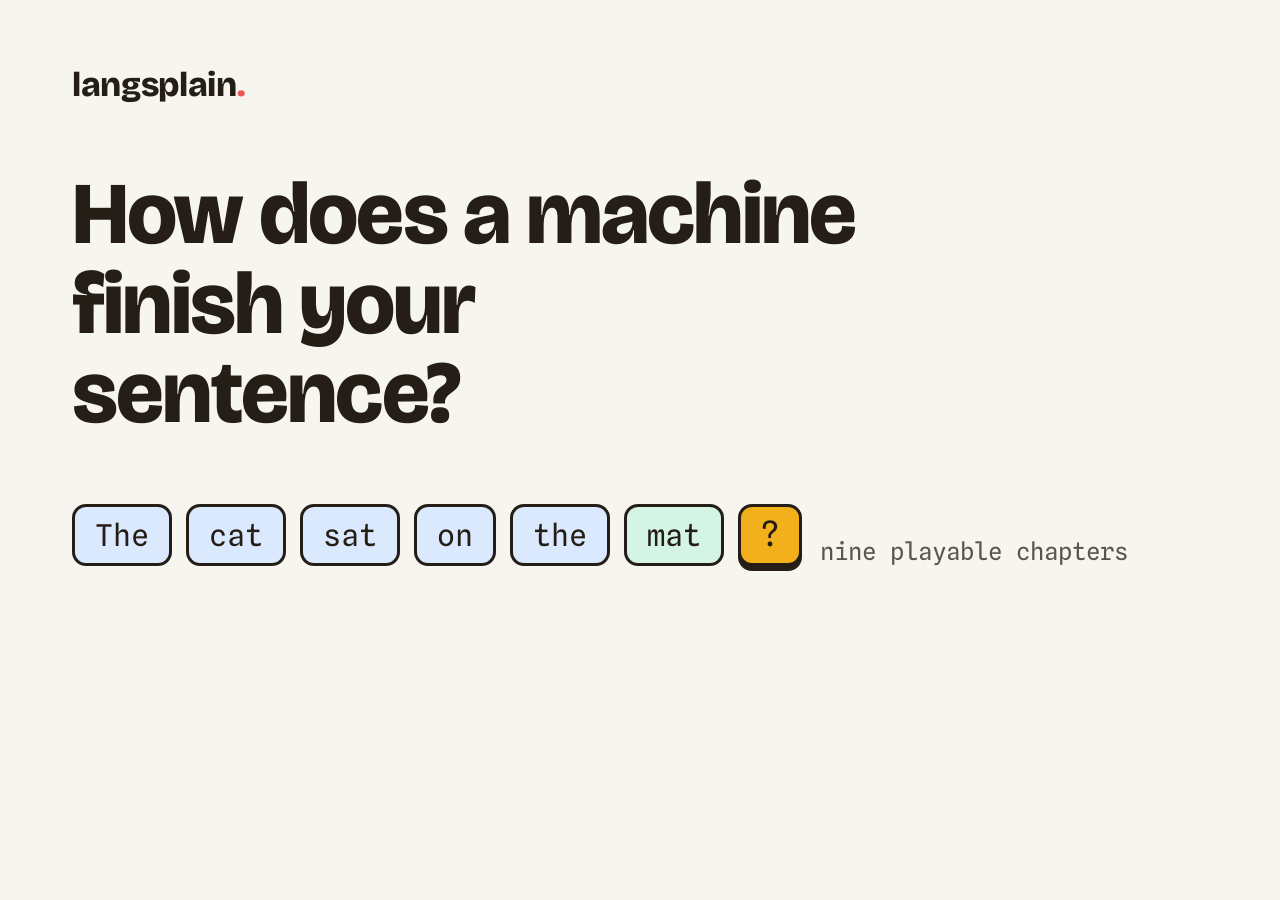
<file: assets/og.html>
<!doctype html>
<html lang="en">
<head>
<meta charset="utf-8">
<link rel="preconnect" href="https://fonts.googleapis.com">
<link rel="preconnect" href="https://fonts.gstatic.com" crossorigin>
<link href="https://fonts.googleapis.com/css2?family=Bricolage+Grotesque:opsz,wght@12..96,400..800&family=Spline+Sans+Mono:wght@400;600&display=swap" rel="stylesheet">
<style>
  :root {
    --paper: oklch(0.97 0.008 85);
    --ink: oklch(0.24 0.015 75);
    --ink-soft: oklch(0.45 0.015 75);
    --coral: oklch(0.66 0.19 25);
    --cobalt-tint: oklch(0.93 0.035 262);
    --mint-tint: oklch(0.94 0.04 165);
    --marigold: oklch(0.8 0.16 80);
  }
  * { margin: 0; box-sizing: border-box; }
  body {
    width: 1200px; height: 630px;
    background: var(--paper);
    font-family: "Bricolage Grotesque", sans-serif;
    color: var(--ink);
    padding: 64px 72px;
    display: flex; flex-direction: column; justify-content: space-between;
    overflow: hidden;
  }
  .brand { font-weight: 800; font-size: 34px; letter-spacing: -0.01em; }
  .brand .dot { color: var(--coral); }
  h1 {
    font-size: 88px; font-weight: 800; line-height: 1.02;
    letter-spacing: -0.02em; max-width: 15ch;
  }
  .chips { display: flex; gap: 14px; align-items: center; }
  .token {
    font-family: "Spline Sans Mono", monospace;
    font-size: 30px;
    padding: 10px 20px;
    border: 3px solid var(--ink);
    border-radius: 14px;
    background: var(--cobalt-tint);
  }
  .token.out { background: var(--mint-tint); }
  .token.active { background: var(--marigold); box-shadow: 0 5px 0 var(--ink); }
  .cursor { font-family: "Spline Sans Mono", monospace; font-size: 34px; color: var(--ink-soft); }
  .tag { font-family: "Spline Sans Mono", monospace; font-size: 24px; color: var(--ink-soft); }
  .row { display: flex; justify-content: space-between; align-items: flex-end; }
</style>
</head>
<body>
  <div class="brand">langsplain<span class="dot">.</span></div>
  <h1>How does a machine finish your sentence?</h1>
  <div class="row">
    <div class="chips">
      <span class="token">The</span>
      <span class="token">cat</span>
      <span class="token">sat</span>
      <span class="token">on</span>
      <span class="token">the</span>
      <span class="token out">mat</span>
      <span class="token active">?</span>
    </div>
    <div class="tag">nine playable chapters</div>
  </div>
</body>
</html>
</file>
<file: assets/css/site.css>
/* ==========================================================================
   Langsplain — shared design system
   Warm paper, full-palette toy shop. See DESIGN.md.
   ========================================================================== */

:root {
  /* Surfaces & ink */
  --paper: oklch(0.97 0.008 85);
  --paper-deep: oklch(0.94 0.012 85);
  --ink: oklch(0.24 0.015 75);
  --ink-soft: oklch(0.45 0.015 75);
  --ink-faint: oklch(0.62 0.012 75);
  --line: oklch(0.86 0.015 80);

  /* Palette roles — consistent meaning across every demo:
     cobalt = input/query · coral = weight/attention · mint = output/prediction
     marigold = the thing under your finger */
  --coral: oklch(0.66 0.19 25);
  --cobalt: oklch(0.52 0.19 262);
  --marigold: oklch(0.8 0.16 80);
  --mint: oklch(0.72 0.13 165);

  /* Tints for chips and demo surfaces */
  --coral-tint: oklch(0.93 0.04 25);
  --cobalt-tint: oklch(0.93 0.035 262);
  --marigold-tint: oklch(0.95 0.05 85);
  --mint-tint: oklch(0.94 0.04 165);

  /* Darker variants for text-on-tint (AA) */
  --coral-deep: oklch(0.5 0.18 25);
  --cobalt-deep: oklch(0.42 0.17 262);
  --marigold-deep: oklch(0.55 0.13 80);
  --mint-deep: oklch(0.47 0.11 165);

  /* Type */
  --font-display: "Bricolage Grotesque", system-ui, sans-serif;
  --font-body: "Hanken Grotesk", system-ui, sans-serif;
  --font-mono: "Spline Sans Mono", ui-monospace, monospace;

  /* Motion */
  --ease-out: cubic-bezier(0.16, 1, 0.3, 1);
  --t-fast: 180ms;
  --t-med: 320ms;
  --t-slow: 560ms;

  /* Shape */
  --r-chip: 10px;
  --r-stage: 20px;
  --border-toy: 2px solid var(--ink);
}

* { box-sizing: border-box; margin: 0; padding: 0; }

html { scroll-behavior: smooth; }
@media (prefers-reduced-motion: reduce) {
  html { scroll-behavior: auto; }
}

body {
  background: var(--paper);
  color: var(--ink);
  font-family: var(--font-body);
  font-size: 1.0625rem;
  line-height: 1.6;
  -webkit-font-smoothing: antialiased;
}

/* ---------- Typography ---------- */

h1, h2, h3 {
  font-family: var(--font-display);
  line-height: 1.05;
  letter-spacing: -0.015em;
  text-wrap: balance;
}
h1 { font-size: clamp(2.6rem, 7vw, 4.6rem); font-weight: 800; }
h2 { font-size: clamp(1.7rem, 4vw, 2.5rem); font-weight: 750; }
h3 { font-size: clamp(1.15rem, 2.4vw, 1.4rem); font-weight: 700; }

p { max-width: 68ch; }
a { color: var(--cobalt-deep); text-decoration-thickness: 1.5px; text-underline-offset: 3px; }
a:hover { color: var(--coral); }
strong { font-weight: 700; }
code, .mono { font-family: var(--font-mono); font-size: 0.92em; }

::selection { background: var(--marigold); color: var(--ink); }

:focus-visible {
  outline: 3px solid var(--cobalt);
  outline-offset: 2px;
  border-radius: 4px;
}

/* ---------- Page scaffold ---------- */

.wrap { width: min(100% - 3rem, 72rem); margin-inline: auto; }
.prose { width: min(100% - 3rem, 42rem); margin-inline: auto; }
.prose p + p { margin-top: 1em; }

/* Top nav */
.site-nav {
  display: flex;
  align-items: center;
  justify-content: space-between;
  gap: 1rem;
  padding: 1.1rem 0;
}
.site-nav .brand {
  font-family: var(--font-display);
  font-weight: 800;
  font-size: 1.25rem;
  text-decoration: none;
  color: var(--ink);
  letter-spacing: -0.01em;
}
.site-nav .brand .dot { color: var(--coral); }
.site-nav .nav-links { display: flex; gap: 1.25rem; font-size: 0.95rem; }
.site-nav .nav-links a { color: var(--ink-soft); text-decoration: none; font-weight: 600; }
.site-nav .nav-links a:hover { color: var(--ink); }

/* Chapter header */
.chapter-head { padding: clamp(2.5rem, 7vw, 5rem) 0 clamp(1.5rem, 4vw, 2.5rem); }
.chapter-head .kicker {
  font-family: var(--font-mono);
  font-size: 0.85rem;
  color: var(--ink-soft);
  margin-bottom: 0.9rem;
}
.chapter-head .kicker b { color: var(--coral); font-weight: 600; }
.chapter-head .lede {
  font-size: clamp(1.1rem, 2.2vw, 1.3rem);
  color: var(--ink-soft);
  margin-top: 1.1rem;
  max-width: 46ch;
}

/* Section rhythm */
.section { padding-block: clamp(2rem, 6vw, 4rem); }
.section + .section { border-top: 1px solid var(--line); }

/* ---------- Demo stage ---------- */

.stage {
  background: oklch(0.985 0.006 85);
  border: var(--border-toy);
  border-radius: var(--r-stage);
  overflow: hidden;
  margin-block: clamp(1.5rem, 4vw, 2.5rem);
}
.stage-bar {
  display: flex;
  flex-wrap: wrap;
  align-items: center;
  justify-content: space-between;
  gap: 0.5rem 1rem;
  padding: 0.7rem 1.1rem;
  border-bottom: 2px solid var(--ink);
  background: var(--paper-deep);
}
.stage-bar .stage-title {
  font-family: var(--font-mono);
  font-size: 0.85rem;
  font-weight: 600;
}
.stage-body { padding: clamp(1rem, 3vw, 2rem); }
.stage-body.flush { padding: 0; }

/* ---------- Controls ---------- */

.btn {
  font-family: var(--font-body);
  font-weight: 700;
  font-size: 0.95rem;
  color: var(--ink);
  background: var(--paper);
  border: var(--border-toy);
  border-radius: 999px;
  padding: 0.45rem 1.1rem;
  cursor: pointer;
  transition: transform var(--t-fast) var(--ease-out), background var(--t-fast) var(--ease-out), box-shadow var(--t-fast) var(--ease-out);
}
.btn:hover { background: var(--marigold-tint); transform: translateY(-1px); box-shadow: 0 3px 0 var(--ink); }
.btn:active { transform: translateY(1px); box-shadow: none; }
.btn.primary { background: var(--coral); color: oklch(0.98 0.01 25); }
.btn.primary:hover { background: var(--coral-deep); }
.btn.small { font-size: 0.82rem; padding: 0.3rem 0.85rem; }

/* Chunky slider */
.knob { display: grid; gap: 0.35rem; min-width: 0; }
.knob-label {
  display: flex;
  justify-content: space-between;
  align-items: baseline;
  gap: 0.75rem;
  font-size: 0.88rem;
  font-weight: 700;
}
.knob-label .value { font-family: var(--font-mono); font-weight: 500; color: var(--ink-soft); }
input[type="range"] {
  appearance: none;
  -webkit-appearance: none;
  width: 100%;
  height: 10px;
  border-radius: 999px;
  background: var(--paper-deep);
  border: 2px solid var(--ink);
  cursor: grab;
}
input[type="range"]:active { cursor: grabbing; }
input[type="range"]::-webkit-slider-thumb {
  appearance: none;
  -webkit-appearance: none;
  width: 26px; height: 26px;
  border-radius: 50%;
  background: var(--marigold);
  border: 2px solid var(--ink);
  box-shadow: 0 2px 0 var(--ink);
  transition: transform var(--t-fast) var(--ease-out);
}
input[type="range"]::-webkit-slider-thumb:hover { transform: scale(1.12); }
input[type="range"]::-moz-range-thumb {
  width: 22px; height: 22px;
  border-radius: 50%;
  background: var(--marigold);
  border: 2px solid var(--ink);
  box-shadow: 0 2px 0 var(--ink);
}

/* Segmented control */
.seg { display: inline-flex; border: var(--border-toy); border-radius: 999px; overflow: hidden; background: var(--paper); }
.seg button {
  font-family: var(--font-body);
  font-weight: 700;
  font-size: 0.85rem;
  padding: 0.35rem 0.95rem;
  border: none;
  background: transparent;
  color: var(--ink-soft);
  cursor: pointer;
  transition: background var(--t-fast) var(--ease-out), color var(--t-fast) var(--ease-out);
}
.seg button + button { border-left: 2px solid var(--ink); }
.seg button[aria-pressed="true"] { background: var(--ink); color: var(--paper); }

/* ---------- Token chip: the atomic unit ---------- */

.token {
  display: inline-flex;
  align-items: center;
  font-family: var(--font-mono);
  font-size: 0.95rem;
  padding: 0.3rem 0.6rem;
  border: var(--border-toy);
  border-radius: var(--r-chip);
  background: var(--paper);
  white-space: pre;
  transition: background var(--t-med) var(--ease-out), transform var(--t-med) var(--ease-out), box-shadow var(--t-med) var(--ease-out);
}
.token.input { background: var(--cobalt-tint); }
.token.weight { background: var(--coral-tint); }
.token.output { background: var(--mint-tint); }
.token.active { background: var(--marigold); box-shadow: 0 3px 0 var(--ink); transform: translateY(-2px); }
button.token { cursor: pointer; }
button.token:hover { background: var(--marigold-tint); }

.token-row { display: flex; flex-wrap: wrap; gap: 0.5rem; align-items: center; }

/* ---------- Footer / chapter pager ---------- */

.pager {
  display: flex;
  justify-content: space-between;
  gap: 1rem;
  padding-block: clamp(2rem, 5vw, 3.5rem);
  border-top: 2px solid var(--ink);
  margin-top: clamp(2rem, 6vw, 4rem);
}
.pager a {
  text-decoration: none;
  color: var(--ink);
  font-weight: 700;
  font-family: var(--font-display);
  font-size: clamp(1.05rem, 2.5vw, 1.35rem);
  display: grid;
  gap: 0.2rem;
}
.pager a .dir { font-family: var(--font-mono); font-size: 0.78rem; font-weight: 500; color: var(--ink-soft); }
.pager a:hover { color: var(--coral); }
.pager .next { text-align: right; margin-left: auto; }

.site-footer {
  padding: 1.5rem 0 2.5rem;
  color: var(--ink-faint);
  font-size: 0.88rem;
}
.site-footer a { color: var(--ink-soft); }

/* ---------- Utilities ---------- */

.controls-row { display: flex; flex-wrap: wrap; gap: 1.25rem 2rem; align-items: end; margin-top: 1.25rem; }
.controls-row .knob { flex: 1 1 200px; max-width: 320px; }

.legend { display: flex; flex-wrap: wrap; gap: 0.4rem 1.1rem; font-size: 0.82rem; font-weight: 600; color: var(--ink-soft); }
.legend .swatch {
  display: inline-block;
  width: 0.75em; height: 0.75em;
  border-radius: 3px;
  border: 1.5px solid var(--ink);
  margin-right: 0.4em;
  vertical-align: baseline;
}

.hint { font-size: 0.88rem; color: var(--ink-soft); }
.hint::before { content: "↳ "; color: var(--coral); }

@media (prefers-reduced-motion: reduce) {
  *, *::before, *::after {
    animation-duration: 0.01ms !important;
    animation-iteration-count: 1 !important;
    transition-duration: 0.01ms !important;
  }
}
</file>
